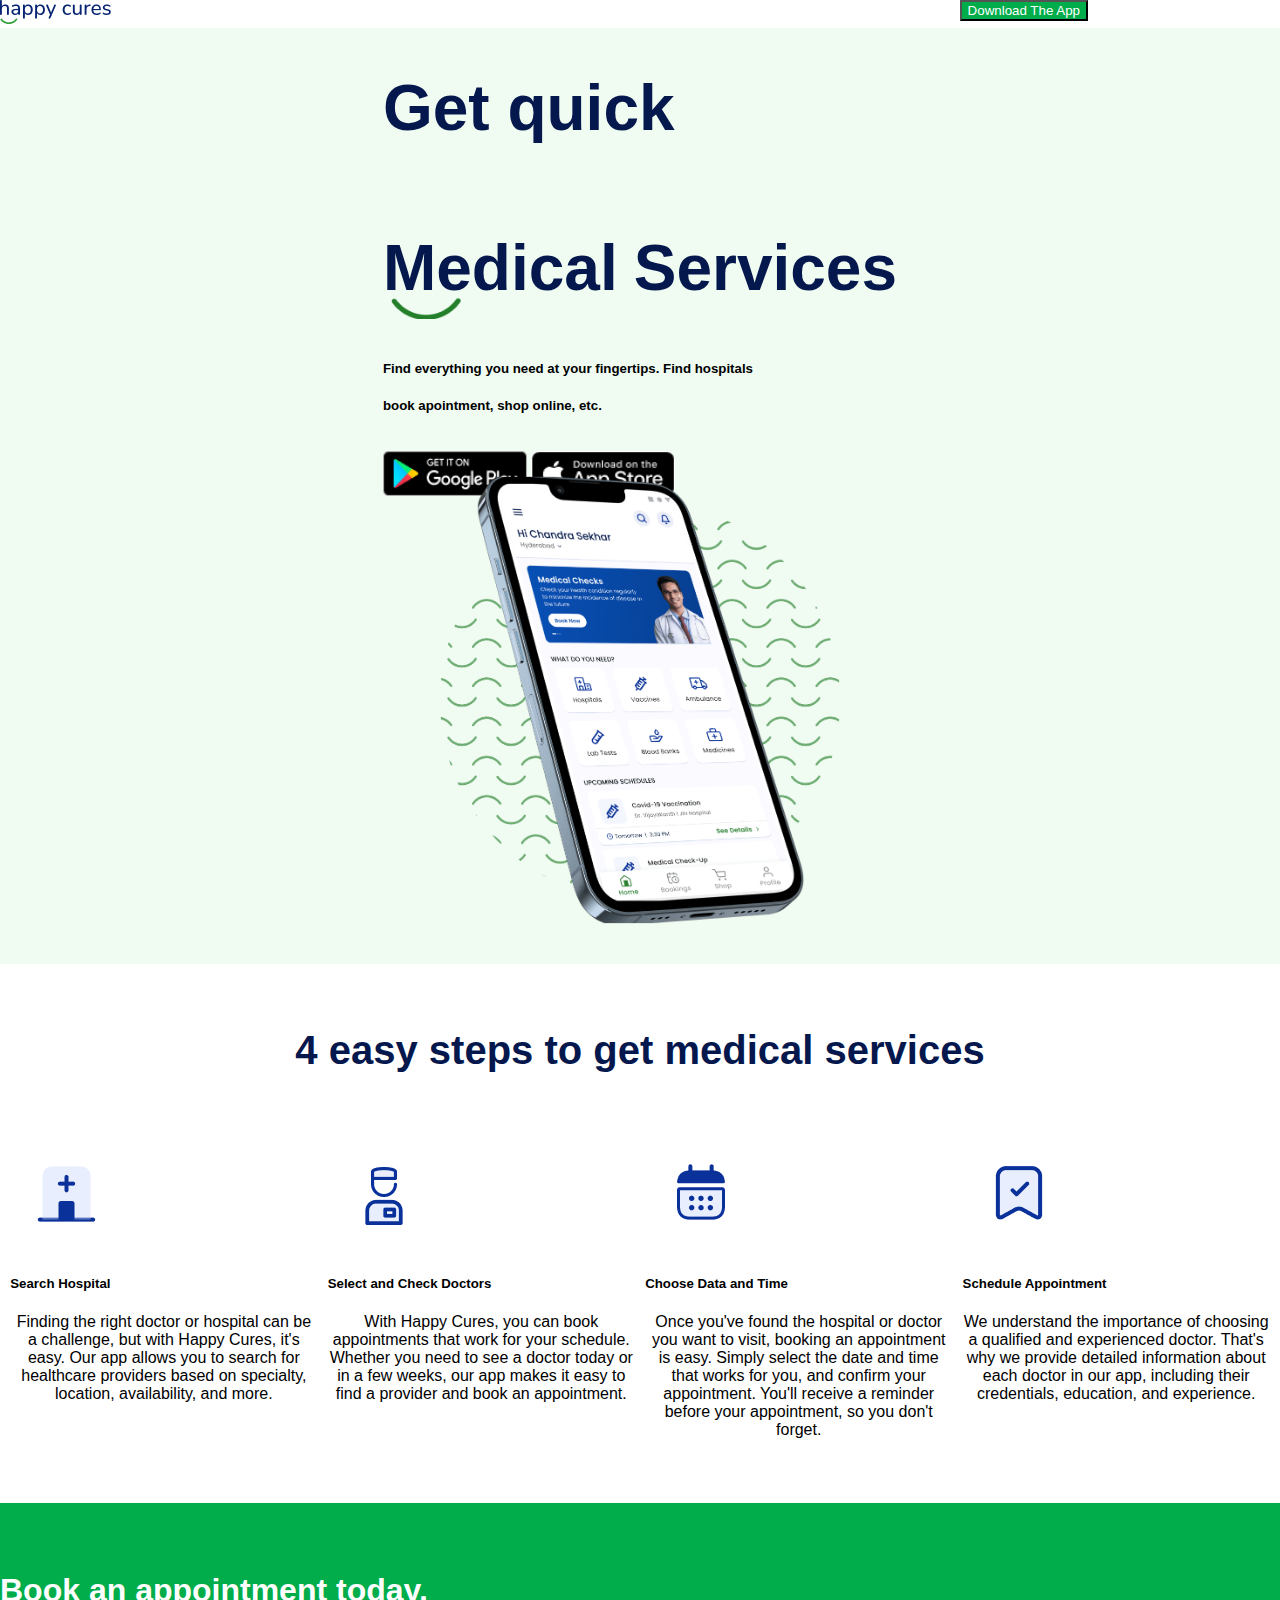
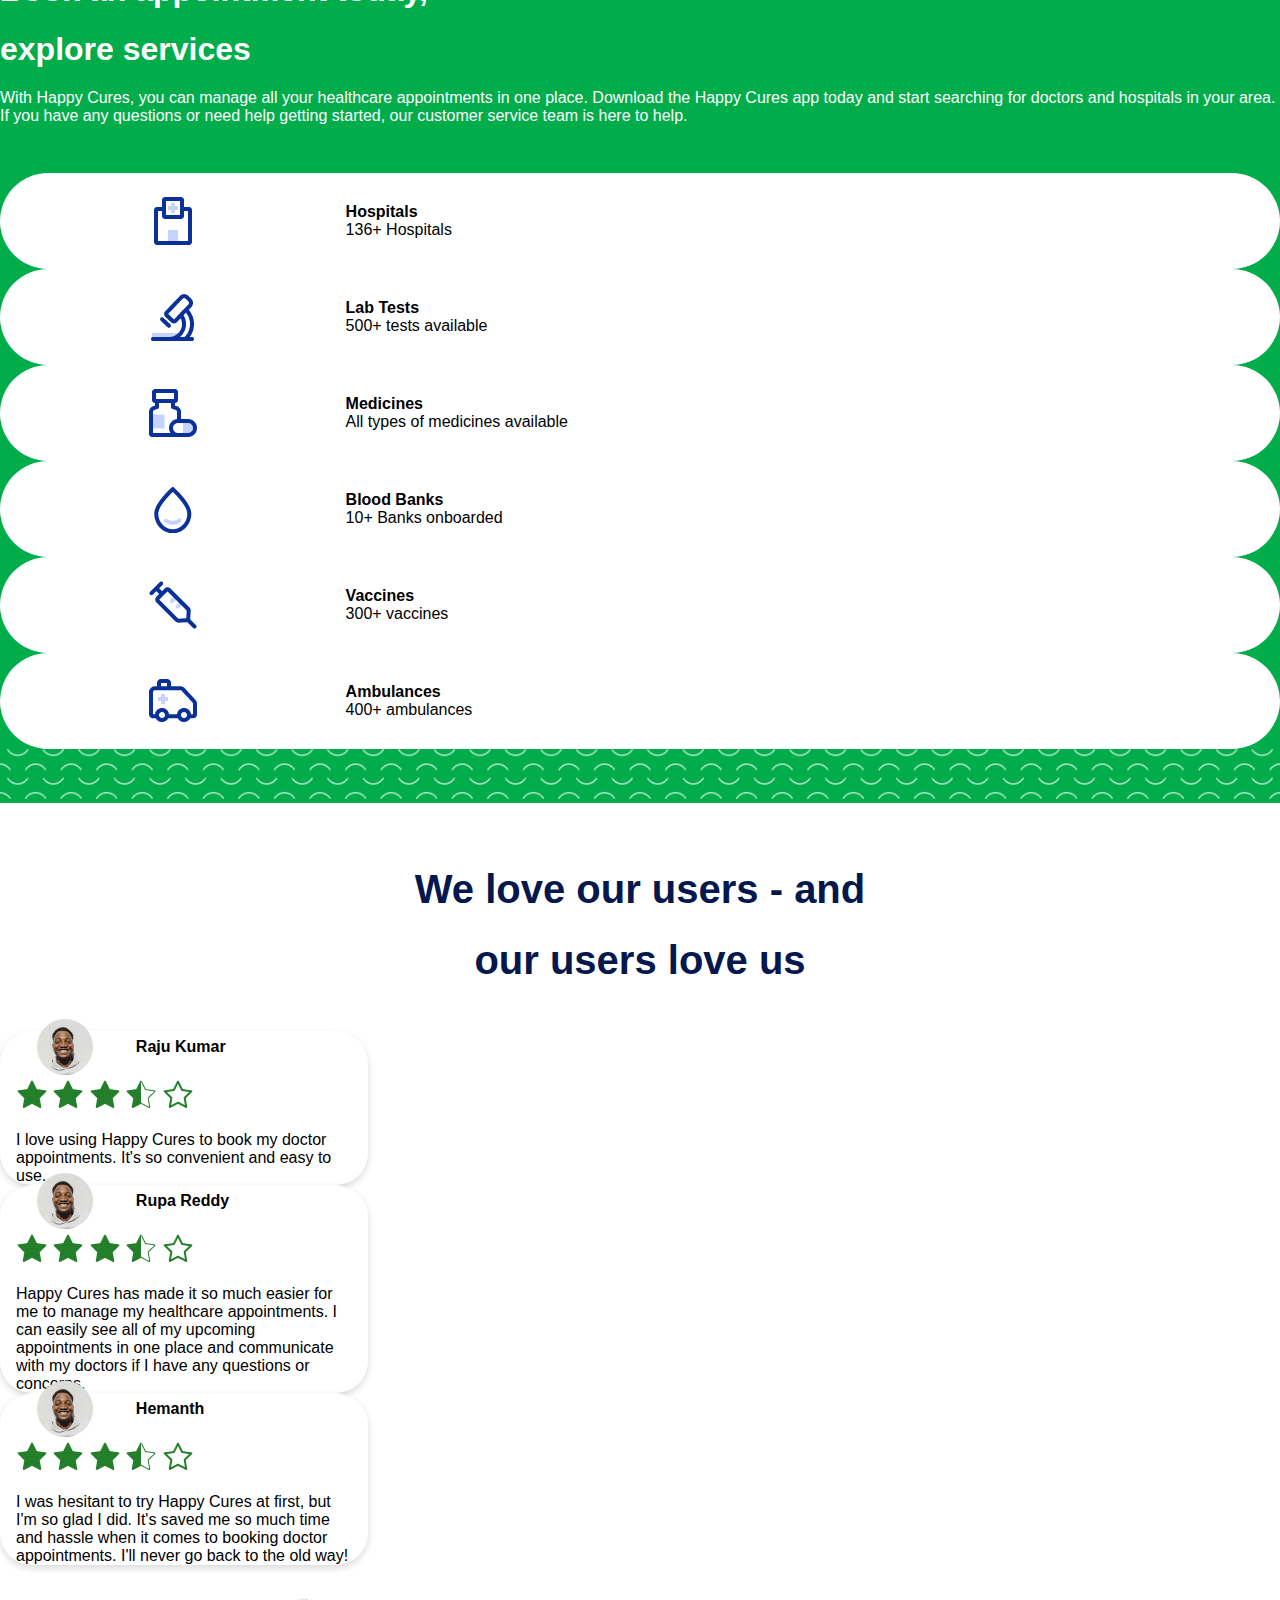
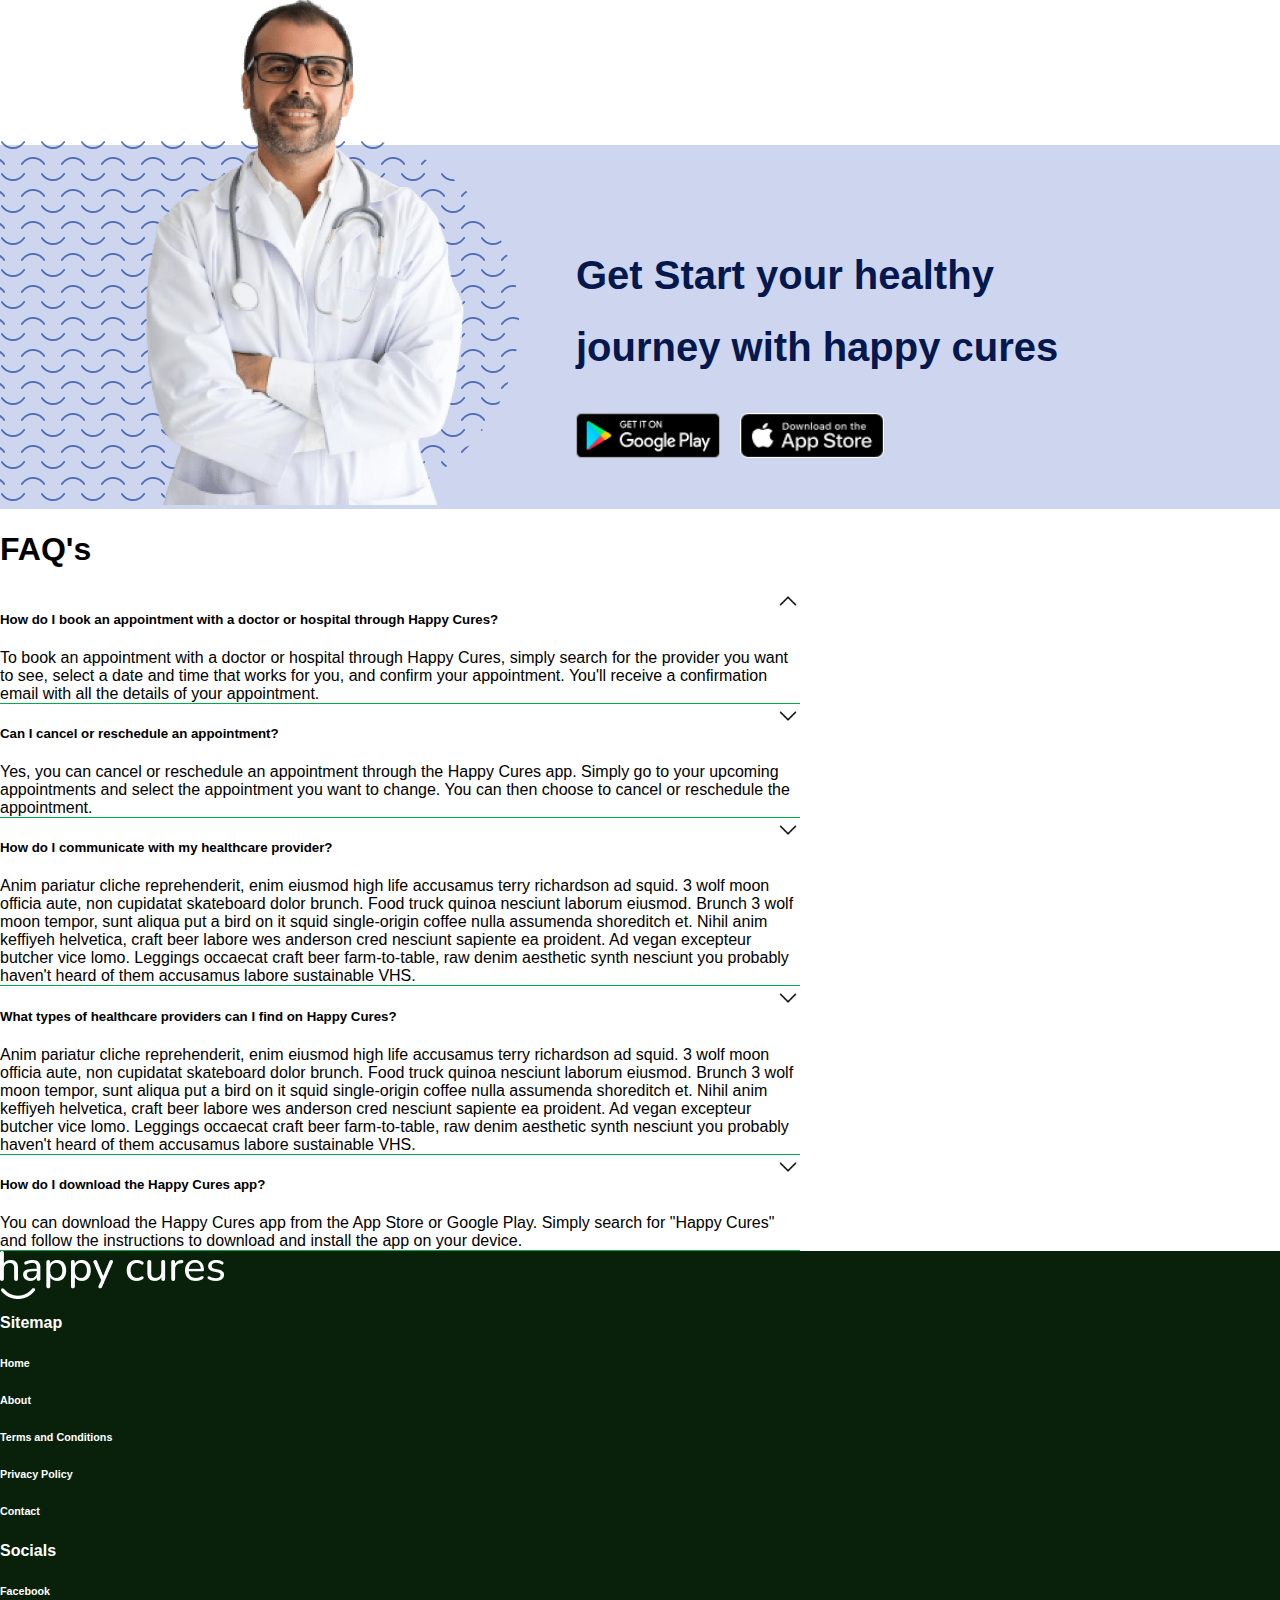
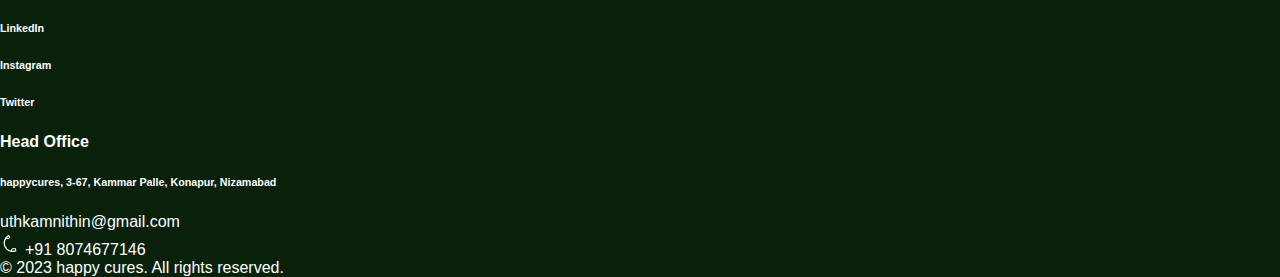
<file: User-Side/HTML/index.html>
<!DOCTYPE html>
<html lang="en">

<head>
    <meta charset="UTF-8">
    <meta http-equiv="X-UA-Compatible" content="IE=edge">
    <meta name="viewport" content="width=device-width, initial-scale=1.0">
    <title>Happy Cures</title>
    <link rel="stylesheet" href="https://cdn.jsdelivr.net/npm/bootstrap@4.6.2/dist/css/bootstrap.min.css"
        integrity="sha384-xOolHFLEh07PJGoPkLv1IbcEPTNtaed2xpHsD9ESMhqIYd0nLMwNLD69Npy4HI+N" crossorigin="anonymous">
    <script src="https://code.jquery.com/jquery-3.6.3.js"
        integrity="sha256-nQLuAZGRRcILA+6dMBOvcRh5Pe310sBpanc6+QBmyVM=" crossorigin="anonymous"></script>
    <script src="https://cdn.jsdelivr.net/npm/bootstrap@4.6.2/dist/js/bootstrap.bundle.min.js"
        integrity="sha384-Fy6S3B9q64WdZWQUiU+q4/2Lc9npb8tCaSX9FK7E8HnRr0Jz8D6OP9dO5Vg3Q9ct"
        crossorigin="anonymous"></script>
    <link rel="stylesheet" href="../CSS/styles.css">
</head>

<body>
    <div class="container-fluid main-container">
        <nav class="navbar navbar-expand-lg bg-light">
            <div class="type-container">

                <a class="navbar-brand" href="#"><img src="../Images/logo.png" alt="" srcset=""></a>

                <div id="navbarTogglerDemo03" style="align-items: center;">
                    <!-- <div class="mr-auto"></div> -->
                    <!-- <ul class="navbar-nav">
                        <li class="nav-item">
                            <button class="btn download-the-app">Download The App</button>
                        </li>
                    </ul> -->
                    <button class="btn download-the-app">Download The App</button>
                </div>

                <!-- <button class="navbar-toggler" type="button" data-toggle="collapse" data-target="#navbarTogglerDemo03"
                    aria-controls="navbarTogglerDemo03" aria-expanded="false" aria-label="Toggle navigation">
                    <img src="../Images/menu.png" style="width: 2rem;" alt="menue icon">
                </button> -->

            </div>
        </nav>

        <div class="container-fluid display-first">
            <div class="row">
                <div class="col-md-6 first-column">
                    <div class="left-content">
                        <div class="main-content">
                            <h1 class="medical-services">Get quick</h1>
                            <div class="medical-services-left">
                                <div style="margin-right: 1rem;">
                                    <h1 class="medical-services" style="margin-bottom: 0;">Medical</h1>
                                    <img src="../Images/ellipse-95@2x.png" style="margin-left: 0.5rem;
                                    width: 4.4rem;
                                    margin-top: -1rem;" alt="" srcset="">
                                </div>
                                <h1 class="medical-services" style="margin-bottom: 0;"> Services</h1>
                            </div>
                        </div>
                        <div>
                            <div class="main-heading-cures">
                                <h5>Find everything you need at your fingertips. Find hospitals</h5>
                                <h5>book apointment, shop online, etc.</h5>
                            </div>
                            <div class="playStore-appStore">
                                <img src="../Images/elements-store-badges.png">
                                <img src="../Images/elements-store-badges-apple.png">
                            </div>
                        </div>
                    </div>
                </div>
                <div class="col-md-6 second-column">
                    <img id="mobile-pattern" src="../Images/pattern@3x.png" alt="" srcset="">
                    <img id="mobile-phone" src="../Images/mobile-app@3x.png" alt="">
                </div>
            </div>
        </div>

        <!-- was container -->
        <div class="">
            <h1 id="four-easy-steps">4 easy steps to get medical services</h1>
            <div class="four-cards-section">
                <div class="card first-cards">
                    <!-- <div class="card-img"></div> -->
                    <img style="padding: 1.5rem;" src="../Images/element-icons-set-01.png" alt="">
                    <h5>Search Hospital</h5>
                    <p>Finding the right doctor or hospital can be a challenge, but with Happy Cures, it's easy. Our app allows you to search for healthcare providers based on specialty, location, availability, and more.</p>
                </div>
                <div class="card first-cards">
                    <!-- <div class="card-img"></div> -->
                    <img style="padding: 1.5rem;" src="../Images/element-icons-set-02.png" alt="">
                    <h5>Select and Check Doctors</h5>
                    <p>With Happy Cures, you can book appointments that work for your schedule. Whether you need to see a doctor today or in a few weeks, our app makes it easy to find a provider and book an appointment.</p>
                </div>
                <div class="card first-cards">
                    <!-- <div class="card-img"></div> -->
                    <img style="padding: 1.5rem;" src="../Images/element-icons-set-03.png" alt="">
                    <h5>Choose Data and Time</h5>
                    <p>Once you've found the hospital or doctor you want to visit, booking an appointment is easy. Simply select the date and time that works for you, and confirm your appointment. You'll receive a reminder before your appointment, so you don't forget.</p>
                </div>
                <div class="card first-cards">
                    <!-- <div class="card-img"></div> -->
                    <img style="padding: 1.5rem;" src="../Images/element-icons-set-04.png" alt="">
                    <h5>Schedule Appointment</h5>
                    <p>We understand the importance of choosing a qualified and experienced doctor. That's why we provide detailed information about each doctor in our app, including their credentials, education, and experience.</p>
                </div>
            </div>
        </div>

        <div class="container-fluid display-last">
            <div class="container">
                <div style="padding: 3rem 0; color: #fff;">
                    <div>
                        <h1>Book an appointment today,</h1>
                        <h1>explore services</h1>
                    </div>
                    <div class="last-patch-p">
                        <!-- <p>Lorem ipsum dolor, sit amet consectetur adipisicing elit. Inventore, sequi maxime incidunt
                            error.</p>
                        <p>sequi maxime incidunt error amet dolor Inventore.</p> -->
                        <p>With Happy Cures, you can manage all your healthcare appointments in one place. Download the Happy Cures app today and start searching for doctors and hospitals in your area. If you have any questions or need help getting started, our customer service team is here to help.</p>
                    </div>
                </div>
                <div class="row" style="min-height: 17rem;">
                    <div class="col-md-4 round-obj-p">
                        <div class="round-obj">
                            <div class="round">
                                <!-- <div class="main-round" style="background-color: #00AD4A;"></div> -->
                                <img src="../Images/element-icons-5.png" alt="" srcset="">
                            </div>
                            <div class="round-content">
                                <h4>Hospitals</h4>
                                <p>136+ Hospitals</p>
                            </div>
                        </div>
                    </div>
                    <div class="col-md-4 round-obj-p">
                        <div class="round-obj">
                            <div class="round">
                                <!-- <div class="main-round"></div> -->
                                <img src="../Images/element-icons-6.png" alt="" srcset="">
                            </div>
                            <div class="round-content">
                                <h4>Lab Tests</h4>
                                <p>500+ tests available</p>
                            </div>
                        </div>
                    </div>
                    <div class="col-md-4 round-obj-p">
                        <div class="round-obj">
                            <div class="round">
                                <!-- <div class="main-round"></div> -->
                                <img src="../Images/element-icons-7.png" alt="" srcset="">
                            </div>
                            <div class="round-content">
                                <h4>Medicines</h4>
                                <p>All types of medicines available</p>
                            </div>
                        </div>
                    </div>
                    <div class="col-md-4 round-obj-p">
                        <div class="round-obj">
                            <div class="round">
                                <!-- <div class="main-round"></div> -->
                                <img src="../Images/element-icons-8.png" alt="" srcset="">
                            </div>
                            <div class="round-content">
                                <h4>Blood Banks</h4>
                                <p>10+ Banks onboarded</p>
                            </div>
                        </div>
                    </div>
                    <div class="col-md-4 round-obj-p">
                        <div class="round-obj">
                            <div class="round">
                                <!-- <div class="main-round"></div> -->
                                <img src="../Images/element-icons-9.png" alt="" srcset="">
                            </div>
                            <div class="round-content">
                                <h4>Vaccines</h4>
                                <p>300+ vaccines</p>
                            </div>
                        </div>
                    </div>
                    <div class="col-md-4 round-obj-p">
                        <div class="round-obj">
                            <div class="round">
                                <!-- <div class="main-round"></div> -->
                                <img src="../Images/element-icons-10.png" alt="" srcset="">
                            </div>
                            <div class="round-content">
                                <h4>Ambulances</h4>
                                <p>400+ ambulances</p>
                            </div>
                        </div>
                    </div>
                </div>
            </div>
            <div style="position: absolute; width: 100%; bottom: 0;">
                <img src="../Images/shapes@2x.png" alt="" srcset="" style="width: 100%;">
            </div>
        </div>

        <!--  -->
        <!--  -->

        <div class="container">
            <h1 id="second-blue-head" style="margin-top: 4rem; text-align: center;">We love our users - and</h1>
            <h1 id="second-blue-head" style="text-align: center; margin-bottom: 3rem;">our users love us</h1>
            <div class="row" style="justify-content: space-around;">
                <div class="card person-card" style="width: 21rem;
                padding: 0 1rem;">
                    <div class="round-second-obj">
                        <!-- <div class="main-round"></div> -->
                        <img src="../Images/element-profile-picture.png" alt="">
                        <div class="round-second-content">
                            <p>Raju Kumar</p>
                        </div>
                    </div>
                    <div class="card-body">
                        <!-- <h5 class="card-title">Card title</h5> -->
                        <div style="padding: 1rem 0;">
                            <img src="../Images/element-icons.png" alt="" srcset="">
                            <img src="../Images/element-icons.png" alt="" srcset="">
                            <img src="../Images/element-icons.png" alt="" srcset="">
                            <img src="../Images/element-icons-half.png" alt="" srcset="">
                            <img src="../Images/element-icons-empty.png" alt="" srcset="">
                        </div>
                        <p class="card-text">I love using Happy Cures to book my doctor appointments. It's so convenient and easy to use.</p>
                    </div>
                </div>
                <div class="card person-card" style="width: 21rem;
                padding: 0 1rem;">
                    <div class="round-second-obj">
                        <!-- <div class="main-round"></div> -->
                        <img src="../Images/element-profile-picture.png" alt="">
                        <div class="round-second-content">
                            <p>Rupa Reddy</p>
                        </div>
                    </div>
                    <div class="card-body">
                        <div style="padding: 1rem 0;">
                            <img src="../Images/element-icons.png" alt="" srcset="">
                            <img src="../Images/element-icons.png" alt="" srcset="">
                            <img src="../Images/element-icons.png" alt="" srcset="">
                            <img src="../Images/element-icons-half.png" alt="" srcset="">
                            <img src="../Images/element-icons-empty.png" alt="" srcset="">
                        </div>
                        <p class="card-text">Happy Cures has made it so much easier for me to manage my healthcare appointments. I can easily see all of my upcoming appointments in one place and communicate with my doctors if I have any questions or concerns.</p>
                    </div>
                </div>
                <div class="card person-card" style="width: 21rem;
                padding: 0 1rem;">
                    <div class="round-second-obj">
                        <!-- <div class="main-round"></div> -->
                        <img src="../Images/element-profile-picture.png" alt="">
                        <div class="round-second-content">
                            <p>Hemanth</p>
                        </div>
                    </div>
                    <div class="card-body">
                        <div style="padding: 1rem 0;">
                            <img src="../Images/element-icons.png" alt="" srcset="">
                            <img src="../Images/element-icons.png" alt="" srcset="">
                            <img src="../Images/element-icons.png" alt="" srcset="">
                            <img src="../Images/element-icons-half.png" alt="" srcset="">
                            <img src="../Images/element-icons-empty.png" alt="" srcset="">
                        </div>
                        <p class="card-text">I was hesitant to try Happy Cures at first, but I'm so glad I did. It's saved me so much time and hassle when it comes to booking doctor appointments. I'll never go back to the old way!</p>
                    </div>
                </div>
            </div>
        </div>

        <div class="row docter-row">
            <div class="docter-banner">
                <div class="docter-img-p">
                    <img src="../Images/graphical-asset.png" alt="" srcset="">
                </div>
                <div class="docter-img-content">
                    <div>
                        <h1 id="second-blue-head" style="margin-top: 4rem;">Get Start your healthy</h1>
                        <h1 id="second-blue-head">journey with happy cures</h1>
                    </div>
                    <div class="playStore-second-appStore">
                        <img src="../Images/elements-store-badges.png" style="margin-right: 1rem;">
                        <img src="../Images/elements-store-badges-apple.png">
                    </div>
                </div>
            </div>
        </div>

        <div class="row faq">
            <h1>FAQ's</h1>
            <div id="accordion">
                <div class="card">
                    <div class="card-header" id="headingOne" onclick="openTheAccord('collapseOne')">
                        <h5 class="mb-0">
                            How do I book an appointment with a doctor or hospital through Happy Cures?  
                        </h5>
                        <img src="../Images/up-arrow.png" alt="" srcset="">
                    </div>

                    <div id="collapseOne" class="collapse show" aria-labelledby="headingOne" data-parent="#accordion">
                        <div class="card-body">
                            To  book an appointment with a doctor or hospital through Happy Cures, simply search for the provider you want to see, select a date and time that works for you, and confirm your appointment. You'll receive a confirmation email with all the details of your appointment.
                        </div>
                    </div>
                </div>
                <div class="card">
                    <div class="card-header" id="headingTwo" onclick="openTheAccord('collapseTwo')">
                        <h5 class="mb-0">
                            Can I cancel or reschedule an appointment?
                        </h5>
                        <img src="../Images/down-arrow.png" alt="" srcset="">
                    </div>
                    <div id="collapseTwo" class="collapse" aria-labelledby="headingTwo" data-parent="#accordion">
                        <div class="card-body">
                            Yes, you can cancel or reschedule an appointment through the Happy Cures app. Simply go to your upcoming appointments and select the appointment you want to change. You can then choose to cancel or reschedule the appointment.
                        </div>
                    </div>
                </div>
                <div class="card">
                    <div class="card-header" id="headingThree" onclick="openTheAccord('collapseThree')">
                        <h5 class="mb-0">
                            How do I communicate with my healthcare provider?
                        </h5>
                        <img src="../Images/down-arrow.png" alt="" srcset="">
                    </div>
                    <div id="collapseThree" class="collapse" aria-labelledby="headingThree" data-parent="#accordion">
                        <div class="card-body">
                            Anim pariatur cliche reprehenderit, enim eiusmod high life accusamus terry richardson ad
                            squid. 3 wolf moon officia aute, non cupidatat skateboard dolor brunch. Food truck quinoa
                            nesciunt laborum eiusmod. Brunch 3 wolf moon tempor, sunt aliqua put a bird on it squid
                            single-origin coffee nulla assumenda shoreditch et. Nihil anim keffiyeh helvetica, craft
                            beer labore wes anderson cred nesciunt sapiente ea proident. Ad vegan excepteur butcher vice
                            lomo. Leggings occaecat craft beer farm-to-table, raw denim aesthetic synth nesciunt you
                            probably haven't heard of them accusamus labore sustainable VHS.
                        </div>
                    </div>
                </div>
                <div class="card">
                    <div class="card-header" id="headingFour" onclick="openTheAccord('collapseFour')">
                        <h5 class="mb-0">
                            What types of healthcare providers can I find on Happy Cures?
                        </h5>
                        <img src="../Images/down-arrow.png" alt="" srcset="">
                    </div>
                    <div id="collapseFour" class="collapse" aria-labelledby="headingFour" data-parent="#accordion">
                        <div class="card-body">
                            Anim pariatur cliche reprehenderit, enim eiusmod high life accusamus terry richardson ad
                            squid. 3 wolf moon officia aute, non cupidatat skateboard dolor brunch. Food truck quinoa
                            nesciunt laborum eiusmod. Brunch 3 wolf moon tempor, sunt aliqua put a bird on it squid
                            single-origin coffee nulla assumenda shoreditch et. Nihil anim keffiyeh helvetica, craft
                            beer labore wes anderson cred nesciunt sapiente ea proident. Ad vegan excepteur butcher vice
                            lomo. Leggings occaecat craft beer farm-to-table, raw denim aesthetic synth nesciunt you
                            probably haven't heard of them accusamus labore sustainable VHS.
                        </div>
                    </div>
                </div>
                <div class="card">
                    <div class="card-header" id="headingFive" onclick="openTheAccord('collapseFive')">
                        <h5 class="mb-0">
                            How do I download the Happy Cures app?
                        </h5>
                        <img src="../Images/down-arrow.png" alt="" srcset="">
                    </div>
                    <div id="collapseFive" class="collapse" aria-labelledby="headingFive" data-parent="#accordion">
                        <div class="card-body">
                            You can download the Happy Cures app from the App Store or Google Play. Simply search for "Happy Cures" and follow the instructions to download and install the app on your device.
                        </div>
                    </div>
                </div>
            </div>

            <!-- <div style="margin-top: 2rem; color: #00AD4A; font-weight: 600;"><a style="cursor: pointer;">View All
                    FAQ's</a></div> -->
        </div>
        <div class="row footer-row">
            <div class="container">
                <div class="row temp-row"></div>
                <div class="row" style="height: 65%;">
                    <div class="col-md-3">
                        <!-- <h1>happy cures</h1> -->
                        <img src="../Images/logo-fff.png" alt="" srcset="">
                    </div>
                    <div class="col-md-3 clickable">
                        <h4 style="margin: .7rem 0 1rem;">Sitemap</h4>
                        <h6>Home</h6>
                        <h6>About</h6>
                        <!-- <h6>Growers</h6>
                        <h6>Merchants</h6> -->
                        <h6 onclick="footerNavigate(this)">Terms and Conditions</h6>
                        <h6 onclick="footerNavigate(this)">Privacy Policy</h6>
                        <h6>Contact</h6>
                    </div>
                    <div class="col-md-3 clickable">
                        <h4 style="margin: .7rem 0 1rem;">Socials</h4>
                        <h6>Facebook</h6>
                        <h6>LinkedIn</h6>
                        <h6>Instagram</h6>
                        <h6>Twitter</h6>
                    </div>
                    <div class="col-md-3">
                        <h4 style="margin: .7rem 0 1rem;">Head Office</h4>
                        <h6>happycures, 3-67, Kammar Palle, Konapur, Nizamabad</h6>
                        <!-- <h4 style="margin-top: 1.7rem;">News Letter</h4>
                        <div style="display: flex;">
                            <input style="width: 100%;
                        background: none;
                        border: none;
                        border-bottom: 1px solid #fff;
                        outline: none;
                        color: #fff;" type="text" placeholder="Enter your email address">
                            <img style="width: 2rem;
                        border-bottom: 1px solid #fff; cursor: pointer;" src="../Images/email@2x.png" alt="">
                        </div> -->
                    </div>
                </div>
                <div class="row" style="height: 25%; justify-content: space-between;">
                    <div class="col-md-3">uthkamnithin@gmail.com</div>
                    <div class="col-md-3"><img src="../Images/phone.png" alt="" srcset="">+91 8074677146</div>
                    <div class="col-md-3">© 2023 happy cures. All rights reserved.</div>
                </div>
            </div>
        </div>
    </div>

    <script>
        const selectMenu = (type) => {
            // let types = ['users', 'doctors'];
            // types.forEach(ele => {
            //     if(ele == type){
            //         $('.' + type).css({
            //             'text-decoration' : 'underline',
            //             'text-underline-position' : 'from-font'
            //         })
            //     }else{
            //         $('.' + type).css({
            //             'text-decoration' : 'none',
            //             'color' : '#000'
            //         })
            //     }
            // })
        }
    </script>
    <script>
        const openTheAccord = (which_accord) => {
            $('#' + which_accord).collapse('show')
        }
    </script>
    <script>
        function footerNavigate(self){
            // if(self.innerHTML == 'Terms and Conditions') location.href = "./termsAndConditions.html";
            // if(self.innerHTML == 'Privacy Policy') location.href = "./privacyPolicy.html";

            if(self.innerHTML == 'Terms and Conditions') window.open('./termsAndConditions.html', '_blank');
            if(self.innerHTML == 'Privacy Policy') window.open('./privacyPolicy.html', '_blank');
            
            // console.log(self);
        }
    </script>
</body>

</html>
</file>
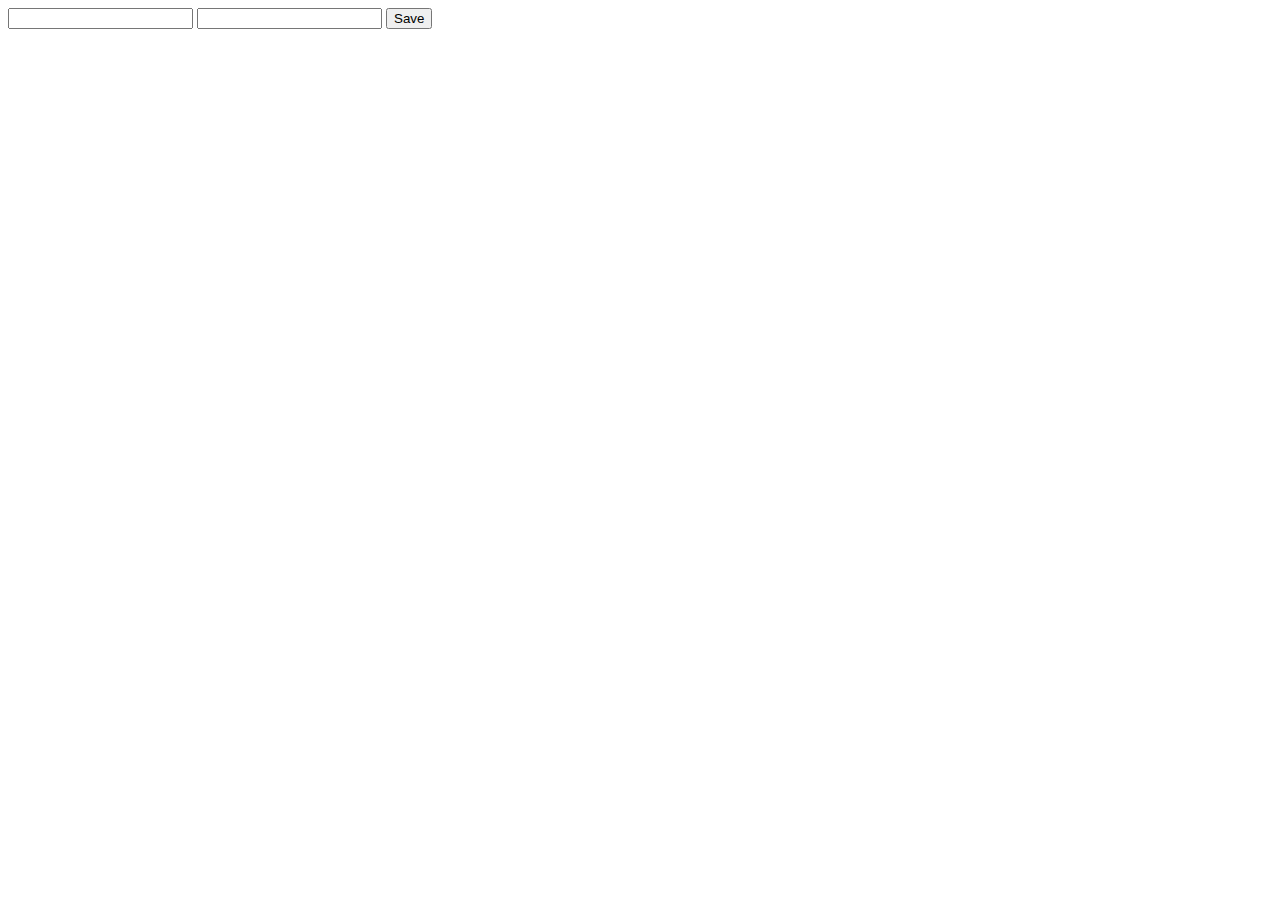
<file: HTML/array_of_array.html>
<!DOCTYPE html>
<html lang="en">
<head>
    <meta charset="UTF-8">
    <meta http-equiv="X-UA-Compatible" content="IE=edge">
    <meta name="viewport" content="width=device-width, initial-scale=1.0">
    <title>Document</title>
</head>
<body>
    <input type="text" name="" id="name">
    <input type="text" name="" id="age">
    <button onclick="onSave();">Save</button>
    <script>
        let arr = [];
        function onSave(){
            let name = document.getElementById('name').value;
            let age = document.getElementById('age').value;
            let new_arr = [
                {
                    "name" : name,
                    "age" : age
                }
            ];
            arr.push(new_arr);
            console.log(arr);
        }
    </script>
</body>
</html>
</file>
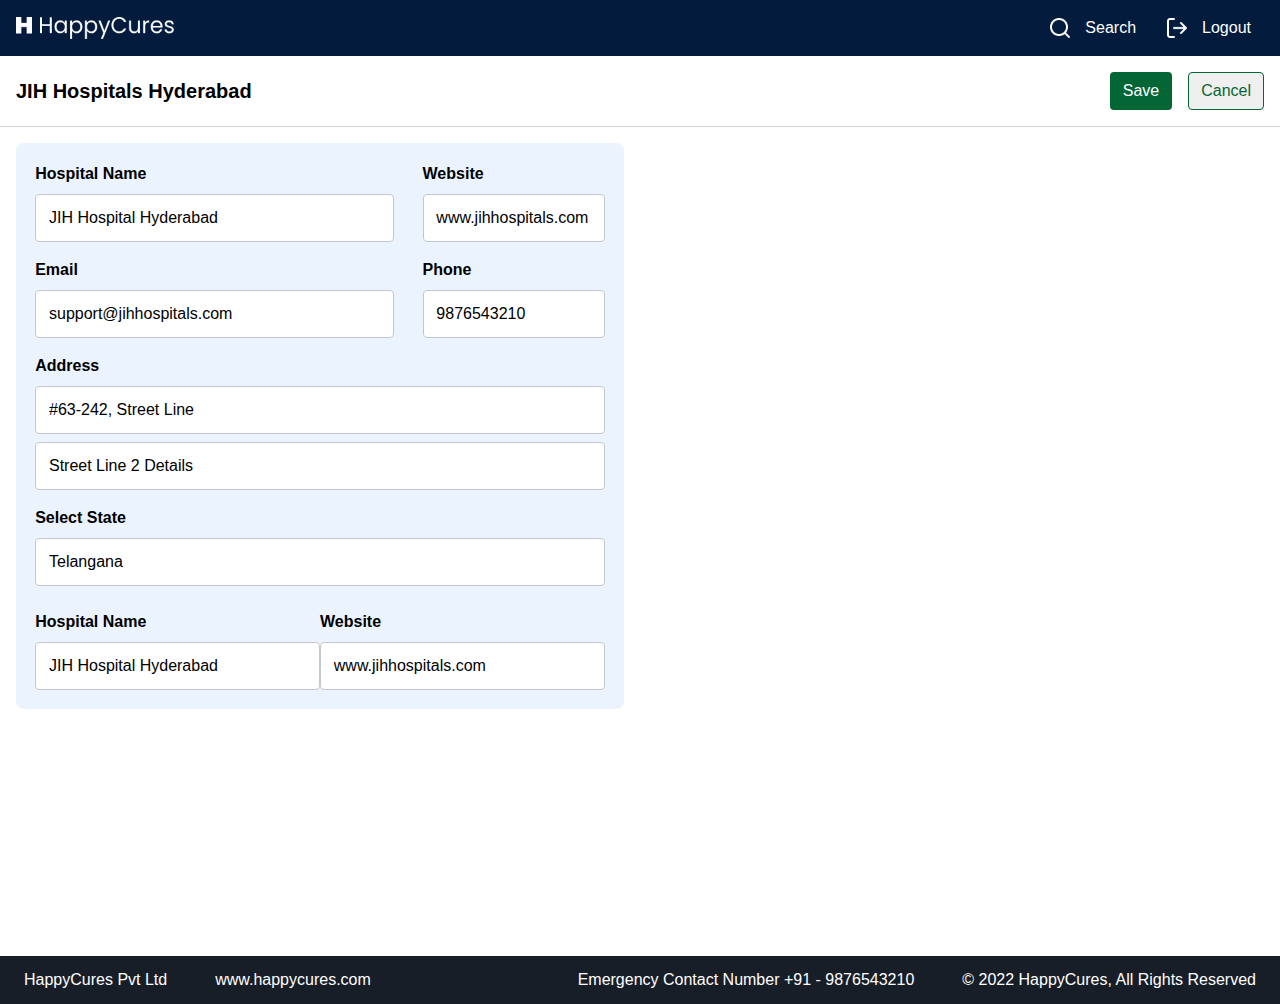
<file: HTML/home.html>
<!DOCTYPE html>
<html lang="en">

<head>
    <meta charset="UTF-8">
    <meta http-equiv="X-UA-Compatible" content="IE=edge">
    <meta name="viewport" content="width=H, initial-scale=1.0">
    <link rel="stylesheet" href="https://cdn.jsdelivr.net/npm/bootstrap@4.0.0/dist/css/bootstrap.min.css"
        integrity="sha384-Gn5384xqQ1aoWXA+058RXPxPg6fy4IWvTNh0E263XmFcJlSAwiGgFAW/dAiS6JXm" crossorigin="anonymous">
    <script src="https://code.jquery.com/jquery-3.6.3.js"
        integrity="sha256-nQLuAZGRRcILA+6dMBOvcRh5Pe310sBpanc6+QBmyVM=" crossorigin="anonymous"></script>
    <script src="https://cdn.jsdelivr.net/npm/popper.js@1.12.9/dist/umd/popper.min.js"
        integrity="sha384-ApNbgh9B+Y1QKtv3Rn7W3mgPxhU9K/ScQsAP7hUibX39j7fakFPskvXusvfa0b4Q"
        crossorigin="anonymous"></script>
    <script src="https://cdn.jsdelivr.net/npm/bootstrap@4.0.0/dist/js/bootstrap.min.js"
        integrity="sha384-JZR6Spejh4U02d8jOt6vLEHfe/JQGiRRSQQxSfFWpi1MquVdAyjUar5+76PVCmYl"
        crossorigin="anonymous"></script>
    <title>HappyCures</title>
    <style>
        /* CSS */
        * {
            font-family: sans-serif;
        }

        body {
            background-color: #ebf3ff;
            margin: 0;
            padding: 0;
            box-sizing: border-box;
            width: 100%;
            min-height: 100vh;
        }

        .container-fluid {
            padding: 0;
            height: 100vh;
            /* position: relative; */
        }

        /* Hopital Management System */
        .hospitalMS-dynamic-content,
        /* .doctorMS-dynamic-content, */
        .configurations-dynamic-content {
            display: none;
        }
    </style>
    <link rel="stylesheet" href="../CSS/header.css">
    <!-- <link rel="stylesheet" href="../CSS/overview_old.css"> -->
    <link rel="stylesheet" href="../CSS/hospitalFullDetails.css">
    <link rel="stylesheet" href="../CSS/overview.css">
    <link rel="stylesheet" href="../CSS/hospital.css">
    <link rel="stylesheet" href="../CSS/doctor.css">
    <link rel="stylesheet" href="../CSS/configuration.css">
    <link rel="stylesheet" href="../CSS/footer.css">
</head>

<body>
    <div class="container-fluid">
        <nav class="navbar navbar-expand-lg">
            <!-- <a class="navbar-brand" href="#">Navbar</a> -->
            <img class="navbar-brand" src="../IMAGES/homePage/Logo_home@3x.png" alt="" srcset="">
            <button class="navbar-toggler" type="button" data-toggle="collapse" data-target="#navbarSupportedContent"
                aria-controls="navbarSupportedContent" aria-expanded="false" aria-label="Toggle navigation">
                <img class="menu-icon" src="../IMAGES/homePage/menu.png" alt="" srcset="">
            </button>

            <div class="collapse navbar-collapse" id="navbarSupportedContent">
                <div class="form-inline my-2 my-lg-0">
                    <input class="search-field mr-sm-2" id="search-field-id" type="search" placeholder="Search"
                        aria-label="Search">
                    <img class="search-icon" id="search-icon-id" src="../IMAGES/homePage/search@3x.png"
                        alt="search icon" srcset="" onclick="enableSearch();">
                    <button class="btn btn-search mr-2">Search</button>
                    <!-- <img class="help-icon" src="../IMAGES/homePage/Help@3x.png" alt="help icon" srcset=""> -->
                    <!-- <img class="alert-icon" src="../IMAGES/homePage/Alert Icon@3x.png" alt=""
                        srcset="notifications icon"> -->
                    
                    <!-- <div class="btn-group dropleft">
                        <button type="button" class="btn btn-secondary dropdown-toggle profile-styles" data-toggle="dropdown" aria-haspopup="true" aria-expanded="false">
                            <img class="profile-icon" src="../IMAGES/homePage/User@3x.png" alt="progile image" srcset="">
                        </button>
                        <div class="dropdown-menu" style="left: -92px;">
                            <a class="dropdown-item" href="#" onclick="happyLogout();">Logout</a>
                        </div>
                    </div> -->
                    <img class="logout-icon ml-2" src="../IMAGES/homePage/logout@3x.png"
                        alt="search icon" srcset="" onclick="happyLogout();">
                    <button class="btn btn-logout" onclick="happyLogout();">Logout</button>
                </div>
            </div>
        </nav>
        <div class="row main-row" style="display: none;">

            <!-- HMS POPUP ALERT -->
            <div class="hms-pop-edit-alert">
                <div class="hms-pop-edit-alert-main">
                    <h6>Edit Page?</h6>
                    <h6 style="color: #626466; font-size: 14px;">All unsaved changes will be removed. Are you sure to
                        proceed?</h6>
                    <div style="float: right; margin-top: 2rem;">
                        <button class="btn popup-cancel" onclick="saveOrClose('popup-cancel')">Cancel</button>
                        <button class="btn popup-save-exit" onclick="saveOrClose('popup-save')">Save & Exit</button>
                    </div>
                </div>
            </div>
            <!-- HMS POPUP ALERT END -->

            <!-- DOCTER BANNER DEACTIVATE ALERT -->
            <div class="doctor-banner-alert">
                <div class="doctor-banner-alert-main">
                    <h6>Deactivate Banner?</h6>
                    <h6 style="color: #626466; font-size: 14px;">The banner image wont be displayed until activated
                        again. Are you sure to deactivate banner?</h6>
                    <div style="float: right; margin-top: 2rem;">
                        <button class="btn popup-cancel" onclick="deactivateBanner('cancel')">Cancel</button>
                        <button class="btn popup-save-exit" onclick="deactivateBanner('deactivate')">Save &
                            Exit</button>
                    </div>
                </div>
            </div>
            <!-- DOCTER BANNER DEACTIVATE END -->

            <!-- RENAME ALERT -->
            <div class="rename-alert">
                <div class="rename-alert-main">
                    <h6>Rename</h6>
                    <div class="input-group">
                        <input type="text" style="color: #626466;" class="form-control" id="basic-url"
                            aria-describedby="basic-addon3" value="CampaignBanner">
                    </div>
                    <div style="display: flex; justify-content: end; margin-top: 2rem;">
                        <button class="btn popup-cancel mr-1" onclick="renameBanner('cancel')">Cancel</button>
                        <button class="btn popup-save-exit ml-1" onclick="renameBanner('rename')">Save &
                            Exit</button>
                    </div>
                </div>
            </div>
            <!-- RENAME ALERT END -->

            <!-- SIDEBAR STARTS -->
            <div class="side-bar">
                <div class="sidebar-items" id="overview" onmouseover="sideHoverIn(this)" onmouseout="sideHoverOut(this)"
                    onclick="sidebarToggle(this);">
                    <div class="side-bar-img">
                        <img style="width: 16px;" src="../IMAGES/homePage/Frame 6@3x.png" alt="">
                    </div>
                    <div class="side-bar-heading">
                        <h6 id="overview-heading">Overview</h6>
                    </div>
                </div>
                <div class="sidebar-items" id="hospitalMS" onmouseover="sideHoverIn(this)"
                    onmouseout="sideHoverOut(this)" onclick="sidebarToggle(this);">
                    <div class="side-bar-img">
                        <img style="width: 16px;" src="../IMAGES/homePage/Frame 4@3x.png" alt="">
                    </div>
                    <div class="side-bar-heading">
                        <h6 id="hospitalMS-heading">Hospital Mangement System</h6>
                    </div>
                </div>
                <!-- <div class="sidebar-items" id="doctorMS" onmouseover="sideHoverIn(this)" onmouseout="sideHoverOut(this)"
                    onclick="sidebarToggle(this);">
                    <div class="side-bar-img">
                        <img style="width: 16px;" src="../IMAGES/homePage/Frame 2@3x.png" alt="">
                    </div>
                    <div class="side-bar-heading">
                        <h6 id="doctorMS-heading">Docter Mangement System</h6>
                    </div>
                </div> -->
                <div class="sidebar-items" id="configurations" onmouseover="sideHoverIn(this)"
                    onmouseout="sideHoverOut(this)" onclick="sidebarToggle(this);">
                    <div class="side-bar-img">
                        <img style="width: 16px;" src="../IMAGES/homePage/configurations@3x.png" alt="">
                    </div>
                    <div class="side-bar-heading">
                        <h6 id="configurations-heading">Configurations</h6>
                    </div>
                </div>
            </div>
            <!-- SIDEBAR ENDS -->

            <div class="main-content">

                <!-- Overview -->
                <div class="overview-dynamic-content">

                    <div class="main-overview">
                        <p>Overview</p>
                        <h3>Overview</h3>
                    </div>

                    <div class="row row-status">
                        <div class="status-card">
                            <div>
                                <img src="../IMAGES/homePage/hospitals@3x.png" alt="" srcset="" style="width: 40px;">
                            </div>
                            <div>
                                <h5 style="font-weight: 600;">246</h5>
                                <h6>Total Hospitals</h6>
                            </div>
                        </div>
                        <div class="status-card">
                            <div>
                                <img src="../IMAGES/homePage/endusers@3x.png" alt="" srcset="" style="width: 40px;">
                            </div>
                            <div>
                                <h5 style="font-weight: 600;">2,609</h5>
                                <h6>Total End Users</h6>
                            </div>
                        </div>
                        <div class="status-card">
                            <div>
                                <img src="../IMAGES/homePage/doctors@3x.png" alt="" srcset="" style="width: 40px;">
                            </div>
                            <div>
                                <h5 style="font-weight: 600;">20,281</h5>
                                <h6>Total Doctors</h6>
                            </div>
                        </div>
                        <div class="status-card">
                            <div>
                                <img src="../IMAGES/homePage/appointments@3x.png" alt="" srcset="" style="width: 40px;">
                            </div>
                            <div>
                                <h5 style="font-weight: 600;">12,638</h5>
                                <h6>Total Appointments</h6>
                            </div>
                        </div>
                    </div>

                    <div class="row row-content">

                        <div class="graph-p">

                            <div class="row graph-parent">
                                <div class="row first-bar">
                                    <div>
                                        <div class="dropdown">
                                            <button type="button" class="btn dropdown-toggle" data-toggle="dropdown"
                                                style="border: 1px solid #d5d5d5">
                                                Appointments Data
                                            </button>
                                            <div class="dropdown-menu">
                                                <!-- <a class="dropdown-item" href="#">Link 1</a> -->
                                            </div>
                                        </div>
                                        <div class="dropdown">
                                            <button type="button" class="btn dropdown-toggle" data-toggle="dropdown"
                                                style="border: 1px solid #d5d5d5">
                                                This Year
                                            </button>
                                            <div class="dropdown-menu">
                                                <!-- <a class="dropdown-item" href="#">2023</a> -->
                                            </div>
                                        </div>
                                    </div>
                                    <div>
                                        <div style="display: flex; align-items: center; margin-right: 1.3rem;">
                                            <div class="bookings_cancellations" id="green"></div>
                                            <h6 style="margin: 0;">Bookings</h6>
                                        </div>
                                        <div style="display: flex; align-items: center;">
                                            <div class="bookings_cancellations" id="red"></div>
                                            <h6 style="margin: 0;">Cancellations</h6>
                                        </div>
                                    </div>
                                </div>
                                <div class="row second-bar">
                                    <img id="chai-chart" src="../IMAGES/homePage/chai-chart.svg" alt="" srcset="">
                                </div>
                            </div>

                        </div>

                        <div class="empty-patches-p">
                            <div class="empty-patches"></div>
                            <div class="empty-patches"></div>
                        </div>

                    </div>
                </div>
                <!-- Overview End -->

                <!-- Hospital Management System -->
                <div class="hospitalMS-dynamic-content">

                    <!-- Hopital View -->
                    <div class="hms-popup-parent" style="display: none;">
                        <!-- HMS POPUP -->
                        <div class="hms-popup">
                            <div class="row first-row">
                                <h5>JIH Hospitals Hyderabad</h5>
                                <div style="width: 12rem;
                                display: flex;
                                align-items: center;
                                justify-content: space-between;">
                                    <button type="button" class="btn hms-edit-btn"
                                        style="padding: 0; background-color: #fff;"
                                        onclick="editHospitalDetails();"><img style="width: 1rem; margin: 0 6px 2px 0;"
                                            src="../IMAGES/homePage/edit@3x.png" alt="" srcset="">Edit</button>
                                    <button type="button" class="btn hms-more-btn"
                                        style="border: 2px solid #068f4b; color: #068f4b; background-color: #fff;">More<img
                                            style="width: 1rem" src="../IMAGES/homePage/Vector@3x.png" alt=""
                                            srcset=""></button>
                                    <img style="width: 24px; cursor: pointer;"
                                        src="../IMAGES/homePage/popup_close@3x.png" alt="" srcset=""
                                        onclick="hmsPopUp('hide');">
                                </div>
                            </div>
                            <div class="row second-row">
                                <div>
                                    <h6>Hospital Name</h6>
                                    <h6>JIH Hospitals Hyderabad</h6>
                                </div>
                                <div>
                                    <h6>Address</h6>
                                    <h6>#63-242, Street Details, Address Line 02, City Name, State Name - 500234</h6>
                                </div>
                            </div>
                            <div class="row third-row">
                                <div>
                                    <h6>Phone</h6>
                                    <h6>+91 - 9876543210</h6>
                                </div>
                                <div
                                    style="width: 1px; border-right: 1px solid #d7dbe0; height: 3.5rem; margin-top: 0.5rem;">
                                </div>
                                <div>
                                    <h6>Email</h6>
                                    <h6>support@jihhospitals.com</h6>
                                </div>
                                <div
                                    style="width: 1px; border-right: 1px solid #d7dbe0; height: 3.5rem; margin-top: 0.5rem;">
                                </div>
                                <div>
                                    <h6>Website</h6>
                                    <h6>www.jihhospitals.com</h6>
                                </div>
                            </div>
                            <div class="row fourth-row">
                                <h6>Picture</h6>
                                <img style="width: 488px;" src="../IMAGES/homePage/Rectangle 16@3x.png" alt=""
                                    srcset="">
                            </div>
                            <div class="row fifth-row">
                                <h6>About Hospital</h6>
                                <h6>Lorem ipsum dolor sit amet, consectetur adipiscing elit. Etiam et libero tincidunt,
                                    facilisis felis sed, mattis purus. Vestibulum quis euismod nunc. In varius quis
                                    nulla sed facilisis. Class aptent taciti sociosqu ad litora torquent per conubia
                                    nostra, per inceptos himenaeos. Nulla posuere consectetur rutrum.</h6>
                            </div>
                            <div class="row sixth-row">
                                <h6>Services Offered</h6>
                                <div style="padding-left: 2rem;">
                                    <div
                                        style="height: 37px; display: flex; align-items: center; border-bottom: solid 0.4px #c4c7cc;">
                                        <div class="blue-dot"></div>
                                        <h6 class="blue-dot-item">Pediatric Intensive Care Unit</h6>
                                    </div>
                                    <div
                                        style="height: 37px; display: flex; align-items: center; border-bottom: solid 0.4px #c4c7cc;">
                                        <div class="blue-dot"></div>
                                        <h6 class="blue-dot-item">Intensive Care Unit</h6>
                                    </div>
                                    <div
                                        style="height: 37px; display: flex; align-items: center; border-bottom: solid 0.4px #c4c7cc;">
                                        <div class="blue-dot"></div>
                                        <h6 class="blue-dot-item">Cardiology Department</h6>
                                    </div>
                                    <div
                                        style="height: 37px; display: flex; align-items: center; border-bottom: solid 0.4px #c4c7cc;">
                                        <div class="blue-dot"></div>
                                        <h6 class="blue-dot-item">Emergency Department</h6>
                                    </div>
                                    <div
                                        style="height: 37px; display: flex; align-items: center; border-bottom: solid 0.4px #c4c7cc;">
                                        <div class="blue-dot"></div>
                                        <h6 class="blue-dot-item">Pediatric Intensive Care Unit</h6>
                                    </div>
                                    <div
                                        style="height: 37px; display: flex; align-items: center; border-bottom: solid 0.4px #c4c7cc;">
                                        <div class="blue-dot"></div>
                                        <h6 class="blue-dot-item">Cardiovascular Intensive Care Unit</h6>
                                    </div>
                                    <div
                                        style="height: 37px; display: flex; align-items: center; border-bottom: solid 0.4px #c4c7cc;">
                                        <div class="blue-dot"></div>
                                        <h6 class="blue-dot-item">Physical Therapy</h6>
                                    </div>
                                </div>
                            </div>
                            <div class="row seventh-row">
                                <h6>Amenities</h6>
                                <div style="padding-left: 1rem; display: flex; flex-wrap: wrap;">
                                    <div class="amenities-btns">
                                        <img style="width: 16px;" src="../IMAGES/homePage/general@3x.png" alt=""
                                            srcset="">
                                        <h6>General</h6>
                                    </div>
                                    <div class="amenities-btns">
                                        <img style="width: 16px;" src="../IMAGES/homePage/emergency@3x.png" alt=""
                                            srcset="">
                                        <h6>Emergency</h6>
                                    </div>
                                    <div class="amenities-btns">
                                        <img style="width: 16px;" src="../IMAGES/homePage/pharmacy@3x.png" alt=""
                                            srcset="">
                                        <h6>Pharmacy</h6>
                                    </div>
                                    <div class="amenities-btns">
                                        <img style="width: 16px;" src="../IMAGES/homePage/ambulance@3x.png" alt=""
                                            srcset="">
                                        <h6>Ambulance</h6>
                                    </div>
                                    <div class="amenities-btns">
                                        <img style="width: 16px;" src="../IMAGES/homePage/advancedLabs@3x.png" alt=""
                                            srcset="">
                                        <h6>Advanced Labs</h6>
                                    </div>
                                    <div class="amenities-btns">
                                        <img style="width: 16px;" src="../IMAGES/homePage/bloodBankFacility@3x.png"
                                            alt="" srcset="">
                                        <h6>Blood Bank Facility</h6>
                                    </div>
                                    <div class="amenities-btns">
                                        <img style="width: 16px;"
                                            src="../IMAGES/homePage/247EmergencyAvailability@3x.png" alt="" srcset="">
                                        <h6>24 x 7 Emergency Availability</h6>
                                    </div>
                                </div>
                            </div>
                        </div>
                        <!-- HMS POPUP END -->
                        <!-- HMS POPUP EDIT -->
                        <div class="hms-popup-edit">
                            <div class="row first-row">
                                <h5>JIH Hospitals Hyderabad</h5>
                                <div style="width: 10rem;
                                display: flex;
                                align-items: center;
                                justify-content: space-between;">
                                    <button type="button" class="btn saveHospital"
                                        onclick="saveOrClose('save')">Save</button>
                                    <button type="button" class="btn cancelHospital"
                                        onclick="saveOrClose('cancel')">Cancel</button>
                                </div>
                            </div>
                            <div class="row second-row">
                                <label>Hospital Name</label>
                                <div class="input-group">
                                    <input type="text" class="form-control" id="basic-url"
                                        aria-describedby="basic-addon3" value="JIH Hospital Hyderabad">
                                </div>
                            </div>
                            <div class="row third-row">
                                <label>Address</label>
                                <div class="input-group">
                                    <input type="text" class="form-control" id="basic-url"
                                        aria-describedby="basic-addon3" value="#63-242, Street Line">
                                </div>
                                <div class="input-group mt-2">
                                    <input type="text" class="form-control" id="basic-url"
                                        aria-describedby="basic-addon3" value="Street Line 2 Details">
                                </div>
                            </div>
                            <div class="row fourth-row">
                                <div class="input-group">
                                    <div class="dropdown" style="flex: 1;">
                                        <label>Select State</label>
                                        <button class="btn dropdown-toggle" type="button" id="dropdownMenuButton"
                                            data-toggle="dropdown" aria-haspopup="true" aria-expanded="false" style="width: 100%;
                                            display: flex;
                                            justify-content: space-between;
                                            align-items: center;
                                            font-size: 14px;
                                            color: #495057;">
                                            Telangana
                                        </button>
                                        <div class="dropdown-menu" aria-labelledby="dropdownMenuButton">
                                            <a class="dropdown-item" href="#">Andhra Pradesh</a>
                                            <a class="dropdown-item active" href="#">Telangana</a>
                                            <a class="dropdown-item" href="#">Karnataka</a>
                                        </div>
                                    </div>
                                    <div style="flex: 1; margin: 0 0.2rem;">
                                        <label>Enter City</label>
                                        <input type="text" class="form-control" id="basic-url" style="font-size: 14px;"
                                            aria-describedby="basic-addon3" value="Hyderabad">
                                    </div>
                                    <div style="flex: 1;">
                                        <label>Enter Pin Code</label>
                                        <input type="text" class="form-control" id="basic-url" style="font-size: 14px;"
                                            aria-describedby="basic-addon3" value="500234">
                                    </div>
                                </div>
                            </div>
                            <div class="row fifth-row">
                                <div class="input-group">
                                    <div style="flex: 1;">
                                        <label>Phone</label>
                                        <input type="text" class="form-control" id="basic-url" style="font-size: 14px;"
                                            aria-describedby="basic-addon3" value="9876543210">
                                    </div>
                                    <div style="flex: 1; margin: 0 0.2rem;">
                                        <label>Email</label>
                                        <input type="text" class="form-control" id="basic-url" style="font-size: 14px;"
                                            aria-describedby="basic-addon3" value="support@jihhospitals.com">
                                    </div>
                                    <div style="flex: 1;">
                                        <label>Website</label>
                                        <input type="text" class="form-control" id="basic-url" style="font-size: 14px;"
                                            aria-describedby="basic-addon3" value="www.jihhospitals.com">
                                    </div>
                                </div>
                            </div>
                            <div class="row sixth-row">
                                <h5>Picture</h5>
                                <div style="position: relative; width: 488px;">
                                    <img src="../IMAGES/homePage/Image_edit@3x.png" alt="" srcset=""
                                        style="width: 40px; position: absolute; right: 8px; top: 8px; cursor: pointer;">
                                    <img src="../IMAGES/homePage/Rectangle 16@3x.png" alt="" srcset=""
                                        style="width: 488px;">
                                </div>
                            </div>
                            <div class="row seventh-row">
                                <h5>Picture</h5>
                                <div
                                    style="padding: 1rem; font-size: 14px; border: 1px solid #d7dbe0; border-radius: .3rem; color: #626466;">
                                    Lorem ipsum dolor sit amet, consectetur adipiscing elit. Etiam et libero tincidunt,
                                    facilisis felis sed, mattis purus. Vestibulum quis euismod nunc. In varius quis
                                    nulla sed facilisis. Class aptent taciti sociosqu ad litora torquent per conubia
                                    nostra, per inceptos himenaeos. Nulla posuere consectetur rutrum.
                                </div>
                            </div>
                            <div class="row eight-row">
                                <h5>Services Offered</h5>
                                <div style="padding-left: 2rem;">
                                    <div
                                        style="height: 37px; display: flex; align-items: center; border-bottom: solid 0.4px #c4c7cc;">
                                        <input class="green-checkboxes" type="checkbox" name="" id=""
                                            style="margin-right: .5rem;" checked>
                                        <h6 class="check-box-item">Pediatric Intensive Care Unit</h6>
                                    </div>
                                    <div
                                        style="height: 37px; display: flex; align-items: center; border-bottom: solid 0.4px #c4c7cc;">
                                        <input class="green-checkboxes" type="checkbox" name="" id=""
                                            style="margin-right: .5rem;" checked>
                                        <h6 class="check-box-item">Intensive Care Unit</h6>
                                    </div>
                                    <div
                                        style="height: 37px; display: flex; align-items: center; border-bottom: solid 0.4px #c4c7cc;">
                                        <input class="green-checkboxes" type="checkbox" name="" id=""
                                            style="margin-right: .5rem;" checked>
                                        <h6 class="check-box-item">Cardiology Department</h6>
                                    </div>
                                    <div
                                        style="height: 37px; display: flex; align-items: center; border-bottom: solid 0.4px #c4c7cc;">
                                        <input class="green-checkboxes" type="checkbox" name="" id=""
                                            style="margin-right: .5rem;">
                                        <h6 class="check-box-item">Emergency Department</h6>
                                    </div>
                                    <div
                                        style="height: 37px; display: flex; align-items: center; border-bottom: solid 0.4px #c4c7cc;">
                                        <input class="green-checkboxes" type="checkbox" name="" id=""
                                            style="margin-right: .5rem;" checked>
                                        <h6 class="check-box-item">Pediatric Intensive Care Unit</h6>
                                    </div>
                                    <div
                                        style="height: 37px; display: flex; align-items: center; border-bottom: solid 0.4px #c4c7cc;">
                                        <input class="green-checkboxes" type="checkbox" name="" id=""
                                            style="margin-right: .5rem;" checked>
                                        <h6 class="check-box-item">Cardiovascular Intensive Care Unit</h6>
                                    </div>
                                    <div
                                        style="height: 37px; display: flex; align-items: center; border-bottom: solid 0.4px #c4c7cc;">
                                        <input class="green-checkboxes" type="checkbox" name="" id=""
                                            style="margin-right: .5rem;">
                                        <h6 class="check-box-item">Physical Therapy</h6>
                                    </div>
                                </div>
                            </div>
                            <div class="row ninth-row">
                                <h5>Amenities</h5>
                                <div style="padding-left: 2rem;">
                                    <div
                                        style="height: 37px; display: flex; align-items: center; border-bottom: solid 0.4px #c4c7cc;">
                                        <input class="green-checkboxes" type="checkbox" name="" id=""
                                            style="margin-right: .5rem;" checked>
                                        <img style="width: 16px; margin-right: 0.2rem;"
                                            src="../IMAGES/homePage/general@3x.png" alt="" srcset="">
                                        <h6 class="check-box-item">General</h6>
                                    </div>
                                    <div
                                        style="height: 37px; display: flex; align-items: center; border-bottom: solid 0.4px #c4c7cc;">
                                        <input class="green-checkboxes" type="checkbox" name="" id=""
                                            style="margin-right: .5rem;" checked>
                                        <img style="width: 16px; margin-right: 0.2rem;"
                                            src="../IMAGES/homePage/emergency@3x.png" alt="" srcset="">
                                        <h6 class="check-box-item">Emergency</h6>
                                    </div>
                                    <div
                                        style="height: 37px; display: flex; align-items: center; border-bottom: solid 0.4px #c4c7cc;">
                                        <input class="green-checkboxes" type="checkbox" name="" id=""
                                            style="margin-right: .5rem;" checked>
                                        <img style="width: 16px; margin-right: 0.2rem;"
                                            src="../IMAGES/homePage/pharmacy@3x.png" alt="" srcset="">
                                        <h6 class="check-box-item">Pharmacy</h6>
                                    </div>
                                    <div
                                        style="height: 37px; display: flex; align-items: center; border-bottom: solid 0.4px #c4c7cc;">
                                        <input class="green-checkboxes" type="checkbox" name="" id=""
                                            style="margin-right: .5rem;" checked>
                                        <img style="width: 16px; margin-right: 0.2rem;"
                                            src="../IMAGES/homePage/ambulance@3x.png" alt="" srcset="">
                                        <h6 class="check-box-item">Ambulance</h6>
                                    </div>
                                    <div
                                        style="height: 37px; display: flex; align-items: center; border-bottom: solid 0.4px #c4c7cc;">
                                        <input class="green-checkboxes" type="checkbox" name="" id=""
                                            style="margin-right: .5rem;" checked>
                                        <img style="width: 16px; margin-right: 0.2rem;"
                                            src="../IMAGES/homePage/advancedLabs@3x.png" alt="" srcset="">
                                        <h6 class="check-box-item">Advanced Labs</h6>
                                    </div>
                                    <div
                                        style="height: 37px; display: flex; align-items: center; border-bottom: solid 0.4px #c4c7cc;">
                                        <input class="green-checkboxes" type="checkbox" name="" id=""
                                            style="margin-right: .5rem;" checked>
                                        <img style="width: 16px; margin-right: 0.2rem;"
                                            src="../IMAGES/homePage/bloodBankFacility@3x.png" alt="" srcset="">
                                        <h6 class="check-box-item">Blood Bank Facility</h6>
                                    </div>
                                    <div
                                        style="height: 37px; display: flex; align-items: center; border-bottom: solid 0.4px #c4c7cc;">
                                        <input class="green-checkboxes" type="checkbox" name="" id=""
                                            style="margin-right: .5rem;">
                                        <img style="width: 16px; margin-right: 0.2rem;"
                                            src="../IMAGES/homePage/247EmergencyAvailability@3x.png" alt="" srcset="">
                                        <h6 class="check-box-item">24 x 7 Emergency Availability</h6>
                                    </div>
                                </div>
                            </div>
                        </div>
                        <!-- HMS POPUP EDIT END -->
                    </div>

                    <div class="main-hospitalMS">
                        <div>
                            <p style="cursor: pointer;" onclick="sidebarToggle('overview')">Overview</p>
                            <span>/</span>
                            <p>Hospital Management System</p>
                        </div>
                        <h3>Hospital Management System</h3>
                    </div>
                    <div class="row hospital-row">
                        <div class="dropdown">
                            <h6 id="sort-by">Sort By : </h6>
                            <button type="button" class="btn dropdown-toggle" data-toggle="dropdown">
                                Hospital ID
                            </button>
                            <div class="dropdown-menu">
                                <a class="dropdown-item" id="hms-item-1" href="#" onmouseover="dropHoverIn(this)"
                                    onmouseout="dropHoverOut(this)">Hospital ID</a>
                                <a class="dropdown-item" id="hms-item-2" href="#" onmouseover="dropHoverIn(this)"
                                    onmouseout="dropHoverOut(this)">Hospital ID</a>
                            </div>
                        </div>
                        <div class="right-items-hms">
                            <img style="cursor: pointer; width: 24px;" src="../IMAGES/homePage/hms_search@3x.png" alt=""
                                srcset="">
                            <img style="cursor: pointer; width: 24px;" src="../IMAGES/homePage/Filters@3x.png" alt=""
                                srcset="">
                            <button type="button" class="btn btn-success" style="min-height: 2.4rem;
                            width: 11rem;
                            display: flex;
                            justify-content: center;
                            align-items: center;"><img style="width: 24px;" src="../IMAGES/homePage/add_hms@3x.png"
                                    alt="" srcset=""><span>Add New Hospital</span></button>
                        </div>
                    </div>
                    <div class="row hospital-content">
                        <div class="hms-table-content"></div>
                    </div>

                    <!-- Hospital View -->
                    <div class="hospital-full-view">
                        <div class="hospital-view">
                            <div>
                                <div>
                                    <p style="cursor: pointer;" onclick="sidebarToggle('overview')">Overview</p>
                                    <span>/</span>
                                    <p style="cursor: pointer;" onclick="sidebarToggle('hospitalMS')">Hospital
                                        Management System</p>
                                    <span>/</span>
                                    <p>JIH Hospitals Hyderabad</p>
                                </div>
                                <h3>Hospital Management System</h3>
                            </div>
                            <div>
                                <!-- <button type="button" class="btn">More</button> -->
                                <button type="button" class="btn hms-more-btn"
                                    style="border: 2px solid #068f4b; color: #068f4b; background-color: #fff; width: 6rem;">More<img
                                        style="width: 1rem; margin-left: 1rem;" src="../IMAGES/homePage/Vector@3x.png"
                                        alt="" srcset=""></button>
                            </div>
                        </div>
                        <div class="hospital-view-content">
                            <div class="row first-row">
                                <div class="first-section-first">
                                    <div class="row row-items">
                                        <div class="row-item">
                                            <div style="width: 30%; height: 100%;">
                                                <img src="../IMAGES/homePage/Total Appointments@3x.png" alt="" srcset=""
                                                    style="width: 40px;">
                                            </div>
                                            <div style="width: 70%; height: 100%;">
                                                <h5 style="font-weight: 600;">1,048</h5>
                                                <h6>Total Appointments</h6>
                                            </div>
                                        </div>
                                        <div class="row-item">
                                            <div style="width: 30%; height: 100%;">
                                                <img src="../IMAGES/homePage/Completed Icon@3x.png" alt="" srcset=""
                                                    style="width: 40px;">
                                            </div>
                                            <div style="width: 70%; height: 100%;">
                                                <h5 style="font-weight: 600;">848</h5>
                                                <h6>Completed</h6>
                                            </div>
                                        </div>
                                        <div class="row-item">
                                            <div style="width: 30%; height: 100%;">
                                                <img src="../IMAGES/homePage/Cancel Icon@3x.png" alt="" srcset=""
                                                    style="width: 40px;">
                                            </div>
                                            <div style="width: 70%; height: 100%;">
                                                <h5 style="font-weight: 600;">212</h5>
                                                <h6>Cancelled</h6>
                                            </div>
                                        </div>
                                    </div>
                                    <div class="row row-items">
                                        <div class="row-item">
                                            <div style="width: 30%; height: 100%;">
                                                <img src="../IMAGES/homePage/Treatement Icon@3x.png" alt="" srcset=""
                                                    style="width: 40px;">
                                            </div>
                                            <div style="width: 70%; height: 100%;">
                                                <h5 style="font-weight: 600;">640</h5>
                                                <h6>Gerneral Treatements</h6>
                                            </div>
                                        </div>
                                        <div class="row-item">
                                            <div style="width: 30%; height: 100%;">
                                                <img src="../IMAGES/homePage/Operation Icon@3x.png" alt="" srcset=""
                                                    style="width: 40px;">
                                            </div>
                                            <div style="width: 70%; height: 100%;">
                                                <h5 style="font-weight: 600;">208</h5>
                                                <h6>Operations</h6>
                                            </div>
                                        </div>
                                        <div class="row-item">
                                            <div style="width: 30%; height: 100%;">
                                                <img src="../IMAGES/homePage/Patients@3x.png" alt="" srcset=""
                                                    style="width: 40px;">
                                            </div>
                                            <div style="width: 70%; height: 100%;">
                                                <h5 style="font-weight: 600;">504</h5>
                                                <h6>New Patients</h6>
                                            </div>
                                        </div>
                                    </div>
                                </div>
                                <div class="first-section-second">
                                    <div class="row-item" style="background-color: #08b760;">
                                        <div>
                                            <div class="btn-group">
                                                <button type="button" class="btn dropdown-toggle" data-toggle="dropdown"
                                                    aria-haspopup="true" aria-expanded="false" style="width: 128px;
                                                    background-color: #d6ffeb;
                                                    color: #05753d;
                                                    font-size: 1.1rem;
                                                    display: flex;
                                                    justify-content: space-between;
                                                    align-items: center;">
                                                    2022
                                                </button>
                                                <div class="dropdown-menu">
                                                    <a class="dropdown-item" href="#">2022</a>
                                                </div>
                                            </div>
                                        </div>
                                        <div>
                                            <img src="../IMAGES/homePage/indian_paise@3x.png" alt="" srcset=""
                                                style="width: 26px;">
                                        </div>
                                        <div>
                                            <h5 style="font-weight: 600; color: #ebfff5;">5.60 L</h5>
                                            <h6 style="font-size: 14px; color: #ebfff5;">Total Earnings</h6>
                                        </div>
                                    </div>
                                </div>
                            </div>
                            <div class="row second-row">
                                <div class="second-section-first">
                                    <div class="row-item">
                                        <div class="row one-row">
                                            <div>
                                                <h6 style="font-weight: 600;">Hospital Details</h6>
                                            </div>
                                            <div>
                                                <img src=" ../IMAGES/homePage/edit_black@3x.png" alt=""
                                                    style="cursor: pointer; width: 18.2px;">
                                                <img src="../IMAGES/homePage/left_menu@3x.png" alt="" style="cursor: pointer; width: 18.2px; margin-left: 1.2rem;
                                                    ">
                                            </div>
                                        </div>
                                        <div class="row two-row">
                                            <div class="two-row-left">
                                                <div>
                                                    <h6 style="font-size: 14px; font-weight: 600;">Hospital Name</h6>
                                                    <h6 style="font-size: 14px; color: #626466;">JIH Hospitals Hyderabad
                                                    </h6>
                                                </div>
                                                <div>
                                                    <h6 style="font-size: 14px; font-weight: 600;">Address</h6>
                                                    <h6 style="font-size: 14px; color: #626466;">#63-242, Street
                                                        Details, Address Line
                                                        02, City Name, State Name
                                                        - 500234</h6>
                                                </div>
                                            </div>
                                            <div style="display: flex;
                                            align-items: center;">
                                                <img src="../IMAGES/homePage/Rectangle 16@3x.png" alt="" srcset=""
                                                    style="width: 100%;
                                                    padding: 1rem;
                                                    height: 100%;;
                                                    object-fit: cover;">
                                            </div>
                                        </div>
                                        <div class="row three-row">
                                            <div>
                                                <h6 style="font-size: 14px; font-weight: 600;">Phone</h6>
                                                <h6 style="font-size: 14px; color:#05753d; text-decoration: underline;">
                                                    +91 - 9876543210</h6>
                                            </div>
                                            <div>
                                                <h6 style="font-size: 14px; font-weight: 600;">Email</h6>
                                                <h6 style="font-size: 14px; color:#05753d; text-decoration: underline;">
                                                    JIH Hospitals Hyderabad</h6>
                                            </div>
                                            <div>
                                                <h6 style="font-size: 14px; font-weight: 600;">Website</h6>
                                                <h6 style="font-size: 14px; color:#05753d; text-decoration: underline;">
                                                    www.jihhospitals.com</h6>
                                            </div>
                                        </div>
                                        <div class="row four-row">
                                            <h6 style="font-size: 14px; font-weight: 600;">About Hospital</h6>
                                            <h6 style="font-size: 14px; color: #626466;">Lorem ipsum dolor sit amet,
                                                consectetur
                                                adipiscing elit. Etiam et libero tincidunt, facilisis felis sed, mattis
                                                purus. Vestibulum quis euismod nunc. In varius quis nulla sed facilisis.
                                            </h6>
                                        </div>
                                        <div class="row five-row">
                                            <div class="services-offered">
                                                <h6 style="font-size: 14px; font-weight: 600;">Services Offered</h6>
                                                <div>
                                                    <div class="blue-dot"></div>
                                                    <h6 style="font-size: 14px; color: #626466;">Pediatric Intensive
                                                        Care Unit</h6>
                                                </div>
                                                <div>
                                                    <div class="blue-dot"></div>
                                                    <h6 style="font-size: 14px; color: #626466;">Intensive Care Unit
                                                    </h6>
                                                </div>
                                                <div>
                                                    <div class="blue-dot"></div>
                                                    <h6 style="font-size: 14px; color: #626466;">Cardiology Department
                                                    </h6>
                                                </div>
                                                <div>
                                                    <div class="blue-dot"></div>
                                                    <h6 style="font-size: 14px; color: #626466;">Emergency Department
                                                    </h6>
                                                </div>
                                                <div>
                                                    <div class="blue-dot"></div>
                                                    <h6 style="font-size: 14px; color: #626466;">Pediatric Intensive
                                                        Care Unit</h6>
                                                </div>
                                                <div>
                                                    <div class="blue-dot"></div>
                                                    <h6 style="font-size: 14px; color: #626466;">Cardiovascular
                                                        Intensive Care Unit</h6>
                                                </div>
                                                <div>
                                                    <div class="blue-dot"></div>
                                                    <h6 style="font-size: 14px; color: #626466;">Physical Therapy</h6>
                                                </div>
                                            </div>
                                            <div>
                                                <h6 style="font-size: 14px; font-weight: 600;">Amenties</h6>
                                                <div style="display: flex; flex-wrap: wrap;">
                                                    <div class="amenities-btns">
                                                        <img style="width: 16px;"
                                                            src="../IMAGES/homePage/general@3x.png" alt="" srcset="">
                                                        <h6>General</h6>
                                                    </div>
                                                    <div class="amenities-btns">
                                                        <img style="width: 16px;"
                                                            src="../IMAGES/homePage/emergency@3x.png" alt="" srcset="">
                                                        <h6>Emergency</h6>
                                                    </div>
                                                    <div class="amenities-btns">
                                                        <img style="width: 16px;"
                                                            src="../IMAGES/homePage/pharmacy@3x.png" alt="" srcset="">
                                                        <h6>Pharmacy</h6>
                                                    </div>
                                                    <div class="amenities-btns">
                                                        <img style="width: 16px;"
                                                            src="../IMAGES/homePage/ambulance@3x.png" alt="" srcset="">
                                                        <h6>Ambulance</h6>
                                                    </div>
                                                    <div class="amenities-btns">
                                                        <img style="width: 16px;"
                                                            src="../IMAGES/homePage/advancedLabs@3x.png" alt=""
                                                            srcset="">
                                                        <h6>Advanced Labs</h6>
                                                    </div>
                                                    <div class="amenities-btns">
                                                        <img style="width: 16px;"
                                                            src="../IMAGES/homePage/bloodBankFacility@3x.png" alt=""
                                                            srcset="">
                                                        <h6>Blood Bank Facility</h6>
                                                    </div>
                                                    <div class="amenities-btns">
                                                        <img style="width: 16px;"
                                                            src="../IMAGES/homePage/247EmergencyAvailability@3x.png"
                                                            alt="" srcset="">
                                                        <h6>24 x 7 Emergency Availability</h6>
                                                    </div>
                                                </div>
                                            </div>
                                        </div>
                                    </div>
                                </div>
                                <div class="second-section-second">
                                    <div class="row-item">
                                        <div class="head-division">
                                            <h6>Doctors</h6>
                                            <div>
                                                <h6
                                                    style="cursor: pointer; color: #068f4b; text-decoration: underline;margin: 0;">
                                                    See
                                                    All
                                                </h6>
                                                <img src="../IMAGES/homePage/see_all@3x.png" alt=""
                                                    style="width: 16px;">
                                            </div>
                                        </div>
                                        <div class="list-of-docters">
                                            <div class="list-of-docters-main">
                                                <div>
                                                    <div></div>
                                                </div>
                                                <div>
                                                    <h6 style="margin: 0; font-weight: 600;">Dr. Vijayakanth Kumar</h6>
                                                    <h6 style="margin: 0; color: 
                                                    #7f8184;">Cardiologists | JIH Hospital</h6>
                                                </div>
                                            </div>
                                            <div class="list-of-docters-main">
                                                <div>
                                                    <div></div>
                                                </div>
                                                <div>
                                                    <h6 style="margin: 0; font-weight: 600;">Dr. Vijayakanth Kumar</h6>
                                                    <h6 style="margin: 0; color: 
                                                    #7f8184;">Cardiologists | JIH Hospital</h6>
                                                </div>
                                            </div>
                                            <div class="list-of-docters-main">
                                                <div>
                                                    <div></div>
                                                </div>
                                                <div>
                                                    <h6 style="margin: 0; font-weight: 600;">Dr. Vijayakanth Kumar</h6>
                                                    <h6 style="margin: 0; color: 
                                                    #7f8184;">Cardiologists | JIH Hospital</h6>
                                                </div>
                                            </div>
                                            <div class="list-of-docters-main">
                                                <div>
                                                    <div></div>
                                                </div>
                                                <div>
                                                    <h6 style="margin: 0; font-weight: 600;">Dr. Vijayakanth Kumar</h6>
                                                    <h6 style="margin: 0; color: 
                                                    #7f8184;">Cardiologists | JIH Hospital</h6>
                                                </div>
                                            </div>
                                            <div class="list-of-docters-main">
                                                <div>
                                                    <div></div>
                                                </div>
                                                <div>
                                                    <h6 style="margin: 0; font-weight: 600;">Dr. Vijayakanth Kumar</h6>
                                                    <h6 style="margin: 0; color: 
                                                    #7f8184;">Cardiologists | JIH Hospital</h6>
                                                </div>
                                            </div>
                                        </div>
                                    </div>
                                </div>
                            </div>
                        </div>
                    </div>
                    <!-- Hospital View -->
                </div>
                <!-- Hospital Management System End -->

                <!-- DOCTER MANAGEMENT -->
                <!-- <div class="doctorMS-dynamic-content">
                    <div class="main-docter-main">
                        <div>
                            <p style="cursor: pointer;" onclick="sidebarToggle('overview')">Overview</p>
                            <span>/</span>
                            <p>Docter Mangement System</p>
                        </div>
                        <h3>Docter Mangement System</h3>
                    </div>
                </div> -->
                <!-- DOCTER MANAGEMENT END-->

                <!-- Configurations -->
                <div class="configurations-dynamic-content">

                    <!-- POPUP -->
                    <div class="configuration-popup">
                        <div class="row first-row">
                            <h6>Details</h6>
                            <div>
                                <img src="../IMAGES/homePage/edit_banner@3x.png" alt="" srcset=""
                                    style="width: 24px; cursor: pointer;" onclick="editBanner('show')">
                                <img src="../IMAGES/homePage/delete_banner@3x.png" alt="" srcset=""
                                    style="width: 24px; cursor: pointer; margin: 0 1rem;">
                                <img src="../IMAGES/homePage/banner_edit_close@3x.png" alt="" srcset=""
                                    style="width: 24px; cursor: pointer;" onclick="editBanner('destroy')">
                            </div>
                        </div>
                        <div class="row second-row">
                            <h6>CampaignBanner.png</h6>
                            <img src="../IMAGES/homePage/banner@3x.png" alt="" srcset="" style="width: 240px;">
                        </div>
                        <div class="row third-row">
                            <h6>Uploaded On</h6>
                            <h6>Dec 12, 2022</h6>
                        </div>
                        <div class="row fourth-row">
                            <div style="flex: 1;">
                                <h6>Type</h6>
                                <h6>JPG</h6>
                            </div>
                            <div style="flex: 1;">
                                <h6>Size</h6>
                                <h6>2.2 MB</h6>
                            </div>
                        </div>
                        <div class="row fifth-row">
                            <h6>Details</h6>
                            <h6>This banner is created for new year offers and will be live untill 30th Jan 2023.</h6>
                        </div>
                    </div>
                    <!-- POPUP ENDS -->

                    <div class="configuration-popup-edit" style="display: none;">
                        <div class="row first-row">
                            <h6>Details</h6>
                            <img src="../IMAGES/homePage/banner_edit_close@3x.png" alt="" srcset=""
                                style="width: 24px; cursor: pointer;" onclick="editBanner('close')">
                        </div>
                        <div class="row second-row">
                            <h6>CampaignBanner.png</h6>
                            <img src="../IMAGES/homePage/banner@3x.png" alt="" srcset="" style="width: 240px;">
                            <button type="button" class="btn"
                                style="margin-top: 0.5rem; color: #046635; border: 2px solid #046635;">
                                <img src="../IMAGES/homePage/change_image@3x.png" alt="" style="width: 1rem;">
                                Change Image
                            </button>
                        </div>
                        <div class="row third-row">
                            <h6>
                                <span
                                    style="color: rgb(186 54 23); font-size: 21px; margin-right: 5px; position: relative; top: 5.2px;">*</span>
                                Details
                            </h6>
                            <textarea name="" id="" cols="30" rows="10"
                                style="width: 100%; height: 100px; resize: none; padding: 0.5rem; color: #848485;">This banner is created for new year offers and will be live untill 30th Jan 2023.</textarea>
                        </div>
                        <div class="row last-row">
                            <button type="button" class="btn"
                                style="flex: 1; margin-right: 5px; background-color: #fff; border: 1px solid #068f4b; color: #068f4b;"
                                onclick="editBanner('close')">Cancel</button>
                            <button type="button" class="btn"
                                style="flex: 1; margin-left: 5px; background-color: #068f4b; color: #fff;"
                                onclick="editBanner('save')">Save</button>
                        </div>
                    </div>
                    <div class="main-doctorMS">
                        <div>
                            <div>
                                <p style="cursor: pointer;" onclick="sidebarToggle('overview')">Overview</p>
                                <span>/</span>
                                <p>Banner Management System</p>
                            </div>
                            <h3>Banner Management System</h3>
                        </div>
                        <div>
                            <button type="button" class="btn uploadBanner"
                                style="color: #046635; border: 1px solid #046635">
                                <img style="width: 16px;" src="../IMAGES/homePage/upload_banner@3x.png" alt=""
                                    srcset="">
                                Upload Banner
                            </button>
                        </div>
                    </div>
                    <div class="row docter-container">
                        <div class="row doctor-row">
                            <div class="doctor-header">
                                <div style="width: 50%; padding-left: .7rem;">Name</div>
                                <div style="width: 15%; padding-left: .7rem;">Uploaded On</div>
                                <div style="width: 15%; padding-left: .7rem;">File Size</div>
                                <div style="width: 15%; padding-left: .7rem;">Status</div>
                                <div style="width: 5%; padding-left: .7rem;"></div>
                            </div>
                        </div>
                    </div>
                </div>
                <!-- Configurations End -->
            </div>
        </div>

        <div class="hospital-full-details">
            <div class="header">
                <div class="header-left">
                    <h5>JIH Hospitals Hyderabad</h5>
                </div>
                <div class="header-right">
                    <button type="button" class="btn" id="save-full-view">Save</button>
                    <button type="button" class="btn" id="cancel-full-view" style="margin-left: 1rem;">Cancel</button>
                </div>
            </div>
            <div class="view-banner">
                <div class="left-container">
                    <div class="left-container-main">
                        <!-- <div class="left-container-content"> -->
                            <div style="margin-bottom: 1rem;">
                                <div style="width: 100%; display: flex; justify-content: space-between;">
                                    <label for="hospitalName" style="width: 63%; color: #000000; font-weight: 600;">Hospital Name</label>
                                    <label for="website" style="width: 32%; color: #000000; font-weight: 600;">Website</label>
                                </div>
                                <div style="width: 100%; display: flex; justify-content: space-between;">
                                    <input type="text" name="" id="" style="width: 63%; height: 48px; border: 1px solid #c4c7cc; outline: none; padding: 0.8rem; border-radius: 4px;" value="JIH Hospital Hyderabad">
                                    <input type="text" name="" id="" style="width: 32%; height: 48px; border: 1px solid #c4c7cc; outline: none; padding: 0.8rem; border-radius: 4px;" value="www.jihhospitals.com">
                                </div>
                            </div>
                            <div style="margin-bottom: 1rem;">
                                <div style="width: 100%; display: flex; justify-content: space-between;">
                                    <label for="email" style="width: 63%; color: #000000; font-weight: 600;">Email</label>
                                    <label for="9876543210" style="width: 32%; color: #000000; font-weight: 600;">Phone</label>
                                </div>
                                <div style="width: 100%; display: flex; justify-content: space-between;">
                                    <input type="text" name="" id="" style="width: 63%; height: 48px; border: 1px solid #c4c7cc; outline: none; padding: 0.8rem; border-radius: 4px;" value="support@jihhospitals.com">
                                    <input type="text" name="" id="" style="width: 32%; height: 48px; border: 1px solid #c4c7cc; outline: none; padding: 0.8rem; border-radius: 4px;" value="9876543210">
                                </div>
                            </div>
                            <div style="margin-bottom: 1rem;">
                                <div style="width: 100%;">
                                    <label for="address" style="color: #000000; font-weight: 600;">Address</label>
                                </div>
                                <div style="width: 100%; display: flex; flex-direction: column;">
                                    <input type="text" name="" id="" style="height: 48px; border: 1px solid #c4c7cc; outline: none; padding: 0.8rem; border-radius: 4px; margin-bottom: .5rem;" value="#63-242, Street Line">
                                    <input type="text" name="" id="" style="height: 48px; border: 1px solid #c4c7cc; outline: none; padding: 0.8rem; border-radius: 4px;" value="Street Line 2 Details">
                                </div>
                            </div>
                            <div style="margin-bottom: 1rem;">
                                <div style="width: 100%;">
                                    <label for="state" style="color: #000000; font-weight: 600;">Select State</label>
                                </div>
                                <div style="width: 100%; display: flex; flex-direction: column;">
                                    <input type="text" name="" id="" style="height: 48px; border: 1px solid #c4c7cc; outline: none; padding: 0.8rem; border-radius: 4px; margin-bottom: .5rem;" value="Telangana">
                                </div>
                            </div>
                            <div>
                                <div style="width: 100%; display: flex; justify-content: space-between;">
                                    <label for="hospitalName" style="width: 50%; color: #000000; font-weight: 600;">Hospital Name</label>
                                    <label for="website" style="width: 50%; color: #000000; font-weight: 600;">Website</label>
                                </div>
                                <div style="width: 100%; display: flex; justify-content: space-between;">
                                    <input type="text" name="" id="" style="width: 50%; height: 48px; border: 1px solid #c4c7cc; outline: none; padding: 0.8rem; border-radius: 4px;" value="JIH Hospital Hyderabad">
                                    <input type="text" name="" id="" style="width: 50%; height: 48px; border: 1px solid #c4c7cc; outline: none; padding: 0.8rem; border-radius: 4px;" value="www.jihhospitals.com">
                                </div>
                            </div>
                        <!-- </div> -->
                    </div>
                </div>
                <div class="right-container"></div>
            </div>
        </div>

        <div class="row happy-footer">
            <div class="footer-left">
                <h6>HappyCures Pvt Ltd</h6>
                <h6>www.happycures.com</h6>
            </div>
            <div class="footer-right">
                <h6>Emergency Contact Number +91 - 9876543210</h6>
                <h6>© 2022 HappyCures, All Rights Reserved</h6>
            </div>
        </div>
    </div>

    <script>
        // When doucment and styles loads the below IIFE will trigger automatically
        let pagination_list = [];
        (function () {
            // $('.dropdown-toggle .profile-styles').dropdown();
            document.getElementById('overview').style.cssText = `
            background-color: #ebfff5;
            border-left: 4px solid #3eab75;
            `;
            document.getElementById('overview-heading').style.color = '#3eab75';

            document.querySelector('.navbar').addEventListener('click', (event) => {
                console.log(event.target.id);
                if (event.target.id != 'search-icon-id' && event.target.id != 'search-field-id') {
                    document.querySelector('.search-field').style.display = "none";
                    document.querySelector('.search-icon').style.display = "block";
                }
            })

            /* HMS Table Content */
            fetch('../JSON/hospitalDetails.json')
            .then(data => data.json())
            .then(response => {
                // console.log(response);
                let hospitalData = "";
                for(index = 0; index <= 10; index++){
                // response.forEach(item => {
                    hospitalData += `
                        <div class="hms-table-row" style="padding: 1rem 0;">
                            <h6 style="width: 12%; color: #068f4b; text-decoration: underline; cursor: pointer;" onclick="hmsPopUp('show', '${response[index].hospitalName}');">${response[index].hospitalId}</h6>
                            <h6 style="width: 24%; cursor: pointer;" onclick="viewHospitalFull('show_view');">${response[index].hospitalName}</h6>
                            <h6>${response[index].DateRegistered}</h6>
                            <h6>${response[index].phone}</h6>
                            <h6>${response[index].email}</h6>`;
                            if(response[index].status == "Active") hospitalData += `<h6 style="width: 12%; display: flex; align-items: center;"><span class="activeSpan"></span>${response[index].status}</h6>`;
                            if(response[index].status == "In Active") hospitalData += `<h6 style="width: 12%; display: flex; align-items: center;"><span class="inActiveSpan"></span>${response[index].status}</h6>`;
                            if(response[index].status == "On Hold") hospitalData += `<h6 style="width: 12%; display: flex; align-items: center;"><span class="holdSpan"></span>${response[index].status}</h6>`;
                    hospitalData += `</div>`;
                // })
                }
                
                document.querySelector('.hms-table-content').innerHTML = `
                    <div class="hms-table-header">
                        <h6 style="width: 12%;">Hospital ID</h6>
                        <h6 style="width: 24%;">Hospital Name</h6>
                        <h6>Date Registered</h6>
                        <h6>Phone</h6>
                        <h6>Email</h6>
                        <h6 style="width: 12%;">Status</h6>
                    </div>
                `;
                document.querySelector('.hms-table-content').innerHTML += hospitalData;

                // let pagination_list = [];
                let count = 10;
                let pagination_clone = [];

                response.forEach((ele, ind) => {
                    pagination_clone.push(ele)
                    if((ind + 1) == count){
                        count = count + 10;
                        pagination_list.push(pagination_clone);
                        pagination_clone = [];
                    }
                })

                count = 0;
                pagination_list.push(pagination_clone);
                pagination_clone = [];
                
                // document.querySelector('.hms-table-content').innerHTML += `
                // <ul class="pagination pagination-sm align-items-center" style="margin: 20px 0 20px 20px;">
                //     <li class="page-item"><a class="page-link" href="#"><img style="width: 18px;" src="../IMAGES/homePage/Pagination Arrow Left@3x.png"></a></li>
                //     <li class="page-item"><a class="page-link" href="#" style="background-color: #068f4b; color: #fff;">1</a></li>
                //     <li class="page-item"><a class="page-link" href="#" style="color: #068f4b;">2</a></li>
                //     <li class="page-item"><a class="page-link" href="#" style="color: #068f4b;">3</a></li>
                //     <li class="page-item"><a class="page-link" href="#"><img style="width: 18px;" src="../IMAGES/homePage/Pagination Arrow Right@3x.png"></a></li>
                // </ul>`;

                // <div onclick="changeThePage('more', this);">...</div>

                paginate_the_hos();
            })
            .catch(error => console.log(error.message))

            /* Configurations */
            fetch('../JSON/configurations.json')
            .then(data => data.json())
            .then(response => {
                let configurationData = "";
                response.forEach(element => {
                    configurationData += `
                    <div style="display: flex; height: 4.6rem; width: 100%; align-items: center;">
                        <div style="width: 50%; padding-left: .7rem; display: flex; align-items: center;" onclick="editBanner('open')">
                            <img src="../IMAGES/homePage/placeholder@3x.png" alt="" srcset=""
                                style="cursor: pointer; width: 120px; height: 48px; margin-right: 0.5rem;">
                            <h6 style="cursor: pointer; margin: 0; color: #068f4b; text-docoration: underline;">${element.name}</h6>
                        </div>
                        <div style="width: 15%; padding-left: .7rem;">${element.uploadedOn}</div>
                        <div style="width: 15%; padding-left: .7rem;">${element.fileSize}</div>
                        <div style="width: 15%; padding-left: .7rem; display: flex; align-items: center;">`;
                    if(element.status == "Active") configurationData += `<div style="width: 0.4rem; height: 0.4rem; border-radius: 0.4rem; background-color: #08b760; margin-right: .4rem;"></div>`;
                    if(element.status == "Deactivated") configurationData += `<div style="width: 0.4rem; height: 0.4rem; border-radius: 0.4rem; background-color: #b0b3b8; margin-right: .4rem;"></div>`;
                    configurationData += `${element.status}
                        </div>
                        <div style="width: 5%; padding-left: .7rem;">
                            <div class="btn-group">
                                <div class="btn-group dropleft" role="group">
                                    <button type="button" class="btn dropdown-toggle dropdown-toggle-split"
                                        data-toggle="dropdown" aria-haspopup="true" aria-expanded="false">
                                        <img src="../IMAGES/homePage/left_menu@3x.png" alt="" srcset=""
                                            style="width: 1.1rem; cursor: pointer;">
                                    </button>
                                    <div class="dropdown-menu">
                                        <a class="dropdown-item" href="#" style="display: flex; align-items: center; padding: 0 1rem; height: 2.4rem;
                                            border-bottom: 1px solid #d7dbe0;" onclick="deactivateBanner('deactivate-step1')">
                                            <img src="../IMAGES/homePage/deactivate_icon@3x.png" alt="" srcset=""
                                                style="width: 1rem; margin: 0 .6rem;">
                                            Deactivate
                                        </a>
                                        <a class="dropdown-item" href="#" style="display: flex; align-items: center; padding: 0 1rem; height: 2.4rem;
                                            border-bottom: 1px solid #d7dbe0;">
                                            <img src="../IMAGES/homePage/view_details@3x.png" alt="" srcset=""
                                                style="width: 1rem; margin: 0 .6rem;">
                                            View Details
                                        </a>
                                        <a class="dropdown-item" href="#" style="display: flex; align-items: center; padding: 0 1rem; height: 2.4rem;
                                            border-bottom: 1px solid #d7dbe0;" onclick="renameBanner('rename-step1')">
                                            <img src="../IMAGES/homePage/rename_icon@3x.png" alt="" srcset=""
                                                style="width: 1rem; margin: 0 .6rem;">
                                            Rename
                                        </a>
                                        <a class="dropdown-item" href="#" style="display: flex; align-items: center; padding: 0 1rem; height: 2.4rem;
                                            border-bottom: 1px solid #d7dbe0;">
                                            <img src="../IMAGES/homePage/download_icon@3x.png" alt="" srcset=""
                                                style="width: 1rem; margin: 0 .6rem;">
                                            Download
                                        </a>
                                        <a class="dropdown-item" href="#"
                                            style="display: flex; align-items: center; padding: 0 1rem; height: 2.4rem;">
                                            <img src="../IMAGES/homePage/delete_icon@3x.png" alt="" srcset=""
                                                style="width: 1rem; margin: 0 .6rem;">
                                            Delete
                                        </a>
                                    </div>
                                </div>
                            </div>
                        </div>
                    </div>
                    `;
                })
                document.querySelector('.doctor-row').innerHTML = configurationData;
            })
            .catch(error => console.log(error.message))

        })();

        // Header Search Logic
        const enableSearch = () => {
            document.querySelector('.search-icon').style.display = "none";
            document.querySelector('.search-field').style.display = "block";
        }
        // Sidebar toggling logic
        const sidebarToggle = (self) => {
            let id_to_use = (self.id == undefined) ? self : self.id
            let id_list = ['overview', 'hospitalMS', 'configurations']; // 'doctorMS' removed
            id_list.forEach(item => {
                if (item == id_to_use) {
                    if (item == 'hospitalMS') viewHospitalFull('hide_view')
                    document.getElementById(item).style.cssText = `
                    background-color: #ebfff5;
                    border-left: 4px solid #3eab75;
                    `;
                    document.getElementById(item + '-heading').style.color = '#3eab75';
                    document.querySelector('.' + item + '-dynamic-content').style.display = 'block';
                } else {
                    document.getElementById(item).style.cssText = `
                    background-color: #fff;
                    border: none;
                    `;
                    document.getElementById(item + '-heading').style.color = '#000';
                    document.querySelector('.' + item + '-dynamic-content').style.display = 'none';
                }
            })
        }
        // Sidebar Hovering Effect
        const sideHoverIn = (self) => {
            document.getElementById(self.id).style.backgroundColor = '#ebfff5';
        }
        const sideHoverOut = (self) => {
            document.getElementById(self.id).style.backgroundColor = '#fff';
        }
        const dropHoverIn = (self) => {
            document.getElementById(self.id).style.backgroundColor = '#ebf3ff';
        }
        const dropHoverOut = (self) => {
            document.getElementById(self.id).style.backgroundColor = '#fff';
        }

        const hmsPopUp = (type) => {
            if (type == 'show') {
                document.querySelector('.hms-popup-parent').style.display = 'block';
                document.querySelector('.hospital-content').style.height = '56.6rem';
            }
            else {
                document.querySelector('.hms-popup-parent').style.display = 'none';
                document.querySelector('.hospital-content').style.height = '84%';
            }
        }
        const editHospitalDetails = () => {
            document.querySelector('.hospital-content').style.height = '90rem';

            document.querySelector('.hms-popup').style.display = 'none';
            document.querySelector('.hms-popup-edit').style.display = 'block';
        }
        const saveOrClose = (type) => {
            if (type == 'save') {
                // call the API to save
                document.querySelector('.hms-popup').style.display = 'block';
                document.querySelector('.hms-popup-edit').style.display = 'none';
            }
            if (type == 'cancel') {
                document.querySelector('.hms-popup').style.display = 'block';
                document.querySelector('.hms-popup-edit').style.display = 'none';
                document.querySelector('.hms-pop-edit-alert').style.display = 'flex';
            }
            if (type == 'popup-save') {
                // call the API to save
                document.querySelector('.hms-pop-edit-alert').style.display = 'none';
            }
            if (type == 'popup-cancel') {
                // call the API to save
                document.querySelector('.hms-pop-edit-alert').style.display = 'none';
            }
            document.querySelector('.hospital-content').style.height = '56.6rem';
        }
        const deactivateBanner = (type) => {
            if (type == 'deactivate-step1') document.querySelector('.doctor-banner-alert').style.display = 'flex';
            if (type == 'deactivate') document.querySelector('.doctor-banner-alert').style.display = 'none';
            if (type == 'cancel') document.querySelector('.doctor-banner-alert').style.display = 'none';
        }
        const renameBanner = (type) => {
            if (type == 'rename-step1') document.querySelector('.rename-alert').style.display = 'flex';
            if (type == 'rename') {
                // api call
                document.querySelector('.rename-alert').style.display = 'none';
            }
            if (type == 'cancel') document.querySelector('.rename-alert').style.display = 'none';
        }
        const editBanner = (type) => {
            if (type == 'show') {
                document.querySelector('.configuration-popup-edit').style.display = 'block';
                document.querySelector('.configuration-popup').style.display = 'none';
            } else if (type == 'save') {
                // save api
                document.querySelector('.configuration-popup-edit').style.display = 'none';
                document.querySelector('.configuration-popup').style.display = 'block';
            } else if (type == 'open') { // open
                document.querySelector('.configuration-popup-edit').style.display = 'none';
                document.querySelector('.configuration-popup').style.display = 'block';
            } else { // destroy
                document.querySelector('.configuration-popup-edit').style.display = 'none';
                document.querySelector('.configuration-popup').style.display = 'none';
            }
        }
        const viewHospitalFull = (type) => {
            let list_hospital = [
                'hospital-content',
                'hospital-row',
                'main-hospitalMS'
            ];

            if (type == 'show_view') {
                list_hospital.forEach(ele => {
                    document.querySelector('.' + ele).style.display = 'none';
                })
                document.querySelector('.hospital-full-view').style.display = 'block';
            } else {
                list_hospital.forEach(ele => {
                    document.querySelector('.' + ele).style.display = 'flex';
                })
                document.querySelector('.hospital-full-view').style.display = 'none';
            }
        }
        const happyLogout = () => {
            window.location.href = "./login.html";
        }
        const changeThePage = (pageno, self) => {
            let index = 0;
            let hospitalData = "";
            let response = pagination_list[pageno];
            let len_page = pagination_list[pageno].length;
            for(index; index < len_page; index++){
                hospitalData += `
                    <div class="hms-table-row" style="padding: 1rem 0;">
                        <h6 style="width: 12%; color: #068f4b; text-decoration: underline; cursor: pointer;" onclick="hmsPopUp('show', '${response[index].hospitalName}');">${response[index].hospitalId}</h6>
                        <h6 style="width: 24%; cursor: pointer;" onclick="viewHospitalFull('show_view');">${response[index].hospitalName}</h6>
                        <h6>${response[index].DateRegistered}</h6>
                        <h6>${response[index].phone}</h6>
                        <h6>${response[index].email}</h6>`;
                        if(response[index].status == "Active") hospitalData += `<h6 style="width: 12%; display: flex; align-items: center;"><span class="activeSpan"></span>${response[index].status}</h6>`;
                        if(response[index].status == "In Active") hospitalData += `<h6 style="width: 12%; display: flex; align-items: center;"><span class="inActiveSpan"></span>${response[index].status}</h6>`;
                        if(response[index].status == "On Hold") hospitalData += `<h6 style="width: 12%; display: flex; align-items: center;"><span class="holdSpan"></span>${response[index].status}</h6>`;
                hospitalData += `</div>`;
            }
            document.querySelector('.hms-table-content').innerHTML = `
                <div class="hms-table-header">
                    <h6 style="width: 12%;">Hospital ID</h6>
                    <h6 style="width: 24%;">Hospital Name</h6>
                    <h6>Date Registered</h6>
                    <h6>Phone</h6>
                    <h6>Email</h6>
                    <h6 style="width: 12%;">Status</h6>
                </div>
            `;
            document.querySelector('.hms-table-content').innerHTML += hospitalData;
            paginate_the_hos(pageno + 1);
        }

        let hidden_pages = [];
        const paginate_the_hos = (selected_page = 1) => {

            // let moreThanFive = false;

            let paginate = `
            <div class="chai-pagination">
                <div id="prev0" onclick="changeThePage('prev', this);">
                    <img src="../IMAGES/homePage/Pagination Arrow Left@3x.png" alt="">
                </div>`;
        
            for(let i = 1; i <= pagination_list.length; i++){
                if(i > 5){
                    if(pagination_list.length == i){
                        paginate += `<div id="more0" onclick="blockThePages('more0', 'pageno${pagination_list.length - 1}');">...</div>`;
                        paginate += `<div id="pageno${pagination_list.length - 1}" onclick="changeThePage(${pagination_list.length - 1}, this);">${pagination_list.length - 1}</div>`;
                    }
                    // moreThanFive = true;
                    paginate += `<div id="pageno${i - 1}" style="display: none;" onclick="changeThePage(${i - 1}, this);">${i}</div>`;
                    hidden_pages.push(`pageno${i - 1}`);
                }else{
                    if(i == selected_page) paginate += `<div id="pageno${i - 1}" style="background-color: #046635; color: #fff;" onclick="changeThePage(${i - 1}, this);">${i}</div>`;
                    else paginate += `<div id="pageno${i - 1}" onclick="changeThePage(${i - 1}, this);">${i}</div>`;
                }
            }

            paginate += `<div id="next1" onclick="changeThePage('next', this);">
                    <img src="../IMAGES/homePage/Pagination Arrow Right@3x.png" alt="">
                </div>
            </div>`;

            document.querySelector('.hms-table-content').innerHTML += paginate;
        }
        const blockThePages = (more, last) => {
            hidden_pages.forEach(ele => {
                document.getElementById(ele).style.display = "flex";
            })
            document.getElementById(more).style.display = "none";
            document.getElementById(last).style.display = "none";
        }
    </script>
</body>

</html>
</file>
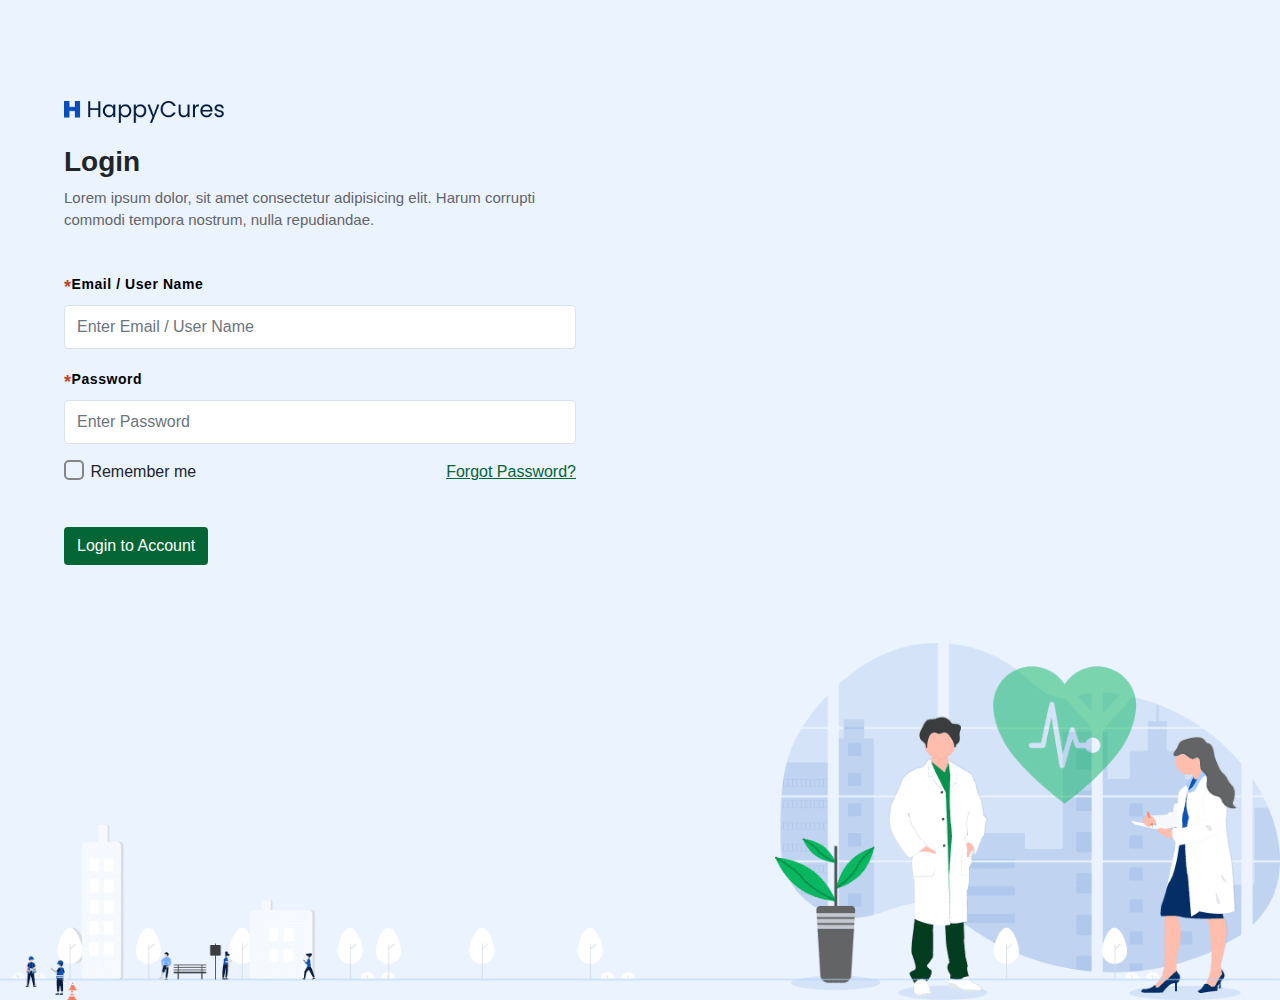
<file: HTML/login.html>
<!DOCTYPE html>
<html lang="en">
<head>
    <meta charset="UTF-8">
    <meta http-equiv="X-UA-Compatible" content="IE=edge">
    <meta name="viewport" content="width=device-width, initial-scale=1.0">
    <link rel="stylesheet" href="https://cdn.jsdelivr.net/npm/bootstrap@4.0.0/dist/css/bootstrap.min.css" integrity="sha384-Gn5384xqQ1aoWXA+058RXPxPg6fy4IWvTNh0E263XmFcJlSAwiGgFAW/dAiS6JXm" crossorigin="anonymous">
    <script src="https://code.jquery.com/jquery-3.6.3.js" integrity="sha256-nQLuAZGRRcILA+6dMBOvcRh5Pe310sBpanc6+QBmyVM=" crossorigin="anonymous"></script>
    <script src="https://cdn.jsdelivr.net/npm/popper.js@1.12.9/dist/umd/popper.min.js" integrity="sha384-ApNbgh9B+Y1QKtv3Rn7W3mgPxhU9K/ScQsAP7hUibX39j7fakFPskvXusvfa0b4Q" crossorigin="anonymous"></script>
    <script src="https://cdn.jsdelivr.net/npm/bootstrap@4.0.0/dist/js/bootstrap.min.js" integrity="sha384-JZR6Spejh4U02d8jOt6vLEHfe/JQGiRRSQQxSfFWpi1MquVdAyjUar5+76PVCmYl" crossorigin="anonymous"></script>
    <link rel="stylesheet" href="../CSS/login_checkbox.css">
    <link rel="stylesheet" href="../CSS/login.css">
    <title>HappyCures</title>
</head>
<body>

    <div class="container-fluid">

        <div class="row first-row">

            <div class="col-md-6 first-column">

                <div class="main">

                    <img class="HappyCures" src="../IMAGES/LoginPage/Logo@3x.png" alt="" srcset="">

                    <div class="happy-heading">
                        <h3>Login</h3>
                        <p>Lorem ipsum dolor, sit amet consectetur adipisicing elit. Harum corrupti commodi tempora nostrum, nulla repudiandae.</p>
                    </div>

                    <div class="form">
                        <div class="form-group">
                          <label id="email-username" for="emailUsername"><span class="mandate-field">*</span>Email / User Name</label>
                          <input type="email" class="form-control" id="exampleInputEmail1" aria-describedby="emailHelp" placeholder="Enter Email / User Name">
                        </div>
                        <div class="form-group">
                          <label id="password" for="loginPassword"><span class="mandate-field">*</span>Password</label>
                          <input type="password" class="form-control" id="login-password" placeholder="Enter Password">
                        </div>
                        <div class="form-check remember-parent">
                          <div>
                            <!-- <input type="checkbox" class="form-check-input" id="remember-me"> -->
                            <div class="checkbox-wrapper-19">
                                <input type="checkbox" id="cbtest-19" />
                                <label for="cbtest-19" class="check-box">
                            </div>
                            <label class="form-check-label" for="RememberMe">Remember me</label>
                          </div>

                          <a id="forgot-password" href="#">Forgot Password?</a>
                        </div>
                        <button type="button" class="btn btn-login" onclick="happycures();">Login to Account</button>
                    </div>

                </div>

            </div>

            <div class="col-md-6"></div>

        </div>

        <div class="row second-row">
            <img class="footer-img" src="../IMAGES/LoginPage/Graphic Image.png" alt="" srcset="">
        </div>

    </div>

    <script>
        const happycures = () => {
            window.location.href = "./home.html";
        }
    </script>

</body>
</html>
</file>
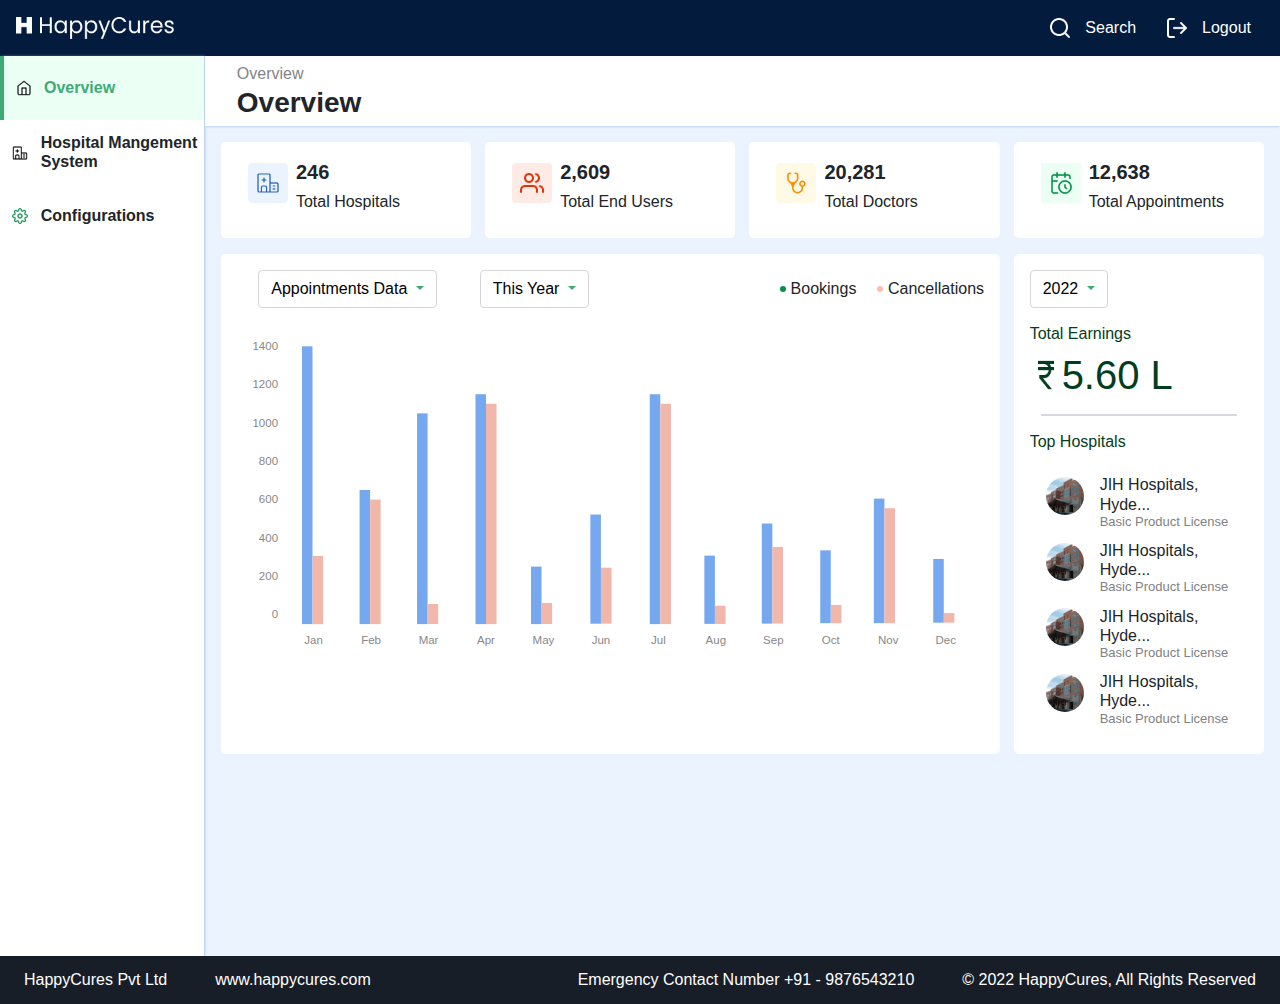
<file: Admin-Side/HTML/home.html>
<!DOCTYPE html>
<html lang="en">

<head>
    <meta charset="UTF-8">
    <meta http-equiv="X-UA-Compatible" content="IE=edge">
    <meta name="viewport" content="width=H, initial-scale=1.0">
    <link rel="stylesheet" href="https://cdn.jsdelivr.net/npm/bootstrap@4.0.0/dist/css/bootstrap.min.css"
        integrity="sha384-Gn5384xqQ1aoWXA+058RXPxPg6fy4IWvTNh0E263XmFcJlSAwiGgFAW/dAiS6JXm" crossorigin="anonymous">
    <script src="https://code.jquery.com/jquery-3.6.3.js"
        integrity="sha256-nQLuAZGRRcILA+6dMBOvcRh5Pe310sBpanc6+QBmyVM=" crossorigin="anonymous"></script>
    <script src="https://cdn.jsdelivr.net/npm/popper.js@1.12.9/dist/umd/popper.min.js"
        integrity="sha384-ApNbgh9B+Y1QKtv3Rn7W3mgPxhU9K/ScQsAP7hUibX39j7fakFPskvXusvfa0b4Q"
        crossorigin="anonymous"></script>
    <script src="https://cdn.jsdelivr.net/npm/bootstrap@4.0.0/dist/js/bootstrap.min.js"
        integrity="sha384-JZR6Spejh4U02d8jOt6vLEHfe/JQGiRRSQQxSfFWpi1MquVdAyjUar5+76PVCmYl"
        crossorigin="anonymous"></script>
    <title>HappyCures</title>
    <style>
        /* CSS */
        * {
            font-family: sans-serif;
        }

        body {
            background-color: #ebf3ff;
            margin: 0;
            padding: 0;
            box-sizing: border-box;
            width: 100%;
            min-height: 100vh;
        }

        .container-fluid {
            padding: 0;
            height: 100vh;
            /* position: relative; */
        }

        /* Hopital Management System */
        .hospitalMS-dynamic-content,
        /* .doctorMS-dynamic-content, */
        .configurations-dynamic-content {
            display: none;
        }
    </style>
    <link rel="stylesheet" href="../CSS/header.css">
    <!-- <link rel="stylesheet" href="../CSS/overview_old.css"> -->
    <link rel="stylesheet" href="../CSS/hospitalFullDetails.css">
    <link rel="stylesheet" href="../CSS/overview.css">
    <link rel="stylesheet" href="../CSS/hospital.css">
    <link rel="stylesheet" href="../CSS/doctor.css">
    <link rel="stylesheet" href="../CSS/configuration.css">
    <link rel="stylesheet" href="../CSS/footer.css">
</head>

<body>
    <div class="container-fluid">
        <nav class="navbar navbar-expand-lg">
            <!-- <a class="navbar-brand" href="#">Navbar</a> -->
            <img class="navbar-brand" src="../IMAGES/homePage/Logo_home@3x.png" alt="" srcset="">
            <button class="navbar-toggler" type="button" data-toggle="collapse" data-target="#navbarSupportedContent"
                aria-controls="navbarSupportedContent" aria-expanded="false" aria-label="Toggle navigation">
                <img class="menu-icon" src="../IMAGES/homePage/menu.png" alt="" srcset="">
            </button>

            <div class="collapse navbar-collapse" id="navbarSupportedContent">
                <div class="form-inline my-2 my-lg-0">
                    <input class="search-field mr-sm-2" id="search-field-id" type="search" placeholder="Search"
                        aria-label="Search">
                    <img class="search-icon" id="search-icon-id" src="../IMAGES/homePage/search@3x.png"
                        alt="search icon" srcset="" onclick="enableSearch();">
                    <button class="btn btn-search mr-2">Search</button>
                    <!-- <img class="help-icon" src="../IMAGES/homePage/Help@3x.png" alt="help icon" srcset=""> -->
                    <!-- <img class="alert-icon" src="../IMAGES/homePage/Alert Icon@3x.png" alt=""
                        srcset="notifications icon"> -->
                    
                    <!-- <div class="btn-group dropleft">
                        <button type="button" class="btn btn-secondary dropdown-toggle profile-styles" data-toggle="dropdown" aria-haspopup="true" aria-expanded="false">
                            <img class="profile-icon" src="../IMAGES/homePage/User@3x.png" alt="progile image" srcset="">
                        </button>
                        <div class="dropdown-menu" style="left: -92px;">
                            <a class="dropdown-item" href="#" onclick="happyLogout();">Logout</a>
                        </div>
                    </div> -->
                    <img class="logout-icon ml-2" src="../IMAGES/homePage/logout@3x.png"
                        alt="search icon" srcset="" onclick="happyLogout();">
                    <button class="btn btn-logout" onclick="happyLogout();">Logout</button>
                </div>
            </div>
        </nav>
        <div class="row main-row">

            <!-- HMS POPUP ALERT -->
            <div class="hms-pop-edit-alert">
                <div class="hms-pop-edit-alert-main">
                    <h6>Edit Page?</h6>
                    <h6 style="color: #626466; font-size: 14px;">All unsaved changes will be removed. Are you sure to
                        proceed?</h6>
                    <div style="float: right; margin-top: 2rem;">
                        <button class="btn popup-cancel" onclick="saveOrClose('popup-cancel')">Cancel</button>
                        <button class="btn popup-save-exit" onclick="saveOrClose('popup-save')">Save & Exit</button>
                    </div>
                </div>
            </div>
            <!-- HMS POPUP ALERT END -->

            <!-- DOCTER BANNER DEACTIVATE ALERT -->
            <div class="doctor-banner-alert">
                <div class="doctor-banner-alert-main">
                    <h6>Deactivate Banner?</h6>
                    <h6 style="color: #626466; font-size: 14px;">The banner image wont be displayed until activated
                        again. Are you sure to deactivate banner?</h6>
                    <div style="float: right; margin-top: 2rem;">
                        <button class="btn popup-cancel" onclick="deactivateBanner('cancel')">Cancel</button>
                        <button class="btn popup-save-exit" onclick="deactivateBanner('deactivate')">Save &
                            Exit</button>
                    </div>
                </div>
            </div>
            <!-- DOCTER BANNER DEACTIVATE END -->

            <!-- RENAME ALERT -->
            <div class="rename-alert">
                <div class="rename-alert-main">
                    <h6>Rename</h6>
                    <div class="input-group">
                        <input type="text" style="color: #626466;" class="form-control" id="basic-url"
                            aria-describedby="basic-addon3" value="CampaignBanner">
                    </div>
                    <div style="display: flex; justify-content: end; margin-top: 2rem;">
                        <button class="btn popup-cancel mr-1" onclick="renameBanner('cancel')">Cancel</button>
                        <button class="btn popup-save-exit ml-1" onclick="renameBanner('rename')">Save &
                            Exit</button>
                    </div>
                </div>
            </div>
            <!-- RENAME ALERT END -->

            <!-- SIDEBAR STARTS -->
            <div class="side-bar">
                <div class="sidebar-items" id="overview" onmouseover="sideHoverIn(this)" onmouseout="sideHoverOut(this)"
                    onclick="sidebarToggle(this);">
                    <div class="side-bar-img">
                        <img style="width: 16px;" src="../IMAGES/homePage/Frame 6@3x.png" alt="">
                    </div>
                    <div class="side-bar-heading">
                        <h6 id="overview-heading">Overview</h6>
                    </div>
                </div>
                <div class="sidebar-items" id="hospitalMS" onmouseover="sideHoverIn(this)"
                    onmouseout="sideHoverOut(this)" onclick="sidebarToggle(this);">
                    <div class="side-bar-img">
                        <img style="width: 16px;" src="../IMAGES/homePage/Frame 4@3x.png" alt="">
                    </div>
                    <div class="side-bar-heading">
                        <h6 id="hospitalMS-heading">Hospital Mangement System</h6>
                    </div>
                </div>
                <!-- <div class="sidebar-items" id="doctorMS" onmouseover="sideHoverIn(this)" onmouseout="sideHoverOut(this)"
                    onclick="sidebarToggle(this);">
                    <div class="side-bar-img">
                        <img style="width: 16px;" src="../IMAGES/homePage/Frame 2@3x.png" alt="">
                    </div>
                    <div class="side-bar-heading">
                        <h6 id="doctorMS-heading">Docter Mangement System</h6>
                    </div>
                </div> -->
                <div class="sidebar-items" id="configurations" onmouseover="sideHoverIn(this)"
                    onmouseout="sideHoverOut(this)" onclick="sidebarToggle(this);">
                    <div class="side-bar-img">
                        <img style="width: 16px;" src="../IMAGES/homePage/configurations@3x.png" alt="">
                    </div>
                    <div class="side-bar-heading">
                        <h6 id="configurations-heading">Configurations</h6>
                    </div>
                </div>
            </div>
            <!-- SIDEBAR ENDS -->

            <div class="main-content">

                <!-- Overview -->
                <div class="overview-dynamic-content" style="display: none;">

                    <div class="main-overview">
                        <p>Overview</p>
                        <h3>Overview</h3>
                    </div>

                    <div class="row row-status">
                        <div class="status-card">
                            <div>
                                <img src="../IMAGES/homePage/hospitals@3x.png" alt="" srcset="" style="width: 40px;">
                            </div>
                            <div>
                                <h5 style="font-weight: 600;">246</h5>
                                <h6>Total Hospitals</h6>
                            </div>
                        </div>
                        <div class="status-card">
                            <div>
                                <img src="../IMAGES/homePage/endusers@3x.png" alt="" srcset="" style="width: 40px;">
                            </div>
                            <div>
                                <h5 style="font-weight: 600;">2,609</h5>
                                <h6>Total End Users</h6>
                            </div>
                        </div>
                        <div class="status-card">
                            <div>
                                <img src="../IMAGES/homePage/doctors@3x.png" alt="" srcset="" style="width: 40px;">
                            </div>
                            <div>
                                <h5 style="font-weight: 600;">20,281</h5>
                                <h6>Total Doctors</h6>
                            </div>
                        </div>
                        <div class="status-card">
                            <div>
                                <img src="../IMAGES/homePage/appointments@3x.png" alt="" srcset="" style="width: 40px;">
                            </div>
                            <div>
                                <h5 style="font-weight: 600;">12,638</h5>
                                <h6>Total Appointments</h6>
                            </div>
                        </div>
                    </div>

                    <div class="row row-content">

                        <div class="graph-p">

                            <div class="row graph-parent">
                                <div class="row first-bar">
                                    <div>
                                        <div class="dropdown">
                                            <button type="button" class="btn dropdown-toggle" data-toggle="dropdown"
                                                style="border: 1px solid #d5d5d5">
                                                Appointments Data
                                            </button>
                                            <div class="dropdown-menu">
                                                <!-- <a class="dropdown-item" href="#">Link 1</a> -->
                                            </div>
                                        </div>
                                        <div class="dropdown">
                                            <button type="button" class="btn dropdown-toggle" data-toggle="dropdown"
                                                style="border: 1px solid #d5d5d5">
                                                This Year
                                            </button>
                                            <div class="dropdown-menu">
                                                <!-- <a class="dropdown-item" href="#">2023</a> -->
                                            </div>
                                        </div>
                                    </div>
                                    <div>
                                        <div style="display: flex; align-items: center; margin-right: 1.3rem;">
                                            <div class="bookings_cancellations" id="green"></div>
                                            <h6 style="margin: 0;">Bookings</h6>
                                        </div>
                                        <div style="display: flex; align-items: center;">
                                            <div class="bookings_cancellations" id="red"></div>
                                            <h6 style="margin: 0;">Cancellations</h6>
                                        </div>
                                    </div>
                                </div>
                                <div class="row second-bar">
                                    <img id="chai-chart" src="../IMAGES/homePage/chai-chart.svg" alt="" srcset="">
                                </div>
                            </div>

                        </div>

                        <div class="empty-patches-p">

                            <div class="empty-patches" style="height: 100%; padding: 1rem;">
                                <div class="dropdown">
                                    <button type="button" class="btn dropdown-toggle" data-toggle="dropdown"
                                        style="border: 1px solid #d5d5d5">
                                        2022
                                    </button>
                                    <div class="dropdown-menu"></div>
                                </div>
                                <div style="padding: 1rem 0;">
                                    <h6 style="color: #033d20;">Total Earnings</h6>
                                    <div style="display: flex; align-items: center;">
                                        <img style="height: 38px;
                                        width: 32px;" src="../IMAGES/homePage/indian_paise_black@3x.png" alt="">
                                        <h1 style="height: 47px;
                                        margin: 0; color: #033d20;">5.60 L</h1>
                                    </div>
                                </div>
                                <div style="width: 100%; display: flex; justify-content: center; padding-bottom: 1rem;">
                                    <div style="width: 90%; border: 1px solid #d7dbe0;"></div>
                                </div>
                                <div>
                                    <h6 style="color: #033d20; margin-bottom: 1.5rem;">Top Hospitals</h6>

                                    <div style="height: 2.6rem; display: flex; align-items: center; margin-bottom: 1.5rem;">
                                        <img style="height: 38px; width: 38px; border-radius: 2rem; margin-left: 1rem;" src="../IMAGES/homePage/Hospital@3x.png" alt="">
                                        <div style="height: 100%; margin-left: 1rem; display: flex; flex-direction: column; justify-content: space-between;">
                                            <h6 style="margin: 0;">JIH Hospitals, Hyde...</h6>
                                            <h6 style="margin: 0; font-size: 13px; color: #7f8184;">Basic Product License</h6>
                                        </div>
                                    </div>
                                    <div style="height: 2.6rem; display: flex; align-items: center; margin-bottom: 1.5rem;">
                                        <img style="height: 38px; width: 38px; border-radius: 2rem; margin-left: 1rem;" src="../IMAGES/homePage/Hospital@3x.png" alt="">
                                        <div style="height: 100%; margin-left: 1rem; display: flex; flex-direction: column; justify-content: space-between;">
                                            <h6 style="margin: 0;">JIH Hospitals, Hyde...</h6>
                                            <h6 style="margin: 0; font-size: 13px; color: #7f8184;">Basic Product License</h6>
                                        </div>
                                    </div>
                                    <div style="height: 2.6rem; display: flex; align-items: center; margin-bottom: 1.5rem;">
                                        <img style="height: 38px; width: 38px; border-radius: 2rem; margin-left: 1rem;" src="../IMAGES/homePage/Hospital@3x.png" alt="">
                                        <div style="height: 100%; margin-left: 1rem; display: flex; flex-direction: column; justify-content: space-between;">
                                            <h6 style="margin: 0;">JIH Hospitals, Hyde...</h6>
                                            <h6 style="margin: 0; font-size: 13px; color: #7f8184;">Basic Product License</h6>
                                        </div>
                                    </div>
                                    <div style="height: 2.6rem; display: flex; align-items: center; margin-bottom: 1.5rem;">
                                        <img style="height: 38px; width: 38px; border-radius: 2rem; margin-left: 1rem;" src="../IMAGES/homePage/Hospital@3x.png" alt="">
                                        <div style="height: 100%; margin-left: 1rem; display: flex; flex-direction: column; justify-content: space-between;">
                                            <h6 style="margin: 0;">JIH Hospitals, Hyde...</h6>
                                            <h6 style="margin: 0; font-size: 13px; color: #7f8184;">Basic Product License</h6>
                                        </div>
                                    </div>
                                    
                                </div>
                            </div>

                            <div class="empty-patches" style="display: none;"></div>
                        </div>

                    </div>
                </div>
                <!-- Overview End -->

                <!-- Hospital Management System -->
                <div class="hospitalMS-dynamic-content">

                    <!-- Hopital View -->
                    <div class="hms-popup-parent" style="display: none;">
                        <!-- HMS POPUP -->
                        <div class="hms-popup">
                            <div class="row first-row">
                                <h5>JIH Hospitals Hyderabad</h5>
                                <div style="width: 12rem;
                                display: flex;
                                align-items: center;
                                justify-content: space-between;">
                                    <button type="button" class="btn hms-edit-btn"
                                        style="padding: 0; background-color: #fff;"
                                        onclick="editHospitalDetails();"><img style="width: 1rem; margin: 0 6px 2px 0;"
                                            src="../IMAGES/homePage/edit@3x.png" alt="" srcset="">Edit</button>
                                    <button type="button" class="btn hms-more-btn"
                                        style="border: 2px solid #068f4b; color: #068f4b; background-color: #fff;">More<img
                                            style="width: 1rem" src="../IMAGES/homePage/Vector@3x.png" alt=""
                                            srcset=""></button>
                                    <img style="width: 24px; cursor: pointer;"
                                        src="../IMAGES/homePage/popup_close@3x.png" alt="" srcset=""
                                        onclick="hmsPopUp('hide');">
                                </div>
                            </div>
                            <div class="row second-row">
                                <div>
                                    <h6>Hospital Name</h6>
                                    <h6>JIH Hospitals Hyderabad</h6>
                                </div>
                                <div>
                                    <h6>Address</h6>
                                    <h6>#63-242, Street Details, Address Line 02, City Name, State Name - 500234</h6>
                                </div>
                            </div>
                            <div class="row third-row">
                                <div>
                                    <h6>Phone</h6>
                                    <h6>+91 - 9876543210</h6>
                                </div>
                                <div
                                    style="width: 1px; border-right: 1px solid #d7dbe0; height: 3.5rem; margin-top: 0.5rem;">
                                </div>
                                <div>
                                    <h6>Email</h6>
                                    <h6>support@jihhospitals.com</h6>
                                </div>
                                <div
                                    style="width: 1px; border-right: 1px solid #d7dbe0; height: 3.5rem; margin-top: 0.5rem;">
                                </div>
                                <div>
                                    <h6>Website</h6>
                                    <h6>www.jihhospitals.com</h6>
                                </div>
                            </div>
                            <div class="row fourth-row">
                                <h6>Picture</h6>
                                <img style="width: 488px;" src="../IMAGES/homePage/Rectangle 16@3x.png" alt=""
                                    srcset="">
                            </div>
                            <div class="row fifth-row">
                                <h6>About Hospital</h6>
                                <h6>Lorem ipsum dolor sit amet, consectetur adipiscing elit. Etiam et libero tincidunt,
                                    facilisis felis sed, mattis purus. Vestibulum quis euismod nunc. In varius quis
                                    nulla sed facilisis. Class aptent taciti sociosqu ad litora torquent per conubia
                                    nostra, per inceptos himenaeos. Nulla posuere consectetur rutrum.</h6>
                            </div>
                            <div class="row sixth-row">
                                <h6>Services Offered</h6>
                                <div style="padding-left: 2rem;">
                                    <div
                                        style="height: 37px; display: flex; align-items: center; border-bottom: solid 0.4px #c4c7cc;">
                                        <div class="blue-dot"></div>
                                        <h6 class="blue-dot-item">Pediatric Intensive Care Unit</h6>
                                    </div>
                                    <div
                                        style="height: 37px; display: flex; align-items: center; border-bottom: solid 0.4px #c4c7cc;">
                                        <div class="blue-dot"></div>
                                        <h6 class="blue-dot-item">Intensive Care Unit</h6>
                                    </div>
                                    <div
                                        style="height: 37px; display: flex; align-items: center; border-bottom: solid 0.4px #c4c7cc;">
                                        <div class="blue-dot"></div>
                                        <h6 class="blue-dot-item">Cardiology Department</h6>
                                    </div>
                                    <div
                                        style="height: 37px; display: flex; align-items: center; border-bottom: solid 0.4px #c4c7cc;">
                                        <div class="blue-dot"></div>
                                        <h6 class="blue-dot-item">Emergency Department</h6>
                                    </div>
                                    <div
                                        style="height: 37px; display: flex; align-items: center; border-bottom: solid 0.4px #c4c7cc;">
                                        <div class="blue-dot"></div>
                                        <h6 class="blue-dot-item">Pediatric Intensive Care Unit</h6>
                                    </div>
                                    <div
                                        style="height: 37px; display: flex; align-items: center; border-bottom: solid 0.4px #c4c7cc;">
                                        <div class="blue-dot"></div>
                                        <h6 class="blue-dot-item">Cardiovascular Intensive Care Unit</h6>
                                    </div>
                                    <div
                                        style="height: 37px; display: flex; align-items: center; border-bottom: solid 0.4px #c4c7cc;">
                                        <div class="blue-dot"></div>
                                        <h6 class="blue-dot-item">Physical Therapy</h6>
                                    </div>
                                </div>
                            </div>
                            <div class="row seventh-row">
                                <h6>Amenities</h6>
                                <div style="padding-left: 1rem; display: flex; flex-wrap: wrap;">
                                    <div class="amenities-btns">
                                        <img style="width: 16px;" src="../IMAGES/homePage/general@3x.png" alt=""
                                            srcset="">
                                        <h6>General</h6>
                                    </div>
                                    <div class="amenities-btns">
                                        <img style="width: 16px;" src="../IMAGES/homePage/emergency@3x.png" alt=""
                                            srcset="">
                                        <h6>Emergency</h6>
                                    </div>
                                    <div class="amenities-btns">
                                        <img style="width: 16px;" src="../IMAGES/homePage/pharmacy@3x.png" alt=""
                                            srcset="">
                                        <h6>Pharmacy</h6>
                                    </div>
                                    <div class="amenities-btns">
                                        <img style="width: 16px;" src="../IMAGES/homePage/ambulance@3x.png" alt=""
                                            srcset="">
                                        <h6>Ambulance</h6>
                                    </div>
                                    <div class="amenities-btns">
                                        <img style="width: 16px;" src="../IMAGES/homePage/advancedLabs@3x.png" alt=""
                                            srcset="">
                                        <h6>Advanced Labs</h6>
                                    </div>
                                    <div class="amenities-btns">
                                        <img style="width: 16px;" src="../IMAGES/homePage/bloodBankFacility@3x.png"
                                            alt="" srcset="">
                                        <h6>Blood Bank Facility</h6>
                                    </div>
                                    <div class="amenities-btns">
                                        <img style="width: 16px;"
                                            src="../IMAGES/homePage/247EmergencyAvailability@3x.png" alt="" srcset="">
                                        <h6>24 x 7 Emergency Availability</h6>
                                    </div>
                                </div>
                            </div>
                        </div>
                        <!-- HMS POPUP END -->
                        <!-- HMS POPUP EDIT -->
                        <div class="hms-popup-edit">
                            <div class="row first-row">
                                <h5>JIH Hospitals Hyderabad</h5>
                                <div style="width: 10rem;
                                display: flex;
                                align-items: center;
                                justify-content: space-between;">
                                    <button type="button" class="btn saveHospital"
                                        onclick="saveOrClose('save')">Save</button>
                                    <button type="button" class="btn cancelHospital"
                                        onclick="saveOrClose('cancel')">Cancel</button>
                                </div>
                            </div>
                            <div class="row second-row">
                                <label>Hospital Name</label>
                                <div class="input-group">
                                    <input type="text" class="form-control" id="basic-url"
                                        aria-describedby="basic-addon3" value="JIH Hospital Hyderabad">
                                </div>
                            </div>
                            <div class="row third-row">
                                <label>Address</label>
                                <div class="input-group">
                                    <input type="text" class="form-control" id="basic-url"
                                        aria-describedby="basic-addon3" value="#63-242, Street Line">
                                </div>
                                <div class="input-group mt-2">
                                    <input type="text" class="form-control" id="basic-url"
                                        aria-describedby="basic-addon3" value="Street Line 2 Details">
                                </div>
                            </div>
                            <div class="row fourth-row">
                                <div class="input-group">
                                    <div class="dropdown" style="flex: 1;">
                                        <label>Select State</label>
                                        <button class="btn dropdown-toggle" type="button" id="dropdownMenuButton"
                                            data-toggle="dropdown" aria-haspopup="true" aria-expanded="false" style="width: 100%;
                                            display: flex;
                                            justify-content: space-between;
                                            align-items: center;
                                            font-size: 14px;
                                            color: #495057;
                                            border: 1px solid #ced4da;">
                                            Telangana
                                        </button>
                                        <div class="dropdown-menu" aria-labelledby="dropdownMenuButton">
                                            <a class="dropdown-item" href="#">Andhra Pradesh</a>
                                            <a class="dropdown-item active" href="#">Telangana</a>
                                            <a class="dropdown-item" href="#">Karnataka</a>
                                        </div>
                                    </div>
                                    <div style="flex: 1; margin: 0 0.2rem;">
                                        <label>Enter City</label>
                                        <input type="text" class="form-control" id="basic-url" style="font-size: 14px;"
                                            aria-describedby="basic-addon3" value="Hyderabad">
                                    </div>
                                    <div style="flex: 1;">
                                        <label>Enter Pin Code</label>
                                        <input type="text" class="form-control" id="basic-url" style="font-size: 14px;"
                                            aria-describedby="basic-addon3" value="500234">
                                    </div>
                                </div>
                            </div>
                            <div class="row fifth-row">
                                <div class="input-group">
                                    <div style="flex: 1;">
                                        <label>Phone</label>
                                        <input type="text" class="form-control" id="basic-url" style="font-size: 14px;"
                                            aria-describedby="basic-addon3" value="9876543210">
                                    </div>
                                    <div style="flex: 1; margin: 0 0.2rem;">
                                        <label>Email</label>
                                        <input type="text" class="form-control" id="basic-url" style="font-size: 14px;"
                                            aria-describedby="basic-addon3" value="support@jihhospitals.com">
                                    </div>
                                    <div style="flex: 1;">
                                        <label>Website</label>
                                        <input type="text" class="form-control" id="basic-url" style="font-size: 14px;"
                                            aria-describedby="basic-addon3" value="www.jihhospitals.com">
                                    </div>
                                </div>
                            </div>
                            <div class="row sixth-row">
                                <h5>Picture</h5>
                                <div style="position: relative; width: 488px;">
                                    <img src="../IMAGES/homePage/Image_edit@3x.png" alt="" srcset=""
                                        style="width: 40px; position: absolute; right: 8px; top: 8px; cursor: pointer;">
                                    <img src="../IMAGES/homePage/Rectangle 16@3x.png" alt="" srcset=""
                                        style="width: 488px;">
                                </div>
                            </div>
                            <div class="row seventh-row">
                                <h5>Picture</h5>
                                <div
                                    style="padding: 1rem; font-size: 14px; border: 1px solid #d7dbe0; border-radius: .3rem; color: #626466;">
                                    Lorem ipsum dolor sit amet, consectetur adipiscing elit. Etiam et libero tincidunt,
                                    facilisis felis sed, mattis purus. Vestibulum quis euismod nunc. In varius quis
                                    nulla sed facilisis. Class aptent taciti sociosqu ad litora torquent per conubia
                                    nostra, per inceptos himenaeos. Nulla posuere consectetur rutrum.
                                </div>
                            </div>
                            <div class="row eight-row">
                                <h5>Services Offered</h5>
                                <div style="padding-left: 2rem;">
                                    <div
                                        style="height: 37px; display: flex; align-items: center; border-bottom: solid 0.4px #c4c7cc;">
                                        <input class="green-checkboxes" type="checkbox" name="" id=""
                                            style="margin-right: .5rem;" checked>
                                        <h6 class="check-box-item">Pediatric Intensive Care Unit</h6>
                                    </div>
                                    <div
                                        style="height: 37px; display: flex; align-items: center; border-bottom: solid 0.4px #c4c7cc;">
                                        <input class="green-checkboxes" type="checkbox" name="" id=""
                                            style="margin-right: .5rem;" checked>
                                        <h6 class="check-box-item">Intensive Care Unit</h6>
                                    </div>
                                    <div
                                        style="height: 37px; display: flex; align-items: center; border-bottom: solid 0.4px #c4c7cc;">
                                        <input class="green-checkboxes" type="checkbox" name="" id=""
                                            style="margin-right: .5rem;" checked>
                                        <h6 class="check-box-item">Cardiology Department</h6>
                                    </div>
                                    <div
                                        style="height: 37px; display: flex; align-items: center; border-bottom: solid 0.4px #c4c7cc;">
                                        <input class="green-checkboxes" type="checkbox" name="" id=""
                                            style="margin-right: .5rem;">
                                        <h6 class="check-box-item">Emergency Department</h6>
                                    </div>
                                    <div
                                        style="height: 37px; display: flex; align-items: center; border-bottom: solid 0.4px #c4c7cc;">
                                        <input class="green-checkboxes" type="checkbox" name="" id=""
                                            style="margin-right: .5rem;" checked>
                                        <h6 class="check-box-item">Pediatric Intensive Care Unit</h6>
                                    </div>
                                    <div
                                        style="height: 37px; display: flex; align-items: center; border-bottom: solid 0.4px #c4c7cc;">
                                        <input class="green-checkboxes" type="checkbox" name="" id=""
                                            style="margin-right: .5rem;" checked>
                                        <h6 class="check-box-item">Cardiovascular Intensive Care Unit</h6>
                                    </div>
                                    <div
                                        style="height: 37px; display: flex; align-items: center; border-bottom: solid 0.4px #c4c7cc;">
                                        <input class="green-checkboxes" type="checkbox" name="" id=""
                                            style="margin-right: .5rem;">
                                        <h6 class="check-box-item">Physical Therapy</h6>
                                    </div>
                                </div>
                            </div>
                            <div class="row ninth-row">
                                <h5>Amenities</h5>
                                <div style="padding-left: 2rem;">
                                    <div
                                        style="height: 37px; display: flex; align-items: center; border-bottom: solid 0.4px #c4c7cc;">
                                        <input class="green-checkboxes" type="checkbox" name="" id=""
                                            style="margin-right: .5rem;" checked>
                                        <img style="width: 16px; margin-right: 0.2rem;"
                                            src="../IMAGES/homePage/general@3x.png" alt="" srcset="">
                                        <h6 class="check-box-item">General</h6>
                                    </div>
                                    <div
                                        style="height: 37px; display: flex; align-items: center; border-bottom: solid 0.4px #c4c7cc;">
                                        <input class="green-checkboxes" type="checkbox" name="" id=""
                                            style="margin-right: .5rem;" checked>
                                        <img style="width: 16px; margin-right: 0.2rem;"
                                            src="../IMAGES/homePage/emergency@3x.png" alt="" srcset="">
                                        <h6 class="check-box-item">Emergency</h6>
                                    </div>
                                    <div
                                        style="height: 37px; display: flex; align-items: center; border-bottom: solid 0.4px #c4c7cc;">
                                        <input class="green-checkboxes" type="checkbox" name="" id=""
                                            style="margin-right: .5rem;" checked>
                                        <img style="width: 16px; margin-right: 0.2rem;"
                                            src="../IMAGES/homePage/pharmacy@3x.png" alt="" srcset="">
                                        <h6 class="check-box-item">Pharmacy</h6>
                                    </div>
                                    <div
                                        style="height: 37px; display: flex; align-items: center; border-bottom: solid 0.4px #c4c7cc;">
                                        <input class="green-checkboxes" type="checkbox" name="" id=""
                                            style="margin-right: .5rem;" checked>
                                        <img style="width: 16px; margin-right: 0.2rem;"
                                            src="../IMAGES/homePage/ambulance@3x.png" alt="" srcset="">
                                        <h6 class="check-box-item">Ambulance</h6>
                                    </div>
                                    <div
                                        style="height: 37px; display: flex; align-items: center; border-bottom: solid 0.4px #c4c7cc;">
                                        <input class="green-checkboxes" type="checkbox" name="" id=""
                                            style="margin-right: .5rem;" checked>
                                        <img style="width: 16px; margin-right: 0.2rem;"
                                            src="../IMAGES/homePage/advancedLabs@3x.png" alt="" srcset="">
                                        <h6 class="check-box-item">Advanced Labs</h6>
                                    </div>
                                    <div
                                        style="height: 37px; display: flex; align-items: center; border-bottom: solid 0.4px #c4c7cc;">
                                        <input class="green-checkboxes" type="checkbox" name="" id=""
                                            style="margin-right: .5rem;" checked>
                                        <img style="width: 16px; margin-right: 0.2rem;"
                                            src="../IMAGES/homePage/bloodBankFacility@3x.png" alt="" srcset="">
                                        <h6 class="check-box-item">Blood Bank Facility</h6>
                                    </div>
                                    <div
                                        style="height: 37px; display: flex; align-items: center; border-bottom: solid 0.4px #c4c7cc;">
                                        <input class="green-checkboxes" type="checkbox" name="" id=""
                                            style="margin-right: .5rem;">
                                        <img style="width: 16px; margin-right: 0.2rem;"
                                            src="../IMAGES/homePage/247EmergencyAvailability@3x.png" alt="" srcset="">
                                        <h6 class="check-box-item">24 x 7 Emergency Availability</h6>
                                    </div>
                                </div>
                            </div>
                        </div>
                        <!-- HMS POPUP EDIT END -->
                    </div>

                    <div class="main-hospitalMS">
                        <div>
                            <p style="cursor: pointer;" onclick="sidebarToggle('overview')">Overview</p>
                            <span>/</span>
                            <p>Hospital Management System</p>
                        </div>
                        <h3>Hospital Management System</h3>
                    </div>
                    <div class="row hospital-row">
                        <div class="dropdown">
                            <h6 id="sort-by">Sort By : </h6>
                            <button type="button" class="btn dropdown-toggle" data-toggle="dropdown">
                                Hospital ID
                            </button>
                            <div class="dropdown-menu">
                                <a class="dropdown-item" id="hms-item-1" href="#" onmouseover="dropHoverIn(this)"
                                    onmouseout="dropHoverOut(this)">Hospital ID</a>
                                <a class="dropdown-item" id="hms-item-2" href="#" onmouseover="dropHoverIn(this)"
                                    onmouseout="dropHoverOut(this)">Hospital ID</a>
                            </div>
                        </div>
                        <div class="right-items-hms">
                            <img style="cursor: pointer; width: 24px;" src="../IMAGES/homePage/hms_search@3x.png" alt=""
                                srcset="">
                            <img style="cursor: pointer; width: 24px;" src="../IMAGES/homePage/Filters@3x.png" alt=""
                                srcset="">
                            <button type="button" class="btn btn-success" style="min-height: 2.4rem;
                            width: 11rem;
                            display: flex;
                            justify-content: center;
                            align-items: center;" onclick="addNewHospital();"><img style="width: 24px;" src="../IMAGES/homePage/add_hms@3x.png"
                                    alt="" srcset=""><span>Add New Hospital</span></button>
                        </div>
                    </div>
                    <div class="row hospital-content">
                        <div class="hms-table-content"></div>
                    </div>

                    <!-- Hospital View -->
                    <div class="hospital-full-view">
                        <div class="hospital-view">
                            <div>
                                <div>
                                    <p style="cursor: pointer;" onclick="sidebarToggle('overview')">Overview</p>
                                    <span>/</span>
                                    <p style="cursor: pointer;" onclick="sidebarToggle('hospitalMS')">Hospital
                                        Management System</p>
                                    <span>/</span>
                                    <p>JIH Hospitals Hyderabad</p>
                                </div>
                                <h3>Hospital Management System</h3>
                            </div>
                            <div>
                                <!-- <button type="button" class="btn">More</button> -->
                                <!-- <button type="button" class="btn hms-more-btn"
                                    style="border: 2px solid #068f4b; color: #068f4b; background-color: #fff; width: 6rem;">More<img
                                        style="width: 1rem; margin-left: 1rem;" src="../IMAGES/homePage/Vector@3x.png"
                                        alt="" srcset=""></button> -->

                                <div class="dropdown dropleft">
                                    <button class="btn dropdown-toggle" type="button" id="hms-more-btn"
                                        data-toggle="dropdown" aria-haspopup="true" aria-expanded="false" style="width: 100%;
                                        display: flex;
                                        justify-content: space-between;
                                        align-items: center;
                                        font-size: 14px;
                                        color: #495057;
                                        border: 2px solid #068f4b;
                                        color: #068f4b;
                                        background-color: #fff;
                                        width: 6rem;">
                                        
                                        MORE

                                        <img style="width: 1rem; margin-left: 1rem;" src="../IMAGES/homePage/Vector@3x.png" alt="" srcset="">

                                    </button>
                                    <div class="dropdown-menu" aria-labelledby="dropdownMenuButton" style="border: 1px solid #c4c7cc;">
                                        <a class="dropdown-item active" id="keepOnHold" onclick="moreButtonHeader(this);" href="#"> <img src="../IMAGES/homePage/keeponhold@3x.png" alt="" style="width: 1.4rem; margin: 0 0.4rem 0.3rem;"> Keep On Hold</a>
                                        <a class="dropdown-item" id="renewLicence" onclick="moreButtonHeader(this);" href="#"> <img src="../IMAGES/homePage/renewlicence@3x.png" alt="" style="width: 1.4rem; margin: 0 0.4rem 0.3rem;"> Renew License</a>
                                        <a class="dropdown-item" id="deleteAccount" onclick="moreButtonHeader(this);" href="#"> <img src="../IMAGES/homePage/deleteaccount@3x.png" alt="" style="width: 1.4rem; margin: 0 0.4rem 0.3rem;"> Delete Account</a>
                                    </div>
                                </div>

                            </div>
                        </div>
                        <div class="hospital-view-content">
                            <div class="row first-row">
                                <div class="first-section-first">
                                    <div class="row row-items">
                                        <div class="row-item">
                                            <div style="width: 30%; height: 100%;">
                                                <img src="../IMAGES/homePage/Total Appointments@3x.png" alt="" srcset=""
                                                    style="width: 40px;">
                                            </div>
                                            <div style="width: 70%; height: 100%;">
                                                <h5 style="font-weight: 600;">1,048</h5>
                                                <h6>Total Appointments</h6>
                                            </div>
                                        </div>
                                        <div class="row-item">
                                            <div style="width: 30%; height: 100%;">
                                                <img src="../IMAGES/homePage/Completed Icon@3x.png" alt="" srcset=""
                                                    style="width: 40px;">
                                            </div>
                                            <div style="width: 70%; height: 100%;">
                                                <h5 style="font-weight: 600;">848</h5>
                                                <h6>Completed</h6>
                                            </div>
                                        </div>
                                        <div class="row-item">
                                            <div style="width: 30%; height: 100%;">
                                                <img src="../IMAGES/homePage/Cancel Icon@3x.png" alt="" srcset=""
                                                    style="width: 40px;">
                                            </div>
                                            <div style="width: 70%; height: 100%;">
                                                <h5 style="font-weight: 600;">212</h5>
                                                <h6>Cancelled</h6>
                                            </div>
                                        </div>
                                    </div>
                                    <div class="row row-items">
                                        <div class="row-item">
                                            <div style="width: 30%; height: 100%;">
                                                <img src="../IMAGES/homePage/Treatement Icon@3x.png" alt="" srcset=""
                                                    style="width: 40px;">
                                            </div>
                                            <div style="width: 70%; height: 100%;">
                                                <h5 style="font-weight: 600;">640</h5>
                                                <h6>Gerneral Treatements</h6>
                                            </div>
                                        </div>
                                        <div class="row-item">
                                            <div style="width: 30%; height: 100%;">
                                                <img src="../IMAGES/homePage/Operation Icon@3x.png" alt="" srcset=""
                                                    style="width: 40px;">
                                            </div>
                                            <div style="width: 70%; height: 100%;">
                                                <h5 style="font-weight: 600;">208</h5>
                                                <h6>Operations</h6>
                                            </div>
                                        </div>
                                        <div class="row-item">
                                            <div style="width: 30%; height: 100%;">
                                                <img src="../IMAGES/homePage/Patients@3x.png" alt="" srcset=""
                                                    style="width: 40px;">
                                            </div>
                                            <div style="width: 70%; height: 100%;">
                                                <h5 style="font-weight: 600;">504</h5>
                                                <h6>New Patients</h6>
                                            </div>
                                        </div>
                                    </div>
                                </div>
                                <div class="first-section-second">
                                    <div class="row-item" style="background-color: #08b760;">
                                        <div>
                                            <div class="btn-group">
                                                <button type="button" class="btn dropdown-toggle" data-toggle="dropdown"
                                                    aria-haspopup="true" aria-expanded="false" style="width: 128px;
                                                    background-color: #d6ffeb;
                                                    color: #05753d;
                                                    font-size: 1.1rem;
                                                    display: flex;
                                                    justify-content: space-between;
                                                    align-items: center;">
                                                    2022
                                                </button>
                                                <div class="dropdown-menu">
                                                    <a class="dropdown-item" href="#">2022</a>
                                                </div>
                                            </div>
                                        </div>
                                        <div>
                                            <img src="../IMAGES/homePage/indian_paise@3x.png" alt="" srcset=""
                                                style="width: 26px;">
                                        </div>
                                        <div>
                                            <h5 style="font-weight: 600; color: #ebfff5;">5.60 L</h5>
                                            <h6 style="font-size: 14px; color: #ebfff5;">Total Earnings</h6>
                                        </div>
                                    </div>
                                </div>
                            </div>
                            <div class="row second-row">
                                <div class="second-section-first">
                                    <div class="row-item">
                                        <div class="row one-row">
                                            <div>
                                                <h6 style="font-weight: 600;">Hospital Details</h6>
                                            </div>
                                            <div>
                                                <img src=" ../IMAGES/homePage/edit_black@3x.png" alt=""
                                                    style="cursor: pointer; width: 18.2px;">
                                                <!-- <img src="../IMAGES/homePage/left_menu@3x.png" alt="" style="cursor: pointer; width: 18.2px; margin-left: 1.2rem;
                                                    "> -->
                                            </div>
                                        </div>
                                        <div class="row two-row">
                                            <div class="two-row-left">
                                                <div>
                                                    <h6 style="font-size: 14px; font-weight: 600;">Hospital Name</h6>
                                                    <h6 style="font-size: 14px; color: #626466;" id="hms-hospital-name">JIH Hospitals Hyderabad
                                                    </h6>
                                                </div>
                                                <div>
                                                    <h6 style="font-size: 14px; font-weight: 600;">Address</h6>
                                                    <h6 style="font-size: 14px; color: #626466;" id="hms-hospital-address">#63-242, Street
                                                        Details, Address Line
                                                        02, City Name, State Name
                                                        - 500234</h6>
                                                </div>
                                            </div>
                                            <div style="display: flex;
                                            align-items: center;">
                                                <img src="../IMAGES/homePage/Rectangle 16@3x.png" alt="" srcset="" id="hms-hospital-image"
                                                    style="width: 100%;
                                                    padding: 1rem;
                                                    height: 100%;;
                                                    object-fit: cover;">
                                            </div>
                                        </div>
                                        <div class="row three-row">
                                            <div>
                                                <h6 style="font-size: 14px; font-weight: 600;">Phone</h6>
                                                <h6 style="font-size: 14px; color:#05753d; text-decoration: underline;" id="hms-hospital-phone">
                                                    +91 - 9876543210</h6>
                                            </div>
                                            <div>
                                                <h6 style="font-size: 14px; font-weight: 600;">Email</h6>
                                                <h6 style="font-size: 14px; color:#05753d; text-decoration: underline;" id="hms-hospital-email">
                                                    JIH Hospitals Hyderabad</h6>
                                            </div>
                                            <div>
                                                <h6 style="font-size: 14px; font-weight: 600;">Website</h6>
                                                <h6 style="font-size: 14px; color:#05753d; text-decoration: underline;" id="hms-hospital-website">
                                                    www.jihhospitals.com</h6>
                                            </div>
                                        </div>
                                        <div class="row four-row">
                                            <h6 style="font-size: 14px; font-weight: 600;">About Hospital</h6>
                                            <h6 style="font-size: 14px; color: #626466;" id="hms-hospital-about">Lorem ipsum dolor sit amet,
                                                consectetur
                                                adipiscing elit. Etiam et libero tincidunt, facilisis felis sed, mattis
                                                purus. Vestibulum quis euismod nunc. In varius quis nulla sed facilisis.
                                            </h6>
                                        </div>
                                        <div class="row five-row">
                                            <div class="services-offered" id="hms-hospital-services-offered">
                                                <!-- <h6 style="font-size: 14px; font-weight: 600;">Services Offered</h6>
                                                <div>
                                                    <div class="blue-dot"></div>
                                                    <h6 style="font-size: 14px; color: #626466;">Pediatric Intensive
                                                        Care Unit</h6>
                                                </div>
                                                <div>
                                                    <div class="blue-dot"></div>
                                                    <h6 style="font-size: 14px; color: #626466;">Intensive Care Unit
                                                    </h6>
                                                </div>
                                                <div>
                                                    <div class="blue-dot"></div>
                                                    <h6 style="font-size: 14px; color: #626466;">Cardiology Department
                                                    </h6>
                                                </div>
                                                <div>
                                                    <div class="blue-dot"></div>
                                                    <h6 style="font-size: 14px; color: #626466;">Emergency Department
                                                    </h6>
                                                </div>
                                                <div>
                                                    <div class="blue-dot"></div>
                                                    <h6 style="font-size: 14px; color: #626466;">Pediatric Intensive
                                                        Care Unit</h6>
                                                </div>
                                                <div>
                                                    <div class="blue-dot"></div>
                                                    <h6 style="font-size: 14px; color: #626466;">Cardiovascular
                                                        Intensive Care Unit</h6>
                                                </div>
                                                <div>
                                                    <div class="blue-dot"></div>
                                                    <h6 style="font-size: 14px; color: #626466;">Physical Therapy</h6>
                                                </div> -->
                                            </div>
                                            <div>
                                                <h6 style="font-size: 14px; font-weight: 600;">Amenties</h6>
                                                <div style="display: flex; flex-wrap: wrap;" id="hms-hospital-amenities">
                                                    <!-- <div class="amenities-btns">
                                                        <img style="width: 16px;"
                                                            src="../IMAGES/homePage/general@3x.png" alt="" srcset="">
                                                        <h6>General</h6>
                                                    </div>
                                                    <div class="amenities-btns">
                                                        <img style="width: 16px;"
                                                            src="../IMAGES/homePage/emergency@3x.png" alt="" srcset="">
                                                        <h6>Emergency</h6>
                                                    </div>
                                                    <div class="amenities-btns">
                                                        <img style="width: 16px;"
                                                            src="../IMAGES/homePage/pharmacy@3x.png" alt="" srcset="">
                                                        <h6>Pharmacy</h6>
                                                    </div>
                                                    <div class="amenities-btns">
                                                        <img style="width: 16px;"
                                                            src="../IMAGES/homePage/ambulance@3x.png" alt="" srcset="">
                                                        <h6>Ambulance</h6>
                                                    </div>
                                                    <div class="amenities-btns">
                                                        <img style="width: 16px;"
                                                            src="../IMAGES/homePage/advancedLabs@3x.png" alt=""
                                                            srcset="">
                                                        <h6>Advanced Labs</h6>
                                                    </div>
                                                    <div class="amenities-btns">
                                                        <img style="width: 16px;"
                                                            src="../IMAGES/homePage/bloodBankFacility@3x.png" alt=""
                                                            srcset="">
                                                        <h6>Blood Bank Facility</h6>
                                                    </div>
                                                    <div class="amenities-btns">
                                                        <img style="width: 16px;"
                                                            src="../IMAGES/homePage/247EmergencyAvailability@3x.png"
                                                            alt="" srcset="">
                                                        <h6>24 x 7 Emergency Availability</h6>
                                                    </div> -->
                                                </div>
                                            </div>
                                        </div>
                                    </div>
                                </div>
                                <div class="second-section-second">

                                    <div class="row-item" style="height: 16%; margin-bottom: 1rem;">
                                    <div class="head-division">
                                        <h6>Account</h6>
                                    </div>
                                    <div style="padding: 1rem;">
                                        <h6>License Type: Basic Product</h6>
                                        <h6 style="display: flex; align-items: center;" id="hms-hospital-status"></h6>
                                    </div>
                                </div>

                                    <div class="row-item" style="height: 82%;">
                                        <div class="head-division">
                                            <h6>Doctors</h6>
                                            <div>
                                                <h6
                                                    style="cursor: pointer; color: #068f4b; text-decoration: underline;margin: 0;">
                                                    See
                                                    All
                                                </h6>
                                                <img src="../IMAGES/homePage/see_all@3x.png" alt=""
                                                    style="width: 16px;">
                                            </div>
                                        </div>
                                        <div class="list-of-docters">
                                            <div class="list-of-docters-main">
                                                <div>
                                                    <div></div>
                                                </div>
                                                <div>
                                                    <h6 style="margin: 0; font-weight: 600;">Dr. Vijayakanth Kumar</h6>
                                                    <h6 style="margin: 0; color: 
                                                    #7f8184;">Cardiologists | JIH Hospital</h6>
                                                </div>
                                            </div>
                                            <div class="list-of-docters-main">
                                                <div>
                                                    <div></div>
                                                </div>
                                                <div>
                                                    <h6 style="margin: 0; font-weight: 600;">Dr. Vijayakanth Kumar</h6>
                                                    <h6 style="margin: 0; color: 
                                                    #7f8184;">Cardiologists | JIH Hospital</h6>
                                                </div>
                                            </div>
                                            <div class="list-of-docters-main">
                                                <div>
                                                    <div></div>
                                                </div>
                                                <div>
                                                    <h6 style="margin: 0; font-weight: 600;">Dr. Vijayakanth Kumar</h6>
                                                    <h6 style="margin: 0; color: 
                                                    #7f8184;">Cardiologists | JIH Hospital</h6>
                                                </div>
                                            </div>
                                            <div class="list-of-docters-main">
                                                <div>
                                                    <div></div>
                                                </div>
                                                <div>
                                                    <h6 style="margin: 0; font-weight: 600;">Dr. Vijayakanth Kumar</h6>
                                                    <h6 style="margin: 0; color: 
                                                    #7f8184;">Cardiologists | JIH Hospital</h6>
                                                </div>
                                            </div>
                                            <div class="list-of-docters-main">
                                                <div>
                                                    <div></div>
                                                </div>
                                                <div>
                                                    <h6 style="margin: 0; font-weight: 600;">Dr. Vijayakanth Kumar</h6>
                                                    <h6 style="margin: 0; color: 
                                                    #7f8184;">Cardiologists | JIH Hospital</h6>
                                                </div>
                                            </div>
                                        </div>
                                    </div>
                                </div>
                            </div>
                        </div>
                    </div>
                    <!-- Hospital View -->
                </div>
                <!-- Hospital Management System End -->

                <!-- DOCTER MANAGEMENT -->
                <!-- <div class="doctorMS-dynamic-content">
                    <div class="main-docter-main">
                        <div>
                            <p style="cursor: pointer;" onclick="sidebarToggle('overview')">Overview</p>
                            <span>/</span>
                            <p>Docter Mangement System</p>
                        </div>
                        <h3>Docter Mangement System</h3>
                    </div>
                </div> -->
                <!-- DOCTER MANAGEMENT END-->

                <!-- Configurations -->
                <div class="configurations-dynamic-content">

                    <!-- POPUP -->
                    <div class="configuration-popup">
                        <div class="row first-row">
                            <h6>Details</h6>
                            <div>
                                <img src="../IMAGES/homePage/edit_banner@3x.png" alt="" srcset=""
                                    style="width: 24px; cursor: pointer;" onclick="editBanner('show')">
                                <img src="../IMAGES/homePage/delete_banner@3x.png" alt="" srcset=""
                                    style="width: 24px; cursor: pointer; margin: 0 1rem;">
                                <img src="../IMAGES/homePage/banner_edit_close@3x.png" alt="" srcset=""
                                    style="width: 24px; cursor: pointer;" onclick="editBanner('destroy')">
                            </div>
                        </div>
                        <div class="row second-row">
                            <h6>CampaignBanner.png</h6>
                            <img src="../IMAGES/homePage/banner@3x.png" alt="" srcset="" style="width: 240px;">
                        </div>
                        <div class="row third-row">
                            <h6>Uploaded On</h6>
                            <h6>Dec 12, 2022</h6>
                        </div>
                        <div class="row fourth-row">
                            <div style="flex: 1;">
                                <h6>Type</h6>
                                <h6>JPG</h6>
                            </div>
                            <div style="flex: 1;">
                                <h6>Size</h6>
                                <h6>2.2 MB</h6>
                            </div>
                        </div>
                        <div class="row fifth-row">
                            <h6>Details</h6>
                            <h6>This banner is created for new year offers and will be live untill 30th Jan 2023.</h6>
                        </div>
                    </div>
                    <!-- POPUP ENDS -->

                    <div class="configuration-popup-edit" style="display: none;">
                        <div class="row first-row">
                            <!-- <h6>Details</h6> -->
                            <h6>CampaignBanner.png</h6>
                            <img src="../IMAGES/homePage/banner_edit_close@3x.png" alt="" srcset=""
                                style="width: 24px; cursor: pointer;" onclick="editBanner('close')">
                        </div>
                        <div class="row second-row">
                            <!-- <h6>CampaignBanner.png</h6> -->
                            <img src="../IMAGES/homePage/banner@3x.png" id="change_banner_ground" alt="" srcset="" style="width: 240px; height: 96px;">
                            
                            <button type="button" class="btn" onclick="change_banner_image('click');"
                            style="margin-top: 0.5rem; color: #046635; border: 2px solid #046635;">
                                <img src="../IMAGES/homePage/change_image@3x.png" alt="" style="width: 1rem;">
                                Change Image
                            </button>
                        
                            <input type="file" id="change_banner_image" onchange="change_banner_image('upload', this);" style="display: none;" accept="image/*">

                            <div style="display: none;" id="change_banner-base64"></div>
                        </div>

                        <div class="row third-row">
                            <h6>
                                <span
                                    style="color: rgb(186 54 23); font-size: 21px; margin-right: 5px; position: relative; top: 5.2px;">*</span>
                                    Image Name
                            </h6>
                            <input id="" style="width: 100%; padding: 0.5rem; color: #000;" value="CampaignBanner">
                        </div>
                        <div class="row" style="flex-direction: column;
                        padding: 1rem 2rem;
                        width: 100%;
                        margin: 0;">
                            <h6 style="font-weight: 600;">Uploaded On</h6>
                            <h6>Dec 12, 2022</h6>
                        </div>
                        <div class="row" style="width: 100%;
                        margin: 0;
                        padding: 1rem 2rem;">
                            <div style="flex: 1;">
                                <h6 style="font-weight: 600;">Type</h6>
                                <h6>JPG</h6>
                            </div>
                            <div style="flex: 1;">
                                <h6 style="font-weight: 600;">Size</h6>
                                <h6>2.2 MB</h6>
                            </div>
                        </div>

                        <div class="row third-row">
                            <h6>
                                <span
                                    style="color: rgb(186 54 23); font-size: 21px; margin-right: 5px; position: relative; top: 5.2px;">*</span>
                                Details
                            </h6>
                            <textarea name="" id="" cols="30" rows="10"
                                style="width: 100%; height: 100px; resize: none; padding: 0.5rem; color: #000;">This banner is created for new year offers and will be live untill 30th Jan 2023.</textarea>
                        </div>
                        <div class="row last-row">
                            <button type="button" class="btn"
                                style="flex: 1; margin-right: 5px; background-color: #fff; border: 1px solid #068f4b; color: #068f4b;"
                                onclick="editBanner('close')">Cancel</button>
                            <button type="button" class="btn"
                                style="flex: 1; margin-left: 5px; background-color: #068f4b; color: #fff;"
                                onclick="editBanner('save')">Save</button>
                        </div>
                    </div>
                    <div class="main-doctorMS">
                        <div>
                            <div>
                                <p style="cursor: pointer;" onclick="sidebarToggle('overview')">Overview</p>
                                <span>/</span>
                                <p>Banner Management System</p>
                            </div>
                            <h3>Banner Management System</h3>
                        </div>
                        <div>
                            <button type="button" class="btn uploadBanner"
                                style="color: #046635; border: 1px solid #046635" onclick="upload_bannner('click');">
                                <img style="width: 16px;" src="../IMAGES/homePage/upload_banner@3x.png" alt=""
                                    srcset="">
                                Upload Banner
                            </button>

                            <input type="file" id="upload_bannner" onchange="upload_bannner('upload', this);" style="display: none;" accept="image/*">
                            
                            <div style="display: none;" id="uploadBanner-base64"></div>
                        </div>
                    </div>
                    <div class="row docter-container">
                        <div class="row doctor-row">
                            <div class="doctor-header">
                                <div style="width: 50%; padding-left: .7rem;">Name</div>
                                <div style="width: 15%; padding-left: .7rem;">Uploaded On</div>
                                <div style="width: 15%; padding-left: .7rem;">File Size</div>
                                <div style="width: 15%; padding-left: .7rem;">Status</div>
                                <div style="width: 5%; padding-left: .7rem;"></div>
                            </div>
                        </div>
                    </div>
                </div>
                <!-- Configurations End -->
            </div>
        </div>

        <!-- Hospital full view -->
        <div class="hospital-full-details" style="display: none;">
            <div class="header">
                <div class="header-left">
                    <h5>JIH Hospitals Hyderabad</h5>
                </div>
                <div class="header-right">
                    <button type="button" class="btn" id="save-full-view" onclick="saveTheHospital();">Save</button>
                    <button type="button" class="btn" id="cancel-full-view" onclick="hmsPopUp('hide')" style="margin-left: 1rem;">Cancel</button>
                </div>
            </div>
            <div class="view-banner">
                <div class="left-container">
                    <div class="left-container-main">
                        <!-- <div class="left-container-content"> -->
                            <div style="margin-bottom: 1rem;">
                                <div style="width: 100%; display: flex; justify-content: space-between;">
                                    <label for="hospitalName" style="width: 63%; color: #000000; font-weight: 600;">Hospital Name</label>
                                    <label for="website" style="width: 32%; color: #000000; font-weight: 600;">Website</label>
                                </div>
                                <div style="width: 100%; display: flex; justify-content: space-between;">
                                    <input type="text" name="" id="full-details-hospital-name" style="width: 63%; height: 48px; border: 1px solid #c4c7cc; outline: none; padding: 0.8rem; border-radius: 4px;" value="">
                                    <input type="text" name="" id="full-details-hospital-website" style="width: 32%; height: 48px; border: 1px solid #c4c7cc; outline: none; padding: 0.8rem; border-radius: 4px;" value="">
                                </div>
                            </div>
                            <div style="margin-bottom: 1rem;">
                                <div style="width: 100%; display: flex; justify-content: space-between;">
                                    <label for="email" style="width: 63%; color: #000000; font-weight: 600;">Email</label>
                                    <label for="9876543210" style="width: 32%; color: #000000; font-weight: 600;">Phone</label>
                                </div>
                                <div style="width: 100%; display: flex; justify-content: space-between;">
                                    <input type="text" name="" id="full-details-hospital-email" style="width: 63%; height: 48px; border: 1px solid #c4c7cc; outline: none; padding: 0.8rem; border-radius: 4px;" value="">
                                    <input type="text" name="" id="full-details-hospital-phone" style="width: 32%; height: 48px; border: 1px solid #c4c7cc; outline: none; padding: 0.8rem; border-radius: 4px;" value="">
                                </div>
                            </div>
                            <div style="margin-bottom: 1rem;">
                                <div style="width: 100%;">
                                    <label for="address" style="color: #000000; font-weight: 600;">Address</label>
                                </div>
                                <div style="width: 100%; display: flex; flex-direction: column;">
                                    <input type="text" name="" id="full-details-hospital-address-1" style="height: 48px; border: 1px solid #c4c7cc; outline: none; padding: 0.8rem; border-radius: 4px; margin-bottom: .5rem;" value="">
                                    <input type="text" name="" id="full-details-hospital-address-2" style="height: 48px; border: 1px solid #c4c7cc; outline: none; padding: 0.8rem; border-radius: 4px;" value="">
                                </div>
                            </div>
                            <div style="margin-bottom: 1rem;">
                                <div style="width: 100%;">
                                    <label for="state" style="color: #000000; font-weight: 600;">Select State</label>
                                </div>
                                <div style="width: 100%; display: flex; flex-direction: column;">
                                    <!-- <input type="text" name="" id="" style="height: 48px; border: 1px solid #c4c7cc; outline: none; padding: 0.8rem; border-radius: 4px; margin-bottom: .5rem;" value="Telangana"> -->
                                    <select class="form-control" id="sel1" style="height: 48px; border: 1px solid #c4c7cc; outline: none; padding: 0.8rem; border-radius: 4px; margin-bottom: .5rem;">
                                        <!-- <option>Telangana</option> -->
                                    </select>
                                </div>
                            </div>
                            <div>
                                <div style="width: 100%; display: flex; justify-content: space-between;">
                                    <label for="city name" style="width: 48%; color: #000000; font-weight: 600;">Enter City</label>
                                    <label for="pin code" style="width: 48%; color: #000000; font-weight: 600;">Enter Pin Code</label>
                                </div>
                                <div style="width: 100%; display: flex; justify-content: space-between;">
                                    <input type="text" name="" id="full-details-hospital-city" style="width: 48%; height: 48px; border: 1px solid #c4c7cc; outline: none; padding: 0.8rem; border-radius: 4px;" value="">
                                    <input type="text" name="" id="full-details-hospital-pincode" style="width: 48%; height: 48px; border: 1px solid #c4c7cc; outline: none; padding: 0.8rem; border-radius: 4px;" value="">
                                </div>
                            </div>
                        <!-- </div> -->
                    </div>
                </div>

                <div class="right-container">
                    <div style="width: 100%; height: 40%; position: relative;">
                        <label for="" style="width: 63%;
                        color: #000000;
                        font-weight: 600;">Picture</label>
                        
                        <img style="position: absolute; top: 3rem; right: 1rem; width: 3rem; cursor: pointer;" onclick="upload_hos_image('click');" src="../IMAGES/homePage/editwhite@3x.png" alt="">
                        
                        <input type="file" id="upload_hospital_image" onchange="upload_hos_image('upload', this);" style="display: none;" accept="image/*">
                        
                        <!-- was: id="upload-ground", height: 86%; -->
                        <img src="../IMAGES/homePage/banner@3x.png" id="full-details-hospital-image" alt="" style="width: 100%; height: 200px; object-fit: cover; border: 1px solid #dad8d8;">
                        <div style="display: none;" id="full-details-hospital-base64"></div>
                    </div>
                    <div style="width: 100%; height: 35%;">
                        <label for="" style="width: 63%;
                        color: #000000;
                        font-weight: 600; margin: 0.5rem 0 0;">About Hospital</label>
                        <p contenteditable="true" style="color: #626466; padding: 1rem;
                        border: 1px solid #c4c7cc; border-radius: .3rem; margin: 0; height: 9.6rem; overflow-y: scroll;" id="full-details-hospital-about"></p>
                        <!-- <textarea style="color: #626466; padding: 1rem;
                        border: 1px solid #c4c7cc; border-radius: .3rem;" id="full-details-hospital-about"></textarea> -->
                    </div>
                    <div style="width: 100%; height: 25%; display: flex;
                    align-items: center;
                    justify-content: space-evenly; background-color: #ffebe6;">
                        <div style="width: 47%;">
                            <label>Status of Hospital Account</label>
                            <select class="form-control" id="full-details-hospital-status">
                                <option value="true">Active</option>
                                <option value="false">In-Active</option>
                            </select>
                        </div>
                        <div style="width: 47%;">
                            <label>License Type</label>
                            <select class="form-control" id="sel1">
                                <!-- <option>Basic Product</option> -->
                            </select>
                        </div>
                    </div>
                </div>
            </div>
            <div class="view-banner-second" style="display: flex;">
                <div class="view-banner-second-left" style="flex: 1;
                padding: 1rem;">

                        <h5>Amenities</h5>
                        <div style="padding-left: 2rem;" id="full-details-hospital-amenities">
                            <div
                                style="height: 37px; display: flex; align-items: center; border-bottom: solid 0.4px #c4c7cc;">
                                <input class="green-checkboxes" type="checkbox" name="" id="General" onclick="amenitiesArray(this);"
                                    style="margin-right: .5rem;">
                                <img style="width: 16px; margin-right: 0.2rem;"
                                    src="../IMAGES/homePage/general@3x.png" alt="" srcset="">
                                <h6 class="check-box-item">General</h6>
                            </div>
                            <div
                                style="height: 37px; display: flex; align-items: center; border-bottom: solid 0.4px #c4c7cc;">
                                <input class="green-checkboxes" type="checkbox" name="" id="Emergency" onclick="amenitiesArray(this);"
                                    style="margin-right: .5rem;">
                                <img style="width: 16px; margin-right: 0.2rem;"
                                    src="../IMAGES/homePage/emergency@3x.png" alt="" srcset="">
                                <h6 class="check-box-item">Emergency</h6>
                            </div>
                            <div
                                style="height: 37px; display: flex; align-items: center; border-bottom: solid 0.4px #c4c7cc;">
                                <input class="green-checkboxes" type="checkbox" name="" id="Pharmacy" onclick="amenitiesArray(this);"
                                    style="margin-right: .5rem;">
                                <img style="width: 16px; margin-right: 0.2rem;"
                                    src="../IMAGES/homePage/pharmacy@3x.png" alt="" srcset="">
                                <h6 class="check-box-item">Pharmacy</h6>
                            </div>
                            <div
                                style="height: 37px; display: flex; align-items: center; border-bottom: solid 0.4px #c4c7cc;">
                                <input class="green-checkboxes" type="checkbox" name="" id="Ambulance" onclick="amenitiesArray(this);"
                                    style="margin-right: .5rem;">
                                <img style="width: 16px; margin-right: 0.2rem;"
                                    src="../IMAGES/homePage/ambulance@3x.png" alt="" srcset="">
                                <h6 class="check-box-item">Ambulance</h6>
                            </div>
                            <div
                                style="height: 37px; display: flex; align-items: center; border-bottom: solid 0.4px #c4c7cc;">
                                <input class="green-checkboxes" type="checkbox" name="" id="Advanced-Labs" onclick="amenitiesArray(this);"
                                    style="margin-right: .5rem;">
                                <img style="width: 16px; margin-right: 0.2rem;"
                                    src="../IMAGES/homePage/advancedLabs@3x.png" alt="" srcset="">
                                <h6 class="check-box-item">Advanced Labs</h6>
                            </div>
                            <div
                                style="height: 37px; display: flex; align-items: center; border-bottom: solid 0.4px #c4c7cc;">
                                <input class="green-checkboxes" type="checkbox" name="" id="Blood-Bank-Facility" onclick="amenitiesArray(this);"
                                    style="margin-right: .5rem;">
                                <img style="width: 16px; margin-right: 0.2rem;"
                                    src="../IMAGES/homePage/bloodBankFacility@3x.png" alt="" srcset="">
                                <h6 class="check-box-item">Blood Bank Facility</h6>
                            </div>
                            <div
                                style="height: 37px; display: flex; align-items: center; border-bottom: solid 0.4px #c4c7cc;">
                                <input class="green-checkboxes" type="checkbox" name="" id="24-x-7-Emergency-Availability" onclick="amenitiesArray(this);"
                                    style="margin-right: .5rem;">
                                <img style="width: 16px; margin-right: 0.2rem;"
                                    src="../IMAGES/homePage/247EmergencyAvailability@3x.png" alt="" srcset="">
                                <h6 class="check-box-item">24 x 7 Emergency Availability</h6>
                            </div>
                        </div>

                </div>

                <div class="view-banner-second-right" style="flex: 1;
                padding: 1rem;">
                    
                    <h5>Services Offered</h5>
                        <div style="padding-left: 2rem;" id="full-details-hospital-services-offered">
                            <div
                                style="height: 37px; display: flex; align-items: center; border-bottom: solid 0.4px #c4c7cc;">
                                <input class="green-checkboxes" type="checkbox" name="" id="Pediatric-Intensive-Care-Unit" onclick="servicesOfferedArray(this);"
                                    style="margin-right: .5rem;">
                                <h6 class="check-box-item">Pediatric Intensive Care Unit</h6>
                            </div>
                            <div
                                style="height: 37px; display: flex; align-items: center; border-bottom: solid 0.4px #c4c7cc;">
                                <input class="green-checkboxes" type="checkbox" name="" id="Intensive-Care-unit" onclick="servicesOfferedArray(this);"
                                    style="margin-right: .5rem;">
                                <h6 class="check-box-item">Intensive Care Unit</h6>
                            </div>
                            <div
                                style="height: 37px; display: flex; align-items: center; border-bottom: solid 0.4px #c4c7cc;">
                                <input class="green-checkboxes" type="checkbox" name="" id="Cardiology-Department" onclick="servicesOfferedArray(this);"
                                    style="margin-right: .5rem;">
                                <h6 class="check-box-item">Cardiology Department</h6>
                            </div>
                            <div
                                style="height: 37px; display: flex; align-items: center; border-bottom: solid 0.4px #c4c7cc;">
                                <input class="green-checkboxes" type="checkbox" name="" id="Emergency-Department" onclick="servicesOfferedArray(this);"
                                    style="margin-right: .5rem;">
                                <h6 class="check-box-item">Emergency Department</h6>
                            </div>
                            <div
                                style="height: 37px; display: flex; align-items: center; border-bottom: solid 0.4px #c4c7cc;">
                                <input class="green-checkboxes" type="checkbox" name="" id="Pediatric-Intensive-Care-Unit" onclick="servicesOfferedArray(this);"
                                    style="margin-right: .5rem;">
                                <h6 class="check-box-item">Pediatric Intensive Care Unit</h6>
                            </div>
                            <div
                                style="height: 37px; display: flex; align-items: center; border-bottom: solid 0.4px #c4c7cc;">
                                <input class="green-checkboxes" type="checkbox" name="" id="Cardiovascular-Intensive-Care-Unit" onclick="servicesOfferedArray(this);"
                                    style="margin-right: .5rem;">
                                <h6 class="check-box-item">Cardiovascular Intensive Care Unit</h6>
                            </div>
                            <div
                                style="height: 37px; display: flex; align-items: center; border-bottom: solid 0.4px #c4c7cc;">
                                <input class="green-checkboxes" type="checkbox" name="" id="Physical-Therapy" onclick="servicesOfferedArray(this);"
                                    style="margin-right: .5rem;">
                                <h6 class="check-box-item">Physical Therapy</h6>
                            </div>
                        </div>

                </div>
            </div>
        </div>

        <div class="row happy-footer">
            <div class="footer-left">
                <h6>HappyCures Pvt Ltd</h6>
                <h6>www.happycures.com</h6>
            </div>
            <div class="footer-right">
                <h6>Emergency Contact Number +91 - 9876543210</h6>
                <h6>© 2022 HappyCures, All Rights Reserved</h6>
            </div>
        </div>
    </div>

    <script>
        // When doucment and styles loads the below IIFE will trigger automatically
        let pagination_list = [];
        let hospital_list = [];
        let amenities = [];
        let servicesOffered = [];

        // Sidebar toggling logic
        const sidebarToggle = (self) => {
            let id_to_use = (self.id == undefined) ? self : self.id
            let id_list = ['overview', 'hospitalMS', 'configurations']; // 'doctorMS' removed
            id_list.forEach(item => {
                if (item == id_to_use) {
                    if (item == 'hospitalMS') viewHospitalFull('hide_view')
                    document.getElementById(item).style.cssText = `
                    background-color: #ebfff5;
                    border-left: 4px solid #3eab75;
                    `;
                    document.getElementById(item + '-heading').style.color = '#3eab75';
                    document.querySelector('.' + item + '-dynamic-content').style.display = 'block';
                    sessionStorage.setItem("whichSideSelection", item);
                } else {
                    document.getElementById(item).style.cssText = `
                    background-color: #fff;
                    border: none;
                    `;
                    document.getElementById(item + '-heading').style.color = '#000';
                    document.querySelector('.' + item + '-dynamic-content').style.display = 'none';
                }
            })
        }
        // Sidebar Hovering Effect
        const sideHoverIn = (self) => {
            document.getElementById(self.id).style.backgroundColor = '#ebfff5';
        }
        const sideHoverOut = (self) => {
            document.getElementById(self.id).style.backgroundColor = '#fff';
        }
        const dropHoverIn = (self) => {
            document.getElementById(self.id).style.backgroundColor = '#ebf3ff';
        }
        const dropHoverOut = (self) => {
            document.getElementById(self.id).style.backgroundColor = '#fff';
        }

        const viewHospitalFull = (type, id) => {

            let list_hospital = [
                'hospital-content',
                'hospital-row',
                'main-hospitalMS'
            ];

            if (type == 'show_view') {
            list_hospital.forEach(ele => {
                document.querySelector('.' + ele).style.display = 'none';
            })
            document.querySelector('.hospital-full-view').style.display = 'block';

            // id = id - 1;

            document.getElementById("hms-hospital-name").innerHTML = hospital_list[id].name;
            document.getElementById("hms-hospital-address").innerHTML = hospital_list[id].address;
            document.getElementById("hms-hospital-phone").innerHTML = hospital_list[id].contact;
            document.getElementById("hms-hospital-email").innerHTML = "";
            document.getElementById("hms-hospital-website").innerHTML = "";
            document.getElementById("hms-hospital-image").src = hospital_list[id].image;
            document.getElementById("hms-hospital-about").innerHTML = hospital_list[id].description;

            document.getElementById("hms-hospital-services-offered").innerHTML = '<h6 style="font-size: 14px; font-weight: 600;">Services Offered</h6>';
            hospital_list[id].services.forEach(ele => {
                document.getElementById("hms-hospital-services-offered").innerHTML += `<div>
                                                                                            <div class="blue-dot"></div>
                                                                                            <h6 style="font-size: 14px; color: #626466;">${ele}</h6>
                                                                                        </div>`;
            })

            document.getElementById("hms-hospital-amenities").innerHTML = "";
            hospital_list[id].amenities.forEach(ele => {
                document.getElementById("hms-hospital-amenities").innerHTML += `<div class="amenities-btns">
                                                                                    <img style="width: 16px;"
                                                                                        src="../IMAGES/homePage/general@3x.png" alt="" srcset="">
                                                                                    <h6>${ele}</h6>
                                                                                </div>`;
            })

            if(hospital_list[id].is_active){
                document.getElementById("hms-hospital-status").innerHTML = `
                Status: <span style="background-color: #08b760; width: 7px; height: 7px; border-radius: 6px; margin: 0 4px 0 9px;"></span> Active
                `;
            }else{
                document.getElementById("hms-hospital-status").innerHTML = `
                Status: <span style="background-color: #08b760; width: 7px; height: 7px; border-radius: 6px; margin: 0 4px 0 9px;"></span> In-Active
                `;
            }
            // pagination_list.forEach(ele => {})

            } else {
            list_hospital.forEach(ele => {
                document.querySelector('.' + ele).style.display = 'flex';
            })
            document.querySelector('.hospital-full-view').style.display = 'none';
            }
        }

        (function () {
            // $('.dropdown-toggle .profile-styles').dropdown();

            let whichSide = sessionStorage.getItem('whichSideSelection');
            if(whichSide == null){
                document.getElementById('overview').style.cssText = `
                    background-color: #ebfff5;
                    border-left: 4px solid #3eab75;
                `;
                document.getElementById('overview-heading').style.color = '#3eab75';
                document.querySelector('.overview-dynamic-content').style.display = "block";
            }else{
                sidebarToggle(whichSide);
            }

            document.querySelector('.navbar').addEventListener('click', (event) => {
                console.log(event.target.id);
                if (event.target.id != 'search-icon-id' && event.target.id != 'search-field-id') {
                    document.querySelector('.search-field').style.display = "none";
                    document.querySelector('.search-icon').style.display = "block";
                }
            })

            /* HMS Table Content */
            // fetch('../JSON/hospitalDetails.json')
            fetch('https://happycuresapi.nandeeshwaraseeds.com/app/hospitals',
            {
                method : "GET",
                headers : {
                    "Accept" : "application/json",
                    "Content-type" : "application/json"
                }
            })
            .then(data => data.json())
            .then(response => {
                // console.log(response);
                let index = 0;
                let infoLength = response['info'].length;
                let responseData = response['info'];
                hospital_list = response['info'];
                // hospital_list.sort();
                let hospitalData = "";

                for(index; index < infoLength; index++){
                // response.forEach(item => {
                    let dateRegistered = responseData[index].creation_date;
                    dateRegistered = dateRegistered.split("T");

                    hospitalData += `
                        <div class="hms-table-row" style="padding: 1rem 0;">
                            <h6 style="width: 12%; color: #068f4b; text-decoration: underline; cursor: pointer;" onclick="hmsPopUp('show', ${index});">${responseData[index].id}</h6>
                            <h6 style="width: 24%; cursor: pointer;" onclick="viewHospitalFull('show_view', ${index});">${responseData[index].name}</h6>
                            <h6>${dateRegistered[0]}</h6>
                            <h6>${responseData[index].contact}</h6>
                            <h6>-</h6>`;
                            if(responseData[index].is_active == true) hospitalData += `<h6 style="width: 12%; display: flex; align-items: center;"><span class="activeSpan"></span>ACTIVE</h6>`;
                            // if(responseData.is_active == "In Active") hospitalData += `<h6 style="width: 12%; display: flex; align-items: center;"><span class="inActiveSpan"></span>${responseData.status}</h6>`;
                            // if(responseData.is_active == "On Hold") hospitalData += `<h6 style="width: 12%; display: flex; align-items: center;"><span class="holdSpan"></span>${responseData.status}</h6>`;
                    hospitalData += `</div>`;
                // })
                }
                
                document.querySelector('.hms-table-content').innerHTML = `
                    <div class="hms-table-header">
                        <h6 style="width: 12%;">Hospital ID</h6>
                        <h6 style="width: 24%;">Hospital Name</h6>
                        <h6>Date Registered</h6>
                        <h6>Phone</h6>
                        <h6>Email</h6>
                        <h6 style="width: 12%;">Status</h6>
                    </div>
                `;
                document.querySelector('.hms-table-content').innerHTML += hospitalData;

                // let pagination_list = [];
                let count = 10;
                let pagination_clone = [];

                responseData.forEach((ele, ind) => {
                    pagination_clone.push(ele)
                    if((ind + 1) == count){
                        count = count + 10;
                        pagination_list.push(pagination_clone);
                        pagination_clone = [];
                    }
                })

                count = 0;
                pagination_list.push(pagination_clone);
                pagination_clone = [];
                
                // document.querySelector('.hms-table-content').innerHTML += `
                // <ul class="pagination pagination-sm align-items-center" style="margin: 20px 0 20px 20px;">
                //     <li class="page-item"><a class="page-link" href="#"><img style="width: 18px;" src="../IMAGES/homePage/Pagination Arrow Left@3x.png"></a></li>
                //     <li class="page-item"><a class="page-link" href="#" style="background-color: #068f4b; color: #fff;">1</a></li>
                //     <li class="page-item"><a class="page-link" href="#" style="color: #068f4b;">2</a></li>
                //     <li class="page-item"><a class="page-link" href="#" style="color: #068f4b;">3</a></li>
                //     <li class="page-item"><a class="page-link" href="#"><img style="width: 18px;" src="../IMAGES/homePage/Pagination Arrow Right@3x.png"></a></li>
                // </ul>`;

                // <div onclick="changeThePage('more', this);">...</div>

                paginate_the_hos();
            })
            .catch(error => console.log(error.message))

            /* Configurations */
            fetch('../JSON/configurations.json')
            .then(data => data.json())
            .then(response => {
                let configurationData = "";
                response.forEach(element => {
                    configurationData += `
                    <div style="display: flex; height: 4.6rem; width: 100%; align-items: center;">
                        <div style="width: 50%; padding-left: .7rem; display: flex; align-items: center;" onclick="editBanner('open')">
                            <img src="../IMAGES/homePage/placeholder@3x.png" alt="" srcset=""
                                style="cursor: pointer; width: 120px; height: 48px; margin-right: 0.5rem;">
                            <h6 style="cursor: pointer; margin: 0; color: #068f4b; text-docoration: underline;">${element.name}</h6>
                        </div>
                        <div style="width: 15%; padding-left: .7rem;">${element.uploadedOn}</div>
                        <div style="width: 15%; padding-left: .7rem;">${element.fileSize}</div>
                        <div style="width: 15%; padding-left: .7rem; display: flex; align-items: center;">`;
                    if(element.status == "Active") configurationData += `<div style="width: 0.4rem; height: 0.4rem; border-radius: 0.4rem; background-color: #08b760; margin-right: .4rem;"></div>`;
                    if(element.status == "Deactivated") configurationData += `<div style="width: 0.4rem; height: 0.4rem; border-radius: 0.4rem; background-color: #b0b3b8; margin-right: .4rem;"></div>`;
                    configurationData += `${element.status}
                        </div>
                        <div style="width: 5%; padding-left: .7rem;">
                            <div class="btn-group">
                                <div class="btn-group dropleft" role="group">
                                    <button type="button" class="btn dropdown-toggle dropdown-toggle-split"
                                        data-toggle="dropdown" aria-haspopup="true" aria-expanded="false">
                                        <img src="../IMAGES/homePage/left_menu@3x.png" alt="" srcset=""
                                            style="width: 1.1rem; cursor: pointer;">
                                    </button>
                                    <div class="dropdown-menu">
                                        <a class="dropdown-item" href="#" style="display: flex; align-items: center; padding: 0 1rem; height: 2.4rem;
                                            border-bottom: 1px solid #d7dbe0;" onclick="deactivateBanner('deactivate-step1')">
                                            <img src="../IMAGES/homePage/deactivate_icon@3x.png" alt="" srcset=""
                                                style="width: 1rem; margin: 0 .6rem;">
                                            Deactivate
                                        </a>
                                        <a class="dropdown-item" href="#" style="display: flex; align-items: center; padding: 0 1rem; height: 2.4rem;
                                            border-bottom: 1px solid #d7dbe0;">
                                            <img src="../IMAGES/homePage/view_details@3x.png" alt="" srcset=""
                                                style="width: 1rem; margin: 0 .6rem;">
                                            View Details
                                        </a>
                                        <a class="dropdown-item" href="#" style="display: flex; align-items: center; padding: 0 1rem; height: 2.4rem;
                                            border-bottom: 1px solid #d7dbe0;" onclick="renameBanner('rename-step1')">
                                            <img src="../IMAGES/homePage/rename_icon@3x.png" alt="" srcset=""
                                                style="width: 1rem; margin: 0 .6rem;">
                                            Rename
                                        </a>
                                        <a class="dropdown-item" href="#" style="display: flex; align-items: center; padding: 0 1rem; height: 2.4rem;
                                            border-bottom: 1px solid #d7dbe0;">
                                            <img src="../IMAGES/homePage/download_icon@3x.png" alt="" srcset=""
                                                style="width: 1rem; margin: 0 .6rem;">
                                            Download
                                        </a>
                                        <a class="dropdown-item" href="#"
                                            style="display: flex; align-items: center; padding: 0 1rem; height: 2.4rem;">
                                            <img src="../IMAGES/homePage/delete_icon@3x.png" alt="" srcset=""
                                                style="width: 1rem; margin: 0 .6rem;">
                                            Delete
                                        </a>
                                    </div>
                                </div>
                            </div>
                        </div>
                    </div>
                    `;
                })
                document.querySelector('.doctor-row').innerHTML = configurationData;
            })
            .catch(error => console.log(error.message))

        })();

        const saveTheHospital = () => {
            let hospitalName = document.getElementById("full-details-hospital-name").value;
            let addressOne = document.getElementById("full-details-hospital-address-1").value;
            let addressTwo = document.getElementById("full-details-hospital-address-2").value;
            let mobileNumber = document.getElementById("full-details-hospital-phone").value;
            let hospitalImage = document.getElementById("full-details-hospital-base64").innerHTML;
            let description = document.getElementById("full-details-hospital-about").innerHTML;
            let emailAddress = document.getElementById('full-details-hospital-email').value;
            let statePin = document.getElementById('full-details-hospital-pincode').value;
            let webApplication = document.getElementById('full-details-hospital-website').value;

            fetch("https://happycuresapi.nandeeshwaraseeds.com/app/hospitals",
            {
                method : "POST",
                headers : {
                    "Accept" : "application/json",
                    "Content-type" : "application/json"
                },
                body : JSON.stringify({
                    name : hospitalName,
                    tag : "",
                    description : description,
                    landline : "",
                    contact : mobileNumber,
                    address : addressOne + " " + addressTwo,
                    amenities : amenities,
                    image : hospitalImage,
                    services : servicesOffered,
                    email : emailAddress,
                    pincode : statePin,
                    website : webApplication,
                })
            })
            .then(data => data.json())
            .then(response => console.log(response))
            .catch(e => console.log(e.message))
        }

        // Header Search Logic
        const enableSearch = () => {
            document.querySelector('.search-icon').style.display = "none";
            document.querySelector('.search-field').style.display = "block";
        }

        const addNewHospital = () => {

            document.getElementById("full-details-hospital-name").value = "";
            document.getElementById("full-details-hospital-address-1").value = "";
            document.getElementById("full-details-hospital-address-2").value = "";
            document.getElementById("full-details-hospital-phone").value = "";
            document.getElementById("full-details-hospital-image").src = "../IMAGES/homePage/banner@3x.png";
            document.getElementById("full-details-hospital-base64").innerHTML = "";
            document.getElementById("full-details-hospital-about").innerHTML = "";

            let servicesOffered = [
                "Pediatric-Intensive-Care-Unit",
                "Intensive-Care-unit",
                "Cardiology-Department",
                "Emergency-Department",
                "Pediatric-Intensive-Care-Unit",
                "Cardiovascular-Intensive-Care-Unit",
                "Physical-Therapy"
            ];

            servicesOffered.forEach(ele => {
                document.getElementById(ele).checked = false;
            })

            let amenitiesOffered = [
                "General",
                "Emergency",
                "Pharmacy",
                "Ambulance",
                "Advanced-Labs",
                "Blood-Bank-Facility",
                "24-x-7-Emergency-Availability"
            ];

            amenitiesOffered.forEach(ele => {
                document.getElementById(ele).checked = false;
            })

            document.querySelector('.main-row').style.display = 'none';
            document.querySelector('.hospital-full-details').style.display = 'block';
        }

        const hmsPopUp = (type, id) => {
            if (type == 'show') {

                // Old pop-up
                // document.querySelector('.hms-popup-parent').style.display = 'block';
                // document.querySelector('.hospital-content').style.height = '56.6rem';

                document.querySelector('.main-row').style.display = 'none';
                document.querySelector('.hospital-full-details').style.display = 'block';

                let address = hospital_list[id].address;
                address = address.split(',');

                document.getElementById("full-details-hospital-name").value = hospital_list[id].name;
                document.getElementById("full-details-hospital-address-1").value = address[0].trim() + " " + address[1].trim();
                document.getElementById("full-details-hospital-address-2").value = address[2].trim();
                document.getElementById("full-details-hospital-phone").value = hospital_list[id].contact;
                document.getElementById("full-details-hospital-email").value = "";
                document.getElementById("full-details-hospital-website").value = "";
                document.getElementById("full-details-hospital-image").src = hospital_list[id].image;
                document.getElementById("full-details-hospital-about").innerHTML = hospital_list[id].description;

                // document.getElementById("full-details-hospital-services-offered").innerHTML = "";
                // hospital_list[id].services.forEach(ele => {
                //     document.getElementById("full-details-hospital-services-offered").innerHTML += `<div
                //                 style="height: 37px; display: flex; align-items: center; border-bottom: solid 0.4px #c4c7cc;">
                //                 <input class="green-checkboxes" type="checkbox" name="" id=""
                //                     style="margin-right: .5rem;" checked>
                //                 <h6 class="check-box-item">${ele}</h6>
                //             </div>`;
                // })

                // servicesOffered = hospital_list[id].services;

                hospital_list[id].services.forEach(ele => {
                    // console.log(ele);
                    let replaceWithHyfen = ele.replaceAll(" ", "-");
                    servicesOffered.push(replaceWithHyfen);
                    if(document.getElementById(replaceWithHyfen) != null) document.getElementById(replaceWithHyfen).checked = true;
                    // document.getElementById('General').checked = true;
                    // console.log(replaceWithHyfen);
                })

                // document.getElementById("full-details-hospital-amenities").innerHTML = "";
                // hospital_list[id].amenities.forEach(ele => {
                //     document.getElementById("full-details-hospital-amenities").innerHTML += `<div
                //                 style="height: 37px; display: flex; align-items: center; border-bottom: solid 0.4px #c4c7cc;">
                //                 <input class="green-checkboxes" type="checkbox" name="" id=""
                //                     style="margin-right: .5rem;" checked>
                //                 <img style="width: 16px; margin-right: 0.2rem;"
                //                     src="../IMAGES/homePage/general@3x.png" alt="" srcset="">
                //                 <h6 class="check-box-item">${ele}</h6>
                //             </div>`;
                // })

                // amenities = hospital_list[id].amenities;

                hospital_list[id].amenities.forEach(ele => {
                    // console.log(ele);
                    let replaceWithHyfen = ele.replaceAll(" ", "-");
                    amenities.push(replaceWithHyfen);
                    if(document.getElementById(replaceWithHyfen) != null) document.getElementById(replaceWithHyfen).checked = "true";
                    // console.log(replaceWithHyfen);
                })
                
                if(hospital_list[id].is_active) document.getElementById("full-details-hospital-status").value = "true";
                else document.getElementById("full-details-hospital-status").value = "false";
            }
            else {

                // New pop-up
                // document.querySelector('.hms-popup-parent').style.display = 'none';
                // document.querySelector('.hospital-content').style.height = '84%';

                document.querySelector('.hospital-full-details').style.display = 'none';
                document.querySelector('.main-row').style.display = 'flex';

            }
        }
        const editHospitalDetails = () => {
            document.querySelector('.hospital-content').style.height = '90rem';

            document.querySelector('.hms-popup').style.display = 'none';
            document.querySelector('.hms-popup-edit').style.display = 'block';
        }
        const saveOrClose = (type) => {
            if (type == 'save') {
                // call the API to save
                document.querySelector('.hms-popup').style.display = 'block';
                document.querySelector('.hms-popup-edit').style.display = 'none';
            }
            if (type == 'cancel') {
                document.querySelector('.hms-popup').style.display = 'block';
                document.querySelector('.hms-popup-edit').style.display = 'none';
                document.querySelector('.hms-pop-edit-alert').style.display = 'flex';
            }
            if (type == 'popup-save') {
                // call the API to save
                document.querySelector('.hms-pop-edit-alert').style.display = 'none';
            }
            if (type == 'popup-cancel') {
                // call the API to save
                document.querySelector('.hms-pop-edit-alert').style.display = 'none';
            }
            document.querySelector('.hospital-content').style.height = '56.6rem';
        }
        const deactivateBanner = (type) => {
            if (type == 'deactivate-step1') document.querySelector('.doctor-banner-alert').style.display = 'flex';
            if (type == 'deactivate') document.querySelector('.doctor-banner-alert').style.display = 'none';
            if (type == 'cancel') document.querySelector('.doctor-banner-alert').style.display = 'none';
        }
        const renameBanner = (type) => {
            if (type == 'rename-step1') document.querySelector('.rename-alert').style.display = 'flex';
            if (type == 'rename') {
                // api call
                document.querySelector('.rename-alert').style.display = 'none';
            }
            if (type == 'cancel') document.querySelector('.rename-alert').style.display = 'none';
        }
        const editBanner = (type) => {
            if (type == 'show') {
                document.querySelector('.configuration-popup-edit').style.display = 'block';
                document.querySelector('.configuration-popup').style.display = 'none';
            } else if (type == 'save') {
                // save api
                document.querySelector('.configuration-popup-edit').style.display = 'none';
                document.querySelector('.configuration-popup').style.display = 'block';
            } else if (type == 'open') { // open
                document.querySelector('.configuration-popup-edit').style.display = 'none';
                document.querySelector('.configuration-popup').style.display = 'block';
            } else { // destroy
                document.querySelector('.configuration-popup-edit').style.display = 'none';
                document.querySelector('.configuration-popup').style.display = 'none';
            }
        }
        
        const happyLogout = () => {
            sessionStorage.clear();
            window.location.href = "./login.html";
        }

        const changeThePage = (pageno, self) => {
            let index = 0;
            let hospitalData = "";
            let responseData = pagination_list[pageno];
            let len_page = pagination_list[pageno].length;
            for(index; index < len_page; index++){

                // Backup
                // hospitalData += `
                //     <div class="hms-table-row" style="padding: 1rem 0;">
                //         <h6 style="width: 12%; color: #068f4b; text-decoration: underline; cursor: pointer;" onclick="hmsPopUp('show', '${response[index].hospitalName}');">${response[index].hospitalId}</h6>
                //         <h6 style="width: 24%; cursor: pointer;" onclick="viewHospitalFull('show_view');">${response[index].hospitalName}</h6>
                //         <h6>${response[index].DateRegistered}</h6>
                //         <h6>${response[index].phone}</h6>
                //         <h6>${response[index].email}</h6>`;
                //         if(response[index].status == "Active") hospitalData += `<h6 style="width: 12%; display: flex; align-items: center;"><span class="activeSpan"></span>${response[index].status}</h6>`;
                //         if(response[index].status == "In Active") hospitalData += `<h6 style="width: 12%; display: flex; align-items: center;"><span class="inActiveSpan"></span>${response[index].status}</h6>`;
                //         if(response[index].status == "On Hold") hospitalData += `<h6 style="width: 12%; display: flex; align-items: center;"><span class="holdSpan"></span>${response[index].status}</h6>`;
                // hospitalData += `</div>`;
                // Backup end

                let dateRegistered = responseData[index].creation_date;
                    dateRegistered = dateRegistered.split("T");

                hospitalData += `
                    <div class="hms-table-row" style="padding: 1rem 0;">
                        <h6 style="width: 12%; color: #068f4b; text-decoration: underline; cursor: pointer;" onclick="hmsPopUp('show', ${index});">${responseData[index].id}</h6>
                        <h6 style="width: 24%; cursor: pointer;" onclick="viewHospitalFull('show_view', ${index});">${responseData[index].name}</h6>
                        <h6>${dateRegistered[0]}</h6>
                        <h6>${responseData[index].contact}</h6>
                        <h6>-</h6>`;
                        if(responseData[index].is_active == true) hospitalData += `<h6 style="width: 12%; display: flex; align-items: center;"><span class="activeSpan"></span>ACTIVE</h6>`;
                hospitalData += `</div>`;
            }
            document.querySelector('.hms-table-content').innerHTML = `
                <div class="hms-table-header">
                    <h6 style="width: 12%;">Hospital ID</h6>
                    <h6 style="width: 24%;">Hospital Name</h6>
                    <h6>Date Registered</h6>
                    <h6>Phone</h6>
                    <h6>Email</h6>
                    <h6 style="width: 12%;">Status</h6>
                </div>
            `;
            document.querySelector('.hms-table-content').innerHTML += hospitalData;
            paginate_the_hos(pageno + 1);
        }

        let hidden_pages = [];
        const paginate_the_hos = (selected_page = 1) => {

            // let moreThanFive = false;

            let paginate = `
            <div class="chai-pagination">
                <div id="prev0" onclick="changeThePage('prev', this);">
                    <img src="../IMAGES/homePage/Pagination Arrow Left@3x.png" alt="">
                </div>`;
        
            for(let i = 1; i <= pagination_list.length; i++){
                // if(i > 5){
                //     if(pagination_list.length == i){
                //         paginate += `<div id="more0" onclick="blockThePages('more0', 'pageno${pagination_list.length - 1}');">...</div>`;
                //         paginate += `<div id="pageno${pagination_list.length - 1}" onclick="changeThePage(${pagination_list.length - 1}, this);">${pagination_list.length - 1}</div>`;
                //     }
                //     // moreThanFive = true; already commented
                //     paginate += `<div id="pageno${i - 1}" style="display: none;" onclick="changeThePage(${i - 1}, this);">${i}</div>`;
                //     hidden_pages.push(`pageno${i - 1}`);
                // }else{
                //     if(i == selected_page) paginate += `<div id="pageno${i - 1}" style="background-color: #046635; color: #fff;" onclick="changeThePage(${i - 1}, this);">${i}</div>`;
                //     else paginate += `<div id="pageno${i - 1}" onclick="changeThePage(${i - 1}, this);">${i}</div>`;
                // }

                if(i == selected_page) paginate += `<div id="pageno${i - 1}" style="background-color: #046635; color: #fff;" onclick="changeThePage(${i - 1}, this);">${i}</div>`;
                else paginate += `<div id="pageno${i - 1}" onclick="changeThePage(${i - 1}, this);">${i}</div>`;
            }

            paginate += `<div id="next1" onclick="changeThePage('next', this);">
                    <img src="../IMAGES/homePage/Pagination Arrow Right@3x.png" alt="">
                </div>
            </div>`;

            document.querySelector('.hms-table-content').innerHTML += paginate;
        }
        const blockThePages = (more, last) => {
            hidden_pages.forEach(ele => {
                document.getElementById(ele).style.display = "flex";
            })
            document.getElementById(more).style.display = "none";
            document.getElementById(last).style.display = "none";
        }

        function upload_hos_image(type, self){
            if(type == 'click') document.getElementById('upload_hospital_image').click();
            else{
                var _URL = window.URL || window.webkitURL;
                var selectedFile = self.files[0];
                var url = _URL.createObjectURL(selectedFile);
                document.getElementById('full-details-hospital-image').src = url; // upload
                toBase64(self, 'full-details-hospital-base64');
            }
        }

        function upload_bannner(type, self){
            if(type == 'click') document.getElementById('upload_bannner').click();
            else{
                var _URL = window.URL || window.webkitURL;
                var selectedFile = self.files[0];
                var url = _URL.createObjectURL(selectedFile);
                // document.getElementById('upload_bannner').src = url; // upload
                toBase64(self, 'uploadBanner-base64');
            }
        }

        function change_banner_image(type, self){
            if(type == 'click') document.getElementById('change_banner_image').click();
            else{
                var base64code;
                var _URL = window.URL || window.webkitURL;
                var selectedFile = self.files[0];
                var url = _URL.createObjectURL(selectedFile);
                document.getElementById('change_banner_ground').src = url; // upload
                toBase64(self, 'change_banner-base64');
            }
        }

        function toBase64(self, divId){
            const selectedfile = self.files;
            if (selectedfile.length > 0) {
                const [imageFile] = selectedfile;
                const fileReader = new FileReader();
                fileReader.onload = () => {
                    const srcData = fileReader.result;
                    console.log('base64:', srcData);
                    document.getElementById(divId).innerHTML = srcData;
                };
                fileReader.readAsDataURL(imageFile);
            }
        }

        function moreButtonHeader(self){
            let classes = [
                "keepOnHold",
                "renewLicence",
                "deleteAccount"
            ];

            classes.forEach(ele => {
                if(self.class != ele){
                    let clas = document.getElementById(ele).classList;
                    clas.remove('active');
                }
            })

            let clas = document.getElementById(self.id).classList;
            clas.add('active');
        }

        const amenitiesArray = (self) => {
            if(document.getElementById(self.id).checked == true){
                let splitDash = self['id'].replaceAll("-", " ");
                amenities.push(splitDash);
            }
            if(document.getElementById(self.id).checked == false){
                let splitDash = self['id'].replaceAll("-", " ");
                if(amenities.includes(splitDash)){
                    let index = amenities.indexOf(splitDash);
                    amenities.splice(index, 1);
                }
            }
        }

        const servicesOfferedArray = (self) => {
            if(document.getElementById(self.id).checked == true){
                let splitDash = self['id'].replaceAll("-", " ");
                servicesOffered.push(splitDash);
            }
            if(document.getElementById(self.id).checked == false){
                let splitDash = self['id'].replaceAll("-", " ");
                if(servicesOffered.includes(splitDash)){
                    let index = servicesOffered.indexOf(splitDash);
                    servicesOffered.splice(index, 1);
                }
            }
        }
    </script>
</body>

</html>
</file>
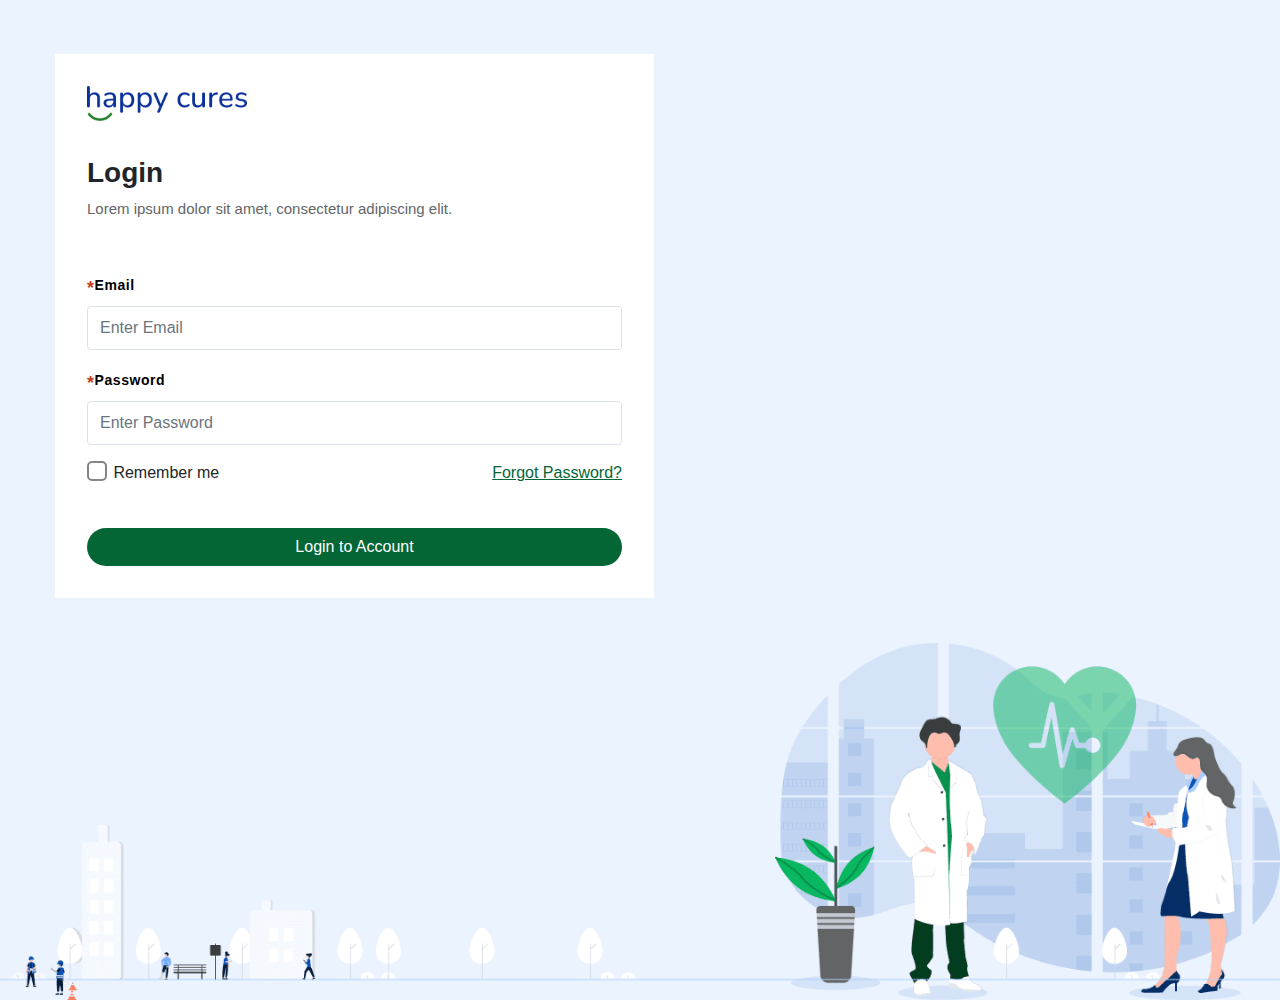
<file: Admin-Side/HTML/login.html>
<!DOCTYPE html>
<html lang="en">
<head>
    <meta charset="UTF-8">
    <meta http-equiv="X-UA-Compatible" content="IE=edge">
    <meta name="viewport" content="width=device-width, initial-scale=1.0">
    <link rel="stylesheet" href="https://cdn.jsdelivr.net/npm/bootstrap@4.0.0/dist/css/bootstrap.min.css" integrity="sha384-Gn5384xqQ1aoWXA+058RXPxPg6fy4IWvTNh0E263XmFcJlSAwiGgFAW/dAiS6JXm" crossorigin="anonymous">
    <script src="https://code.jquery.com/jquery-3.6.3.js" integrity="sha256-nQLuAZGRRcILA+6dMBOvcRh5Pe310sBpanc6+QBmyVM=" crossorigin="anonymous"></script>
    <script src="https://cdn.jsdelivr.net/npm/popper.js@1.12.9/dist/umd/popper.min.js" integrity="sha384-ApNbgh9B+Y1QKtv3Rn7W3mgPxhU9K/ScQsAP7hUibX39j7fakFPskvXusvfa0b4Q" crossorigin="anonymous"></script>
    <script src="https://cdn.jsdelivr.net/npm/bootstrap@4.0.0/dist/js/bootstrap.min.js" integrity="sha384-JZR6Spejh4U02d8jOt6vLEHfe/JQGiRRSQQxSfFWpi1MquVdAyjUar5+76PVCmYl" crossorigin="anonymous"></script>
    <link rel="stylesheet" href="../CSS/login_checkbox.css">
    <link rel="stylesheet" href="../CSS/login.css">
    <title>HappyCures</title>
</head>
<body>

    <div class="container-fluid">

        <div class="row first-row">

            <div class="col-md-6 first-column">

                <div class="main">

                    <!-- <img class="HappyCures" src="../IMAGES/LoginPage/Logo@3x.png" alt="" srcset=""> -->
                    <img class="HappyCures" src="../IMAGES/LoginPage/Logo2@3x.png" alt="" srcset="">

                    <div class="happy-heading">
                        <h3>Login</h3>
                        <p>Lorem ipsum dolor sit amet, consectetur adipiscing elit.</p>
                    </div>

                    <div class="form">
                        <div class="form-group">
                          <label id="email-username" for="emailUsername"><span class="mandate-field">*</span>Email</label>
                          <input type="email" class="form-control" id="login-email" aria-describedby="emailHelp" placeholder="Enter Email" value="">
                        </div>
                        <div class="form-group">
                          <label id="password" for="loginPassword"><span class="mandate-field">*</span>Password</label>
                          <input type="password" class="form-control" id="login-password" placeholder="Enter Password" value="">
                        </div>
                        <div class="form-check remember-parent">
                          <div>
                            <!-- <input type="checkbox" class="form-check-input" id="remember-me"> -->
                            <div class="checkbox-wrapper-19">
                                <input type="checkbox" id="cbtest-19" />
                                <label for="cbtest-19" class="check-box">
                            </div>
                            <label class="form-check-label" for="RememberMe">Remember me</label>
                          </div>

                          <a id="forgot-password" href="#">Forgot Password?</a>
                        </div>
                        <button type="button" class="btn btn-login" onclick="happycures();">Login to Account</button>
                    </div>

                </div>

            </div>

            <div class="col-md-6"></div>

        </div>

        <div class="row second-row">
            <img class="footer-img" src="../IMAGES/LoginPage/Graphic Image.png" alt="" srcset="">
        </div>

    </div>

    <script>
        const happycures = () => {

            let user = document.getElementById('login-email').value;
            let pass = document.getElementById('login-password').value;

            if(user == "" && pass == ""){
                alert("Fields cannot be empty.");
                return;
            }
            if(user == ""){
                alert("Email is empty.");
                return;
            }
            if(pass == ""){
                alert("Password is empty.");
                return;
            }

            fetch('https://happycuresapi.nandeeshwaraseeds.com/app/bouserlogin',
            {
                method : "POST",
                headers : {
                    "Accept" : "application/json",
                    "Content-type" : "application/json"
                },
                body : JSON.stringify(
                    {
                        username : user,
                        password : pass
                    }
                )
            })
            .then(result => result.json())
            .then(result => window.location.href = "./home.html")
            .catch(e => {
                console.log(e.message);
                alert("Invalid Credentials.");
            })

        }
    </script>

</body>
</html>
</file>
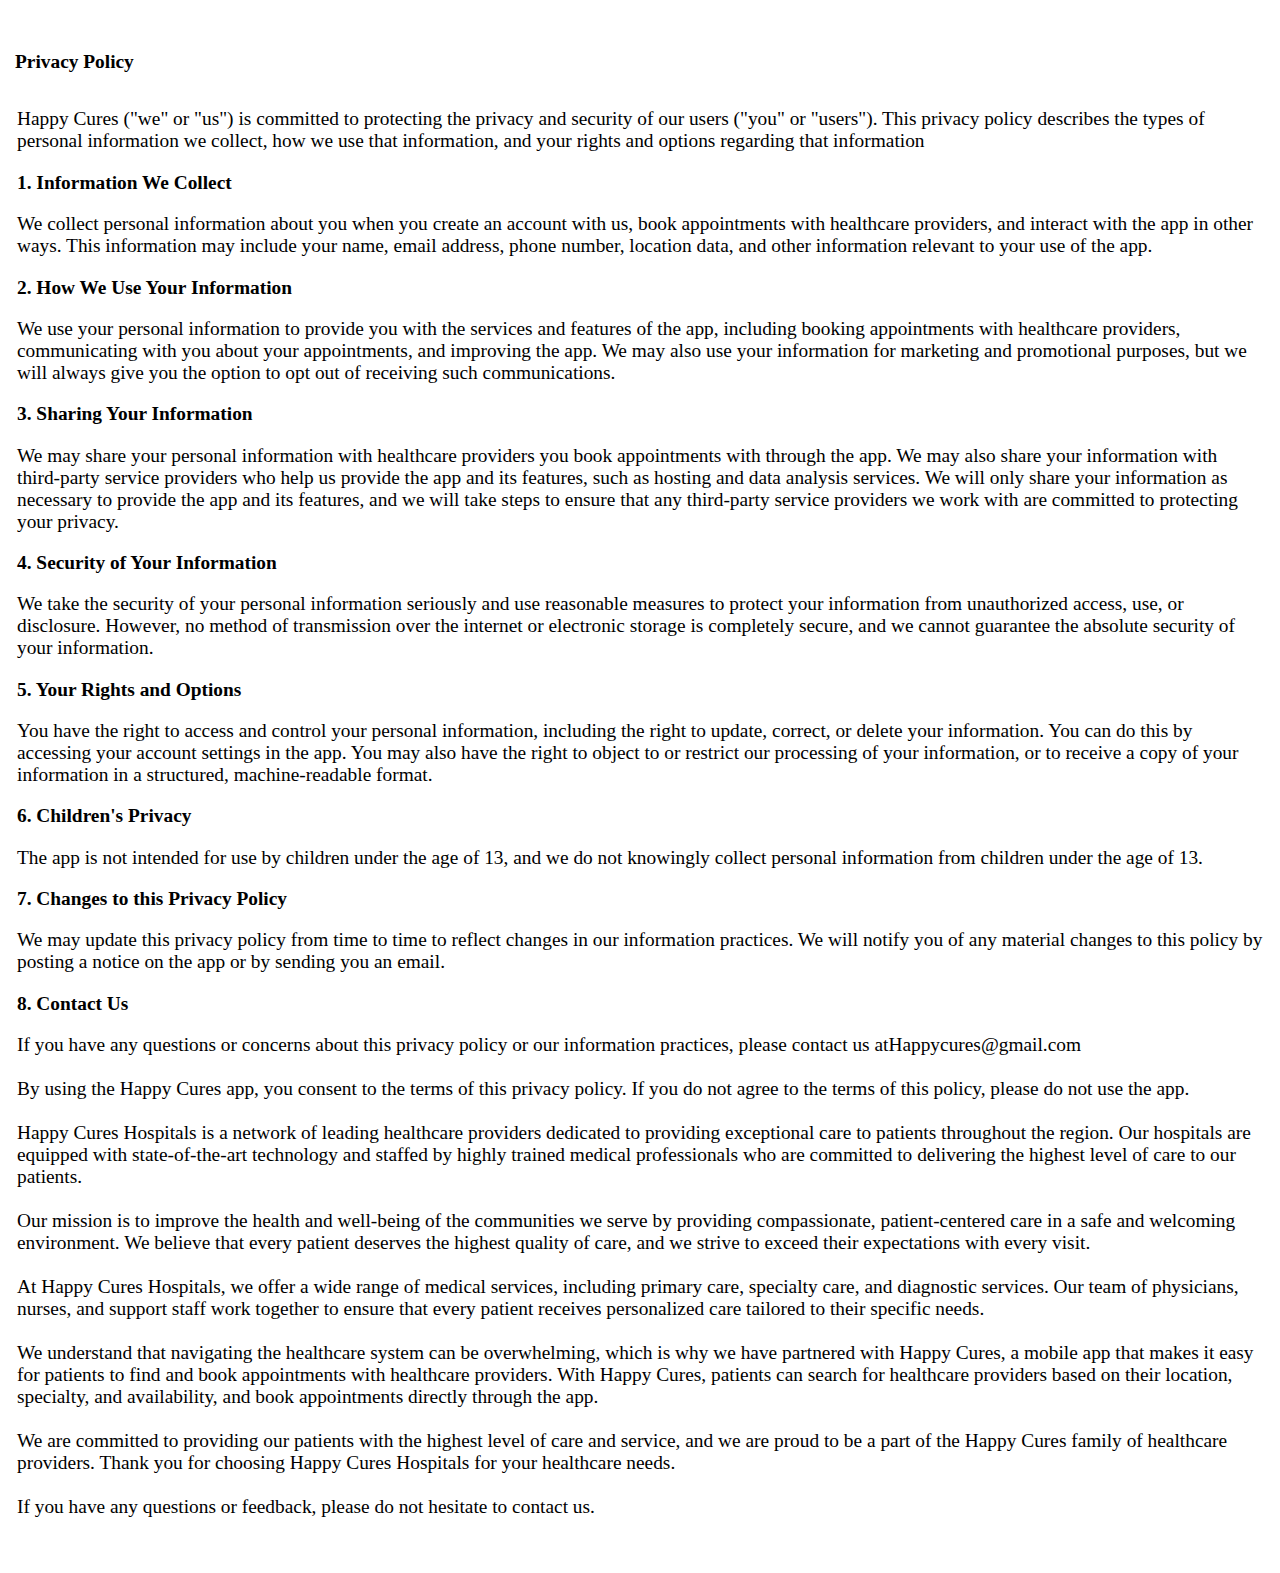
<file: User-Side/HTML/privacyPolicy.html>
<!DOCTYPE html>
<html lang="en">
<head>
    <meta charset="UTF-8">
    <meta http-equiv="X-UA-Compatible" content="IE=edge">
    <meta name="viewport" content="width=device-width, initial-scale=1.0">
    <title>Happy Cures</title>
    <link rel="stylesheet" href="https://cdn.jsdelivr.net/npm/bootstrap@4.6.2/dist/css/bootstrap.min.css"
        integrity="sha384-xOolHFLEh07PJGoPkLv1IbcEPTNtaed2xpHsD9ESMhqIYd0nLMwNLD69Npy4HI+N" crossorigin="anonymous">
    <script src="https://code.jquery.com/jquery-3.6.3.js"
        integrity="sha256-nQLuAZGRRcILA+6dMBOvcRh5Pe310sBpanc6+QBmyVM=" crossorigin="anonymous"></script>
    <script src="https://cdn.jsdelivr.net/npm/bootstrap@4.6.2/dist/js/bootstrap.bundle.min.js"
        integrity="sha384-Fy6S3B9q64WdZWQUiU+q4/2Lc9npb8tCaSX9FK7E8HnRr0Jz8D6OP9dO5Vg3Q9ct"
        crossorigin="anonymous"></script>

    <link rel="stylesheet" href="../CSS/privacyPolicy_termsAndCondtions.css">
</head>
<body>
    <div class="container-fluid">
        <h2 style="font-weight: 700;">Privacy Policy</h2>

        <div id="privacy_and_policy" style="margin: 2rem 0 0 2px;">
            <p>Happy Cures ("we" or "us") is committed to protecting the privacy and security of our users
                ("you" or "users"). This privacy policy describes the types of personal information we collect,
                how we use that information, and your rights and options regarding that information
            </p>
        </div>
    </div>

    <script>
        const privacyAndPolicy = [
            {
                heading : "1. Information We Collect",
                description : "We collect personal information about you when you create an account with us, book appointments with healthcare providers, and interact with the app in other ways. This information may include your name, email address, phone number, location data, and other information relevant to your use of the app."
            },
            {
                heading : "2. How We Use Your Information",
                description : "We use your personal information to provide you with the services and features of the app, including booking appointments with healthcare providers, communicating with you about your appointments, and improving the app. We may also use your information for marketing and promotional purposes, but we will always give you the option to opt out of receiving such communications."
            },
            {
                heading : "3. Sharing Your Information",
                description : "We may share your personal information with healthcare providers you book appointments with through the app. We may also share your information with third-party service providers who help us provide the app and its features, such as hosting and data analysis services. We will only share your information as necessary to provide the app and its features, and we will take steps to ensure that any third-party service providers we work with are committed to protecting your privacy."
            },
            {
                heading : "4. Security of Your Information",
                description : "We take the security of your personal information seriously and use reasonable measures to protect your information from unauthorized access, use, or disclosure. However, no method of transmission over the internet or electronic storage is completely secure, and we cannot guarantee the absolute security of your information."
            },
            {
                heading : "5. Your Rights and Options",
                description : "You have the right to access and control your personal information, including the right to update, correct, or delete your information. You can do this by accessing your account settings in the app. You may also have the right to object to or restrict our processing of your information, or to receive a copy of your information in a structured, machine-readable format."
            },
            {
                heading : "6. Children's Privacy",
                description : "The app is not intended for use by children under the age of 13, and we do not knowingly collect personal information from children under the age of 13."
            },
            {
                heading : "7. Changes to this Privacy Policy",
                description : "We may update this privacy policy from time to time to reflect changes in our information practices. We will notify you of any material changes to this policy by posting a notice on the app or by sending you an email."
            },
            {
                heading : "8. Contact Us",
                description : `
                                    If you have any questions or concerns about this privacy policy or our information practices, please contact us atHappycures@gmail.com
                               <br>
                               <br>
                                    By using the Happy Cures app, you consent to the terms of this privacy policy. If you do not agree to the terms of this policy, please do not use the app.
                               <br>
                               <br>
                                    Happy Cures Hospitals is a network of leading healthcare providers dedicated to providing
                                    exceptional care to patients throughout the region. Our hospitals are equipped with
                                    state-of-the-art technology and staffed by highly trained medical professionals who are
                                    committed to delivering the highest level of care to our patients.
                               <br>
                               <br>
                                    Our mission is to improve the health and well-being of the communities we serve by providing
                                    compassionate, patient-centered care in a safe and welcoming environment. We believe that
                                    every patient deserves the highest quality of care, and we strive to exceed their expectations
                                    with every visit.
                               <br>
                               <br>
                                    At Happy Cures Hospitals, we offer a wide range of medical services, including primary care,
                                    specialty care, and diagnostic services. Our team of physicians, nurses, and support staff work
                                    together to ensure that every patient receives personalized care tailored to their specific needs.
                               <br>
                               <br>
                                    We understand that navigating the healthcare system can be overwhelming, which is why we
                                    have partnered with Happy Cures, a mobile app that makes it easy for patients to find and book
                                    appointments with healthcare providers. With Happy Cures, patients can search for healthcare
                                    providers based on their location, specialty, and availability, and book appointments directly
                                    through the app.
                               <br>
                               <br>
                                    We are committed to providing our patients with the highest level of care and service, and we
                                    are proud to be a part of the Happy Cures family of healthcare providers. Thank you for
                                    choosing Happy Cures Hospitals for your healthcare needs.
                               <br>
                               <br>
                                    If you have any questions or feedback, please do not hesitate to contact us.

                               `
            }
        ];

        (function(){
            let listOfpolicies = "";

            privacyAndPolicy.forEach(element => {
                listOfpolicies += `
                <div>
                    <p style="font-size: 1.1rem; font-weight: 700; margin-bottom: 3px;">${element.heading}</p>
                    <p>${element.description}</p>
                </div>
                `;
            });

            document.getElementById('privacy_and_policy').innerHTML += listOfpolicies;
        })();
    </script>
</body>
</html>
</file>
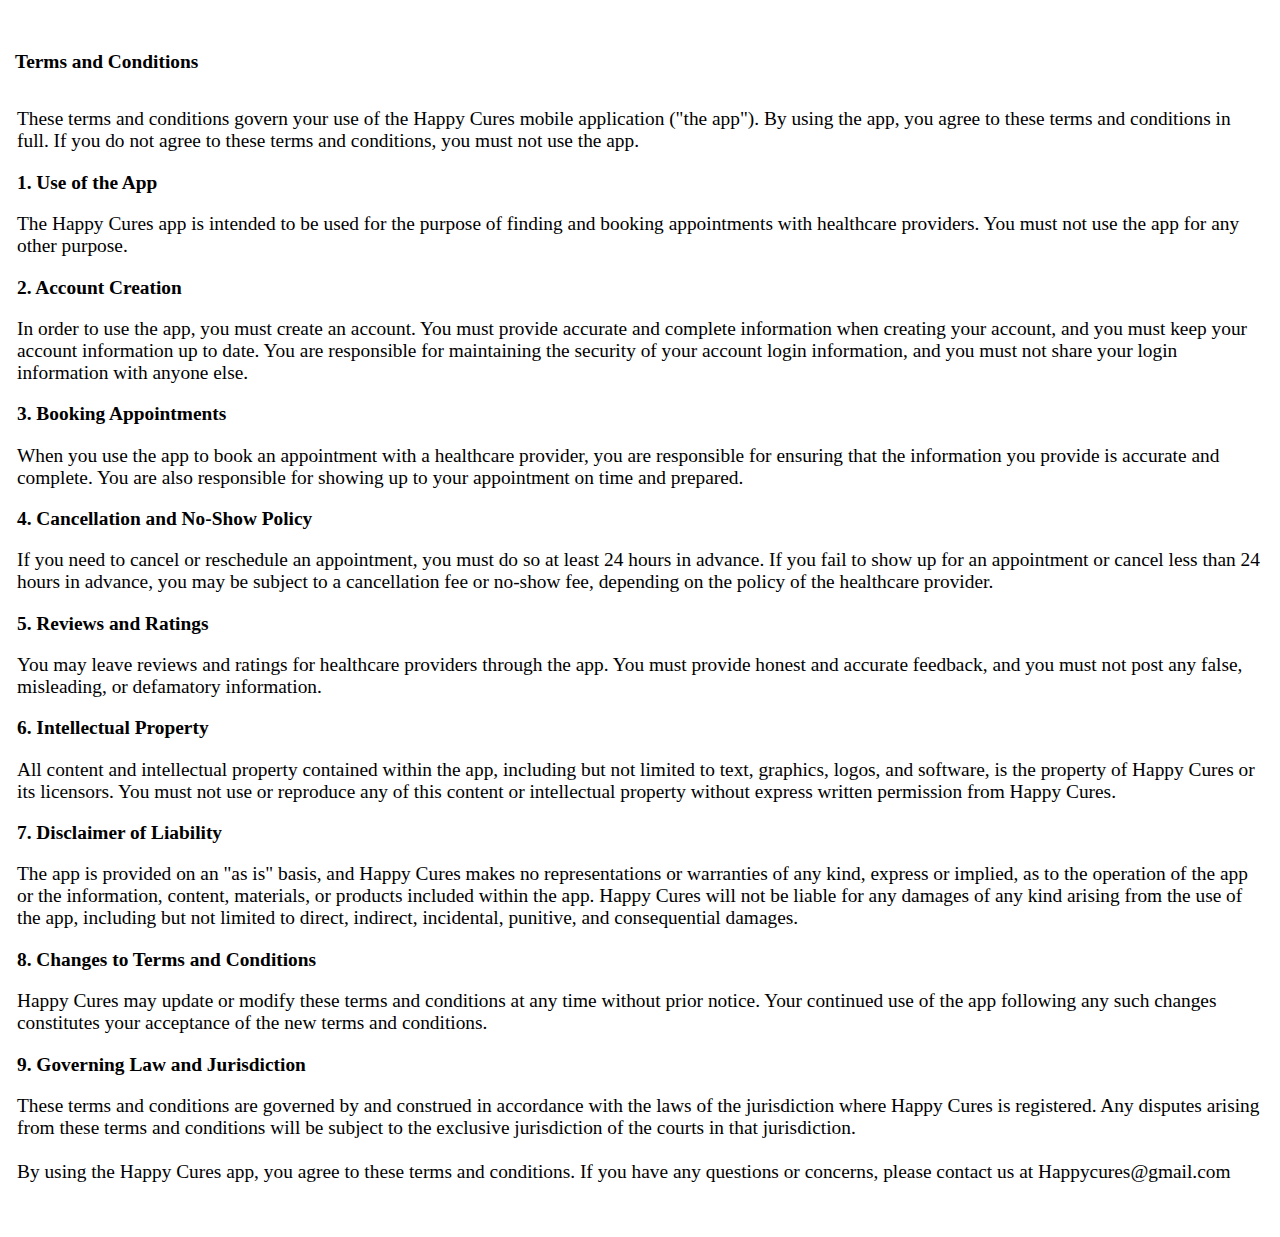
<file: User-Side/HTML/termsAndConditions.html>
<!DOCTYPE html>
<html lang="en">
<head>
    <meta charset="UTF-8">
    <meta http-equiv="X-UA-Compatible" content="IE=edge">
    <meta name="viewport" content="width=device-width, initial-scale=1.0">
    <title>Happy Cures</title>
    <link rel="stylesheet" href="https://cdn.jsdelivr.net/npm/bootstrap@4.6.2/dist/css/bootstrap.min.css"
        integrity="sha384-xOolHFLEh07PJGoPkLv1IbcEPTNtaed2xpHsD9ESMhqIYd0nLMwNLD69Npy4HI+N" crossorigin="anonymous">
    <script src="https://code.jquery.com/jquery-3.6.3.js"
        integrity="sha256-nQLuAZGRRcILA+6dMBOvcRh5Pe310sBpanc6+QBmyVM=" crossorigin="anonymous"></script>
    <script src="https://cdn.jsdelivr.net/npm/bootstrap@4.6.2/dist/js/bootstrap.bundle.min.js"
        integrity="sha384-Fy6S3B9q64WdZWQUiU+q4/2Lc9npb8tCaSX9FK7E8HnRr0Jz8D6OP9dO5Vg3Q9ct"
        crossorigin="anonymous"></script>

    <link rel="stylesheet" href="../CSS/privacyPolicy_termsAndCondtions.css">
</head>
<body>
    <div class="container-fluid">
        <h2 style="font-weight: 700;">Terms and Conditions</h2>

        <div id="terms_and_conditions" style="margin: 2rem 0 0 2px;">
            <p>These terms and conditions govern your use of the Happy Cures mobile application ("the app").
                By using the app, you agree to these terms and conditions in full. If you do not agree to these
                terms and conditions, you must not use the app.
            </p>
        </div>
    </div>

    <script>
        const termsAndConditions = [
            {
                heading : "1. Use of the App",
                description : "The Happy Cures app is intended to be used for the purpose of finding and booking appointments with healthcare providers. You must not use the app for any other purpose."
            },
            {
                heading : "2. Account Creation",
                description : "In order to use the app, you must create an account. You must provide accurate and complete information when creating your account, and you must keep your account information up to date. You are responsible for maintaining the security of your account login information, and you must not share your login information with anyone else."
            },
            {
                heading : "3. Booking Appointments",
                description : "When you use the app to book an appointment with a healthcare provider, you are responsible for ensuring that the information you provide is accurate and complete. You are also responsible for showing up to your appointment on time and prepared."
            },
            {
                heading : "4. Cancellation and No-Show Policy",
                description : "If you need to cancel or reschedule an appointment, you must do so at least 24 hours in advance. If you fail to show up for an appointment or cancel less than 24 hours in advance, you may be subject to a cancellation fee or no-show fee, depending on the policy of the healthcare provider."
            },
            {
                heading : "5. Reviews and Ratings",
                description : "You may leave reviews and ratings for healthcare providers through the app. You must provide honest and accurate feedback, and you must not post any false, misleading, or defamatory information."
            },
            {
                heading : "6. Intellectual Property",
                description : "All content and intellectual property contained within the app, including but not limited to text, graphics, logos, and software, is the property of Happy Cures or its licensors. You must not use or reproduce any of this content or intellectual property without express written permission from Happy Cures."
            },
            {
                heading : "7. Disclaimer of Liability",
                description : "The app is provided on an \"as is\" basis, and Happy Cures makes no representations or warranties of any kind, express or implied, as to the operation of the app or the information, content, materials, or products included within the app. Happy Cures will not be liable for any damages of any kind arising from the use of the app, including but not limited to direct, indirect, incidental, punitive, and consequential damages."
            },
            {
                heading : "8. Changes to Terms and Conditions",
                description : "Happy Cures may update or modify these terms and conditions at any time without prior notice. Your continued use of the app following any such changes constitutes your acceptance of the new terms and conditions."
            },
            {
                heading : "9. Governing Law and Jurisdiction",
                description : `
                        These terms and conditions are governed by and construed in accordance with the laws of the
                        jurisdiction where Happy Cures is registered. Any disputes arising from these terms and
                        conditions will be subject to the exclusive jurisdiction of the courts in that jurisdiction.
                    <br>
                    <br>
                        By using the Happy Cures app, you agree to these terms and conditions. If you have any
                        questions or concerns, please contact us at Happycures@gmail.com
                `
            }
        ];

        (function(){
            let listOfConditions = "";

            termsAndConditions.forEach(element => {
                listOfConditions += `
                <div>
                    <p style="font-size: 1.1rem; font-weight: 700; margin-bottom: 3px;">${element.heading}</p>
                    <p>${element.description}</p>
                </div>
                `;
            });

            document.getElementById('terms_and_conditions').innerHTML += listOfConditions;
        })();
    </script>
</body>
</html>
</file>
<file: User-Side/CSS/styles.css>
* {
    font-family: "Helvetica Neue", "Arial", sans-serif;
}

body {
    margin: 0;
    padding: 0;
    box-sizing: border-box;
    width: 100%;
    min-height: 100vh;
}

.main-container {
    padding: 0;
}

.navbar {
    padding-left: 0;
    padding-right: 0;
    justify-content: center;
    width: 100%;
    background: #ffffff;
}

.navbar-brand {
    color: #333399;
}

.clickable >h6{
    cursor: pointer;
    border: none;
    border-radius: 0.2rem;
    transition: .3s ease;
}

.clickable h6:hover{
    border: 1px solid rgb(73, 73, 73);
}

.type-container {
    display: flex;
    width: 85%;
    justify-content: space-between;
}

#navbarTogglerDemo03 {
    justify-content: end;
}

#navbarTogglerDemo03>ul {
    width: 27%;
    /* justify-content: space-between; */
    justify-content: end;
}

.users {
    color: #00AD4A !important;
    text-decoration: underline;
    text-underline-position: from-font;
}

.doctors {
    color: #000 !important;
}

.download-the-app {
    background-color: #00AD4A;
    color: #fff;
}

.display-first {
    display: flex;
    justify-content: center;
    align-items: center;
    background-color: #f0fcf2;
    width: 100%;
    min-height: 36rem;
}

.display-first>.row {
    height: 100%;
}

.first-column {
    display: flex;
    justify-content: end;
    align-items: center;
}

.left-content {
    display: flex;
    flex-direction: column;
    min-height: 20rem;
    justify-content: space-between;
}

/* .left-content > div:first-child > h1{
    font-size: 4rem;
    font-weight: 600;
    color: #333399;
} */
.medical-services {
    font-size: 4rem;
    font-weight: 600;
    color: #05184d;
}

.medical-services-left {
    display: flex;
    justify-content: space-between;
    margin-bottom: 1rem;
}

.playStore-appStore>img {
    width: 9rem;
    height: 2.8rem;
    cursor: pointer;
    margin-top: 1rem;
}

.second-column {
    display: flex;
    justify-content: center;
    align-items: center;
    position: relative;
}

/* .second-column > img{
    width: 30rem;
    height: 34rem;
    margin-left: 3rem;
} */
.second-column>#mobile-pattern {
    width: 30rem;
}

.second-column>#mobile-phone {
    height: 34rem;
    position: absolute;
}

#four-easy-steps {
    margin-top: 4rem;
    color: #05184d;
    text-align: center;
    font-size: 2.5rem;
    font-weight: 600;
}

.four-cards-section {
    display: flex;
    margin: 4rem 0;
    justify-content: space-evenly;
}

.first-cards {
    align-items: center;
    border: none;
    width: 24%;
}

.first-cards>p {
    text-align: center;
}

.first-cards>h5 {
    font-weight: 600;
}

/* .card-img{
    width: 6rem;
    height: 6rem;
    background-color: #8080804f;
    margin: 1rem;
    border-radius: 6rem;
} */
.display-last {
    /* min-height: 36rem; */
    width: 100%;
    padding: 0;
    min-height: 40rem;
    background-color: #00AD4A;
    position: relative;
}

.last-patch-p>p {
    margin: 0;
}

.round-obj {
    display: flex;
    width: 100%;
    height: 6rem;
    background-color: #fff;
    border-radius: 3rem;
}

.round-obj-p {
    display: flex;
    justify-content: center;
    align-items: center;
    cursor: pointer;
}

.round {
    width: 27%;
    height: 100%;
    display: flex;
    justify-content: center;
    align-items: center;
}

.round-content {
    width: 73%;
    height: 100%;
    display: flex;
    flex-direction: column;
    justify-content: center;
}

.round-content>h4 {
    font-weight: 600;
}

.round-content>h4,
p {
    margin: 0;
}

/* .main-round{
    height: 2.4rem;
    width: 2.4rem;
    border-radius: 2.4rem;
    background-color: #d8d8d8;
} */

@media screen and (max-width: 1440px) {
    .display-first>.row {
        margin-bottom: 4rem;
    }

    .second-column>#mobile-pattern {
        width: 25rem;
    }

    .second-column>#mobile-phone {
        height: 28rem;
    }
}

@media screen and (max-width: 1024px) {
    .download-the-app {
        width: 11rem;
    }
}

@media screen and (max-width: 768px) {

    /* .medical-services-left{
        display: block;
    } */

    #navbarTogglerDemo03{
        display: flex;
        justify-content: start;
    }

    .type-container {
        justify-content: space-between;
    }

    .download-the-app {
        width: 8rem;
        font-size: 12px;
    }

    .main-content {
        display: flex;
        flex-direction: column;
        justify-content: center;
        align-items: center;
    }

    .medical-services {
        font-size: 2rem;
    }

    .playStore-appStore {
        display: flex;
        justify-content: center;
    }

    .left-content {
        min-height: 17rem;
    }

    .main-heading-cures>h5 {
        text-align: center;
    }

    .second-column>#mobile-pattern {
        width: 18rem;
    }

    .second-column>#mobile-phone {
        height: auto;
        width: 16rem;
    }

    .second-column {
        margin-top: 3.5rem;
    }

    .display-last>.container {
        padding-bottom: 2rem;
    }

    .four-cards-section {
        display: block;
    }

    .second-column>img {
        width: 100%;
        margin-top: 1rem;
        margin-left: 0;
    }

    .round-obj-p {
        margin-bottom: .5rem;
    }

    .first-cards {
        width: auto;
    }
}

/*  */
/*  */

.container-fluid {
    min-height: 100vh;
}

.main-container {
    padding: 0;
}

#second-blue-head {
    color: #05184d;
    font-size: 2.5rem;
    font-weight: 600;
}

.person-card {
    border-radius: 2rem;
    border: none;
    box-shadow: rgb(0 0 0 / 15%) 0px 3px 7px 0px;
}

.round-second-obj {
    display: flex;
    justify-content: space-around;
    align-items: center;
    width: 100%;
    /* height: 6rem; */
    height: 2rem;
    background-color: #fff;
    border-radius: 3rem;
}

/* .main-round{
    height: 3.4rem;
    width: 3.4rem;
    border-radius: 2.4rem;
    background-color: #d8d8d8;
} */
.round-second-content {
    /* width: 73%; */
    width: 58%;
    height: 100%;
    display: flex;
    flex-direction: column;
    justify-content: center;
}

.round-second-content>p {
    font-weight: 600;
    margin: 0;
}

.docter-row {
    width: 100%;
    min-height: 34rem;
    display: flex;
    align-items: end;
}

.playStore-second-appStore>img {
    width: 9rem;
    height: 2.8rem;
    cursor: pointer;
    margin-top: 1rem;
}

.docter-banner {
    width: 100%;
    height: 22.8rem;
    background: #ced6ef;
    display: flex;
    align-items: end;
}

.docter-img-p {
    width: 45%;
    min-height: 20rem;
}

.docter-img-content {
    width: 55%;
    min-height: 20rem;
}

.faq {
    width: 100%;
    min-height: 36rem;
    flex-direction: column;
    justify-content: center;
    align-items: center;
}

#accordion {
    max-width: 50rem;
}

#accordion>.card {
    border: none;
    border-bottom: 1px solid #00AD4A;
    cursor: pointer;
}

.footer-row {
    width: 100%;
    /* min-height: 36rem; */
    min-height: 24rem;
    background-color: #09210b;
    color: #fff;
}

.card-header {
    cursor: pointer;
    border-bottom: none;
    display: flex;
    justify-content: space-between;
}

.card-header>img {
    width: 1.5rem;
    height: 1.5rem;
}

.temp-row {
    height: 10%;
}

@media only screen and (max-width: 768px) {
    .person-card {
        margin-top: 1rem;
    }

    #second-blue-head {
        font-size: 1.5rem;
    }

    .faq {
        margin: 0;
        margin-top: 2rem;
        margin-bottom: 2rem;
    }

    .round-second-obj {
        height: 6rem;
    }

    .docter-row {
        margin: 0;
        margin-top: 10rem;
    }

    .docter-img-p {
        margin-top: -10.5rem;
    }

    .docter-banner {
        height: initial;
        min-height: 22.8rem;
        display: block;
    }

    .docter-img-content {
        min-height: 12rem;
    }

    .docter-img-p,
    .docter-img-content {
        width: 100%;
    }

    .docter-img-p>img {
        width: 100%;
    }

    #second-blue-head {
        text-align: center;
    }

    .playStore-second-appStore {
        display: flex;
        justify-content: center;
    }

    #accordion {
        width: 25rem !important;
    }

    .footer-row {
        margin: 0;
        min-height: 60rem !important;
    }

    .footer-row>.container {
        padding-left: 2rem;
    }

    .temp-row {
        height: 4%;
    }
}
</file>
<file: CSS/header.css>
.navbar {
    min-height: 56px;
    /* background-color: #063e8f; */
    background-color: #031b3d;
}

.navbar-brand {
    width: 157.8px;
}

.menu-icon {
    width: 2rem;
    filter: invert(1);
}

#navbarSupportedContent {
    justify-content: end;
}

/* .help-icon, */
/* .alert-icon, */
.search-icon, .logout-icon{
    cursor: pointer;
    width: 24px;
}

/* .profile-icon {
    cursor: pointer;
    width: 32px;
} */

.search-icon {
    display: block;
}

/* .help-icon, */
/* .alert-icon, */
/* .profile-icon {
    margin-left: 1.5rem;
} */

/* .profile-styles:hover, .profile-styles:active{
    color: transparent !important;
    background-color: transparent !important;
    border-color: transparent !important;
}

.profile-styles:focus{
    box-shadow: none !important;
} */

.search-field {
    display: none;
    border: none;
    border-radius: 0.3rem;
    height: 2rem;
    outline: none;
}

.btn-search, .btn-logout {
    background-color: transparent;
    color: #fff;
}

/*  */
.main-row {
    position: relative;
    min-height: 100%;
    width: 100%;
    margin: 0;
}

.side-bar {
    /* width: 15rem; */
    width: 16%;
    background-color: #fff;
    border-right: 1px solid #b9d2f6;
    box-shadow: 1px 0 3px -1px #b9d2f6;
}

/* #overview:hover {
    background-color: rgb(235, 255, 245);
}

#hospitalMS:hover {
    background-color: rgb(235, 255, 245);
}

#doctorMS:hover {
    background-color: rgb(235, 255, 245);
} */

.sidebar-items {
    cursor: pointer;
    height: 4rem;
    display: flex;
    transition: .3s ease;
}

.side-bar-img {
    width: 20%;
    display: flex;
    justify-content: center;
    align-items: center;
}

.side-bar-heading {
    width: 80%;
    display: flex;
    align-items: center;
}

.side-bar-heading>h6 {
    margin: 0;
    font-weight: 600;
}

.main-content {
    width: 84%;
    /* height: 100%; */
    min-height: 100vh;
}

@media only screen and (max-width: 768px) {
    .side-bar {
        /* width: 3rem; */
        width: 7%;
    }

    .side-bar-heading {
        display: none;
    }

    .side-bar-img {
        width: 100%;
    }

    .main-content {
        width: 93%;
    }
}
</file>
<file: CSS/overview_old.css>
/* overview */
/* .overview-dynamic-content {
            display: none;
        } */

.main-overview {
    min-height: 70px;
    background-color: #fff;
    /* border-bottom: 1px solid #b9d2f6; */
    box-shadow: 0 2px 2px -1px #b9d2f6;
    padding-left: 2rem;
    display: flex;
    flex-direction: column;
    justify-content: center;
}

.main-overview>p {
    margin: 0;
    color: #828487;
}

.main-overview>h3 {
    margin: 0;
    font-weight: 600;
}

.row-status {
    display: flex;
    justify-content: space-evenly;
    align-items: center;
    min-height: 6rem;
    width: 100%;
    margin: 0;
    padding-top: 1.3rem;
}

.status-card {
    display: flex;
    border-radius: 0.3rem;
    background-color: #fff;
    width: 16rem;
    height: 6rem;
    margin-bottom: 1.3rem;
    padding: 1.4% 0 0 1%;
}

.status-card>img {
    width: 40px;
    height: 40px;
    margin-right: 1rem;
}

.row-content {
    width: 100%;
    height: 487px;
    margin: 0;
}

.graph-455 {
    display: flex;
    /* justify-content: end;
            padding-right: 2.2rem; */
    width: 75.4%;
}

.bookings-cancellations {
    display: flex;
    justify-content: space-around;
    height: 38.2118px;
}

.bookings-cancellations>div {
    width: 100%;
    display: flex;
    align-items: center;
}

.bookings-cancellations>div>h6 {
    margin: 0;
}

.green-red {
    width: 0.5rem;
    height: 0.5rem;
    border-radius: 0.5rem;
    margin-right: .5rem;
}

.green {
    background-color: green;
}

.red {
    background-color: red;
}

.graph-parent {
    /* background-color: #fff;
            width: 96.4%;
            height: 96%;
            border-radius: .3rem;
            display: flex;
            justify-content: center;
            align-items: end; */
    background-color: #fff;
    width: 94.9%;
    margin-left: 1.4rem;
    height: 96%;
    border-radius: 0.3rem;
    display: flex;
    justify-content: center;
    align-items: end;
}

.graph-677 {
    width: 24.6%;
    height: 96%;
    display: flex;
    flex-direction: column;
    justify-content: space-between;
}

.empty-patches {
    width: 100%;
    height: 47.5%;
    margin: 0;
    background-color: #fff;
    border-radius: .3rem;
}

.dropdown-toggle {
    background-color: transparent;
    border-color: #d5d5d5;
}

.dropdown-toggle::after {
    /* Using for both overview and HMS */
    /* content: '^';
            background-image: url(../IMAGES/homePage/arrow_down@3x.png);
            top: 28px;
            left: 10rem;
            position: absolute;
            border: none;
            transform: rotate(180deg);
            color: green; */
    color: rgb(62, 171, 117);
}

@media only screen and (max-width: 1440px) {
    .graph-455 {
        width: 75.9%;
    }

    .graph-parent {
        width: 91.8%;
        margin-left: 2.37rem;
    }

    .graph-677 {
        width: 21.1%;
    }
}

@media only screen and (max-width: 1321px) {
    .graph-455 {
        width: 75.5%;
    }

    .graph-parent {
        width: 95.8%;
        margin-left: 1.1rem;
    }

    .graph-677 {
        width: 23.1%;
    }
}

@media only screen and (max-width: 1024px) {
    .status-card {
        padding: 1.8% 0 0 2%;
    }

    .bookings-cancellations {
        display: block;
    }

    #chai-chart {
        width: 34.5rem;
    }

    .graph-parent,
    .graph-677 {
        height: 74%;
    }

    .graph-parent {
        width: 91.8%;
        margin-left: 1.37rem;
    }
}

@media only screen and (max-width: 768px) {
    .status-card {
        padding: 2% 0 0 2%;
    }

    .graph-455,
    .graph-677 {
        width: 100%;
    }

    .graph-677 {
        flex-direction: row;
        justify-content: space-evenly;
        height: 22%;
    }

    .graph-parent {
        height: 21rem;
    }

    .empty-patches {
        width: 45.4%;
        height: auto;
    }

}

@media only screen and (max-width: 425px) {

    .status-card {
        width: 23.6rem;
        padding: 3.8% 0 0 10%;
    }

    .graph-parent {
        margin-left: 0.6rem;
    }

    #chai-chart {
        width: 22rem;
    }

    .happy-footer {
        height: auto;
    }

    .empty-patches {
        width: 46%;
    }
}

@media only screen and (max-width: 375px) {
    .status-card {
        padding: 3.8% 0 0 4%;
        width: 20.6rem;
    }

    #chai-chart {
        width: 19rem;
    }

    .footer-left>h6,
    .footer-right>h6 {
        font-size: 11px;
    }

    .happy-footer>div {
        justify-content: space-between;
        width: 100%;
    }

}
</file>
<file: CSS/hospitalFullDetails.css>
.hospital-full-details{
    width: 100%;
    min-height: 100%;
    background-color: #fff;
}

.hospital-full-details > .header{
    width: 100%;
    min-height: 71px;
    background-color: #fff;
    display: flex;
    border-bottom: 1px solid #d5d5d6;
}

.header-left, .header-right{
    width: 50%;
    min-height: 71%;
    display: flex;
    align-items: center;
    padding: 0 1rem;
}

.header-left > h5{
    font-size: 20px;
    color: #000;
    margin: 0;
    font-weight: 600;
}

.header-right{
    justify-content: end;
}

#save-full-view{
    background-color: #046635;
    color: #fff;
}

#save-full-view:hover{
    background-color: #fff;
    color: #046635;
    border: 1px solid #046635;
}

#cancel-full-view{
    border: 1px solid #046635;
    color: #046635;
}

#cancel-full-view:hover{
    background-color: #046635;
    color: #fff;
}

.view-banner{
    width: 100%;
    min-height: 37.188rem;
    display: flex;
}

.left-container, .right-container{
    width: 50%;
    min-height: 100%;
    padding: 1rem;
}

.left-container-main{
    width: 100%;
    height: 100%;
    background-color: #ebf3ff;
    border-radius: 8px;
    padding: 1.2rem;
}

/* .left-container-content{

} */
</file>
<file: CSS/overview.css>
.main-overview {
    min-height: 70px;
    background-color: #fff;
    /* border-bottom: 1px solid #b9d2f6; */
    box-shadow: 0 2px 2px -1px #b9d2f6;
    padding-left: 2rem;
    display: flex;
    flex-direction: column;
    justify-content: center;
}

.main-overview>p {
    margin: 0;
    color: #828487;
}

.main-overview>h3 {
    margin: 0;
    font-weight: 600;
}

.row-status {
    width: 100%;
    margin: 0;
    padding: 1rem;
    display: flex;
    justify-content: space-between;
}

.status-card {
    display: flex;
    background-color: #fff;
    border-radius: .3rem;
    width: 24%;
    height: 6rem;
}

.status-card:last-child {
    padding: 0
}

.status-card>div:first-child {
    width: 30%;
    height: 100%;
    /* display: flex;
    align-items: center; */
    display: flex;
    align-items: start;
    justify-content: end;
    padding: 1.3rem 0.5rem;
}

.status-card>div:last-child {
    width: 70%;
    height: 100%;
    display: flex;
    flex-direction: column;
    justify-content: center;
}

/*  */

.row-content {
    width: 100%;
    margin: 0;
    padding: 0 1rem 1rem 1rem;
    justify-content: space-between;
}

.graph-parent {
    width: 100%;
    margin: 0;
}

.graph-p {
    width: 74.7%;
    border-radius: 0.3rem;
    background-color: #fff;
    padding: 1rem;
}

.empty-patches-p {
    width: 24%;
    display: flex;
    flex-direction: column;
    justify-content: space-between;
}

.empty-patches {
    background-color: #fff;
    height: 48.3%;
    border-radius: 0.3rem;
}

.first-bar,
.second-bar {
    width: 100%;
    margin: 0;
}

.first-bar>div {
    width: 50%;
}

.first-bar>div:first-child {
    display: flex;
    justify-content: space-around;
}

.first-bar>div:last-child {
    display: flex;
    justify-content: end;
}

.second-bar {
    justify-content: center;
}

#chai-chart {
    width: 100%;
}

.bookings_cancellations {
    width: 6px;
    height: 6px;
    border-radius: 1rem;
    margin-right: 0.3rem;
}

#green {
    background-color: green;
}

#red {
    background-color: red;
}

.dropdown-toggle {
    background-color: transparent;
}

.dropdown-toggle::after {
    color: rgb(62, 171, 117);
}
</file>
<file: CSS/hospital.css>
.hospitalMS-dynamic-content {
    height: 100%;
    position: relative;
}

.main-hospitalMS {
    min-height: 70px;
    background-color: #fff;
    border-bottom: 1px solid #b9d2f6;
    box-shadow: 0 2px 2px -1px #b9d2f6;
    padding-left: 2rem;
    display: flex;
    flex-direction: column;
    justify-content: center;
}

.main-hospitalMS>div {
    display: flex;
}

.main-hospitalMS>div>p {
    margin: 0;
    color: #828487;
}

.main-hospitalMS>div>span {
    margin: 0 5px;
    color: #828487;
}

.main-hospitalMS>div>p:first-child {
    color: #068f4b;
    text-decoration: underline;
}

.main-hospitalMS>h3 {
    margin: 0;
    font-weight: 600;
}

.hospital-row {
    background-color: #fff;
    width: 100%;
    min-height: 5rem;
    margin: 0;
    display: flex;
    justify-content: space-between;
    align-items: center;
    padding: 0 2rem;
}

.hospital-row>.dropdown {
    width: 12rem;
    display: flex;
    align-items: center;
    justify-content: space-around;
}

#sort-by {
    margin: 0;
}

.right-items-hms {
    width: 19rem;
    display: flex;
    align-items: center;
    justify-content: space-between;
}

.hospital-content {
    width: 100%;
    height: 84%;
    /* height: 29.6rem; */
    margin: 0;
    background-color: #fff;
}

.activeSpan{
    width: 8px;
    height: 8px;
    border-radius: 8px;
    margin-right: 5px;
    background-color: #c4c7cc;
    display: flex;
}

.holdSpan{
    width: 8px;
    height: 8px;
    border-radius: 8px;
    margin-right: 5px;
    background-color: #ff8b00;
    display: flex;
}

.inActiveSpan{
    width: 8px;
    height: 8px;
    border-radius: 8px;
    margin-right: 5px;
    background-color: #08b760;
    display: flex;
}

/* .hms-table-content {
    display: flex;
    width: 100%;
    height: 1.5rem;
    display: flex;
    justify-content: center;
    align-items: center;
    border-bottom: 1px solid #d7dbe0;
}

.hms-table-content>h6 {
    width: 16%;
    font-weight: 600;
}

.hms-table-body {} */

.hms-table-content {
    width: 100%;
}

.hms-table-header,
.hms-table-row {
    display: flex;
    justify-content: center;
    border-bottom: 1px solid #d7dbe0;
}

.hms-table-header>h6 {
    width: 16%;
    font-weight: 600;
}

.hms-table-row>h6 {
    width: 16%;
    margin: 0;
}

.hms-popup-parent {
    position: absolute;
    top: 0;
    right: 0;
    height: 100%;
    background-color: #fff;
    width: 40rem;
    box-shadow: -3px 0 6px -4px black;
}

.hms-popup {
    width: 100%;
    height: 100%;
    position: relative;
}

.hms-popup>.first-row {
    width: 100%;
    margin: 0;
    min-height: 3.8rem;
    border-bottom: 1px solid #d7dbe0;
    display: flex;
    justify-content: space-between;
    align-items: center;
    padding: 0 1rem;
}

.hms-popup>.first-row>h5 {
    font-weight: 600;
    margin: 0;
}

.hms-edit-btn:focus,
.hms-more-btn:focus {
    box-shadow: 0 0 0 0.2rem rgb(18 255 0 / 25%);
}

.hms-popup>.second-row {
    width: 100%;
    margin: 0;
    height: 5rem;
}

.hms-popup>.second-row>div {
    display: flex;
    flex-direction: column;
    /* justify-content: center; */
    padding: 1rem 0 0 1rem;
}

.hms-popup>.second-row>div:first-child {
    width: 40%;
    height: 100%;
}

.hms-popup>.second-row>div:last-child {
    width: 60%;
    height: 100%;
}

.hms-popup>.second-row>div>h6 {
    font-size: 14px;
    margin: 0;
}

.hms-popup>.second-row>div>h6:first-child {
    font-weight: 600;
    margin-bottom: .5rem;
}

.hms-popup>.second-row>div>h6:last-child {
    color: #626466;
}

.hms-popup>.third-row {
    width: 100%;
    margin: 0;
    height: 5rem;
}

.hms-popup>.third-row>div {
    width: 30%;
    height: 100%;
}

.hms-popup>.third-row>div {
    display: flex;
    flex-direction: column;
    padding: 1rem 0 0 1rem;
}

.hms-popup>.third-row>div>h6 {
    font-size: 14px;
    margin: 0;
}

.hms-popup>.third-row>div>h6:first-child {
    font-weight: 600;
    margin-bottom: .5rem;
}

.hms-popup>.third-row>div>h6:last-child {
    color: #068f4b;
    text-decoration: underline;
}

.hms-popup>.fourth-row {
    width: 100%;
    margin: 0;
    height: 225px;
    flex-direction: column;
}

.hms-popup>.fourth-row>h6 {
    padding-left: 1rem;
    font-weight: 600;
    font-size: 14px;
}

.hms-popup>.fourth-row>img {
    padding-left: 1rem;
}

.hms-popup>.fifth-row {
    width: 100%;
    margin: 0;
    margin-top: 1rem;
}

.hms-popup>.fifth-row>h6 {
    padding-left: 1rem;
    font-size: 14px;
}

.hms-popup>.fifth-row>h6:first-child {
    font-weight: 600;
}

.hms-popup>.fifth-row>h6:last-child {
    color: #626466;
}

.hms-popup>.sixth-row {
    width: 100%;
    height: 288px;
    margin: 0;
    margin-top: 1rem;
    flex-direction: column;
}

.hms-popup>.sixth-row>h6 {
    padding-left: 1rem;
    font-size: 14px;
    font-weight: 600;
}

.blue-dot {
    width: 6px;
    height: 6px;
    border-radius: 6px;
    margin-right: 0.5rem;
    background-color: #0850b7;
}

.blue-dot-item {
    margin: 0;
    font-size: 14px;
    color: #626466;
}

.hms-popup>.seventh-row {
    width: 100%;
    height: 151px;
    margin: 0;
    margin-top: 1rem;
    /* flex-direction: column; */
}

.hms-popup>.seventh-row>h6 {
    padding-left: 1rem;
    font-size: 14px;
    font-weight: 600;
}

.amenities-btns {
    /* width: 112px; */
    min-width: 112px;
    height: 37px;
    flex-grow: 0;
    display: flex;
    flex-direction: row;
    justify-content: flex-start;
    align-items: center;
    gap: 8px;
    padding: 8px 16px;
    margin: 0 0.5rem 0.5rem 0;
    border-radius: 100px;
    border: solid 1px #e1e5eb;
    background-color: #fff;
    cursor: pointer;
}

.amenities-btns>h6 {
    margin: 0;
}

/* HMS POPUP EDIT */
.hms-popup-edit {
    display: none;
    width: 100%;
    height: 100%;
    position: relative;
}

.hms-popup-edit>.first-row {
    width: 100%;
    margin: 0;
    min-height: 3.8rem;
    border-bottom: 1px solid #d7dbe0;
    display: flex;
    justify-content: space-between;
    align-items: center;
    padding: 0 1rem;
}

.hms-popup-edit>.first-row>h5 {
    font-weight: 600;
    margin: 0;
}

.saveHospital {
    background-color: #068f4b;
    color: #fff;
}

.cancelHospital {
    background-color: #fff;
    border: 1px solid #068f4b;
    color: #068f4b;
}

.saveHospital:focus,
.cancelHospital:focus {
    box-shadow: 0 0 0 0.2rem rgb(18 255 0 / 25%);
}

.hms-pop-edit-alert {
    background-color: #00000029;
    position: absolute;
    width: 100%;
    height: 100%;
    z-index: 999;
    display: none;
    justify-content: center;
    /* align-items: center; */
}

.hms-pop-edit-alert-main {
    margin-top: 2rem;
    background-color: #fff;
    width: 27rem;
    height: 10rem;
    z-index: 9999;
    border-radius: 0.3rem;
    padding: 1rem;
}

.hms-pop-edit-alert-main>h6:first-child {
    font-weight: 600
}

.hms-pop-edit-alert-main>h6:last-child {
    /* font-size: 14px; */
    /* color: #d7dbe0; */
}

.popup-save-exit {
    background-color: #068f4b;
    color: #fff;
}

.popup-cancel {
    background-color: #fff;
    border: 1px solid #068f4b;
    color: #068f4b;
}

.hms-popup-edit>.second-row,
.hms-popup-edit>.third-row,
.hms-popup-edit>.fourth-row,
.hms-popup-edit>.fifth-row,
.hms-popup-edit>.sixth-row,
.hms-popup-edit>.seventh-row,
.hms-popup-edit>.eight-row,
.hms-popup-edit>.ninth-row {
    width: 100%;
    margin: 0;
    padding: 1rem;
}

.hms-popup-edit>.sixth-row,
.hms-popup-edit>.eight-row,
.hms-popup-edit>.ninth-row {
    flex-direction: column;
}

.hms-popup-edit>.second-row>.input-group>input,
.hms-popup-edit>.third-row>.input-group>input {
    font-size: 14px;
}

.hms-popup-edit>.second-row>label,
.hms-popup-edit>.third-row>label,
.hms-popup-edit>.fourth-row>.input-group>div>label,
.hms-popup-edit>.fifth-row>.input-group>div>label,
.hms-popup-edit>.sixth-row>h5,
.hms-popup-edit>.seventh-row>h5,
.hms-popup-edit>.eight-row>h5,
.hms-popup-edit>.ninth-row>h5 {
    font-size: 14px;
    font-weight: 600;
}

.check-box-item {
    margin: 0;
    font-size: 14px;
}

.green-checkboxes[type='checkbox'] {
    width: 15px;
    height: 15px;
    accent-color: #068f4b;
}

/* Hospital View */
.hospital-full-view {
    display: none;
}

.hospital-view {
    display: flex;
}

.hospital-view>div {
    flex: 1;
    min-height: 70px;
    background-color: #fff;
    border-bottom: 1px solid #b9d2f6;
    box-shadow: 0 2px 2px -1px #b9d2f6;
    padding-left: 2rem;
    display: flex;
    flex-direction: column;
    justify-content: center;
}

.hospital-view>div:last-child {
    padding-right: 2rem;
    align-items: end;
}

.hospital-view>div>div {
    display: flex;
}

.hospital-view>div>div>p:last-child {
    margin: 0;
    color: #828487;
}

.hospital-view>div>div>span {
    margin: 0 5px;
    color: #828487;
}

.hospital-view>div>div>p {
    color: #068f4b;
    text-decoration: underline;
    margin: 0;
}

.hospital-view>div>h3 {
    margin: 0;
    font-weight: 600;
}

.hospital-view-content {
    width: 100%;
    min-height: 100vh;
}

.hospital-view-content>.first-row,
.hospital-view-content>.second-row {
    width: 100%;
    margin: 0;
}

.hospital-view-content>.first-row {
    height: 15rem;
}

.hospital-view-content>.second-row {
    min-height: 50rem;
}

.first-section-first,
.second-section-first {
    width: 70%;
    height: 100%;
    padding: 1rem;
}

.first-section-second,
.second-section-second {
    width: 30%;
    /* height: 100%; */
    padding: 1rem 1rem 1rem 0;
}

.second-section-first,
.second-section-second {
    padding-top: 0;
}

.first-section-first>.row-items {
    width: 100%;
    margin: 0;
    height: 50%;
    display: flex;
    justify-content: space-between;
    align-items: center;
}

.first-section-first>.row-items:first-child {
    align-items: start;
}

.first-section-first>.row-items:last-child {
    align-items: end;
}

.first-section-first>.row-items>.row-item {
    /* margin: 0 1rem; */
    width: 32%;
    height: 93%;
    border-radius: .3rem;
    /* border: 1px solid grey; */
    background-color: #fff;
    display: flex;
}

.first-section-first>.row-items>.row-item>div:first-child {
    display: flex;
    align-items: start;
    justify-content: end;
    padding: 1.3rem 0.5rem;
}

.first-section-first>.row-items>.row-item>div:last-child {
    display: flex;
    flex-direction: column;
    justify-content: center;
}

.first-section-second>.row-item,
.second-section-first>.row-item,
.second-section-second>.row-item {
    width: 100%;
    height: 100%;
    /* border: 1px solid grey; */
    background-color: #fff;
    border-radius: .3rem;
}

.second-section-first>.row-item>.row {
    width: 100%;
    margin: 0;
}

.first-section-second>.row-item {
    display: flex;
    flex-direction: column;
    justify-content: space-around;
    align-items: center;
}

.first-section-second>.row-item>div {
    width: 100%;
    height: 30%;
    display: flex;
    justify-content: center;
    align-items: center;
}

.first-section-second>.row-item>div:last-child {
    flex-direction: column;
}

.one-row {
    height: 3rem;
    border-bottom: 1px solid #d7dbe0;
}

.one-row>div {
    width: 50%;
    height: 100%;
}

.one-row>div>h6 {
    margin: 0;
}

.one-row>div:first-child {
    display: flex;
    align-items: center;
    padding-left: 1rem;
}

.one-row>div:last-child {
    display: flex;
    align-items: center;
    justify-content: end;
    padding-right: 1rem;
}

.two-row {
    height: 181px;
}

.two-row>div {
    height: 100%;
}

.two-row>div:first-child {
    width: 45%;
}

.two-row>div:last-child {
    width: 55%;
}

.two-row-left {
    display: flex;
    flex-direction: column;
    justify-content: center;
    padding: 1rem;
}

.three-row {
    height: 100px;
}

.three-row>div {
    height: 100%;
    width: 33.33%;
    padding: 1rem;
}

.four-row {
    height: 103px;
    padding: 1rem;
}

.five-row {
    height: 22rem;
    padding: 1rem;
}

.five-row>div {
    height: 100%;
    width: 50%;
}

.services-offered>div {
    display: flex;
    align-items: center;
    margin-bottom: .4rem;
}

.services-offered>div>h6 {
    margin: 0;
}

.head-division {
    display: flex;
    align-items: center;
    justify-content: space-between;
    height: 3rem;
    border-bottom: 1px solid #d7dbe0;
    padding: 0 1rem;
}

.head-division>h6 {
    /* font-size: 14px; */
    font-weight: 600;
    margin: 0;
}

.head-division>div {
    display: flex;
    align-items: center;
}

.list-of-docters {
    height: 100%;
}

.list-of-docters-main {
    display: flex;
    height: 4.5rem;
    border-bottom: 1px solid #e1e5eb;
}

.list-of-docters>div {}

.list-of-docters-main>div:first-child {
    width: 20%;
    height: 100%;
    display: flex;
    justify-content: center;
    align-items: center;
}

.list-of-docters-main>div:first-child>div {
    width: 3.2rem;
    height: 3.2rem;
    border-radius: 2rem;
    background-color: #d7dbe0;
    border: 1px solid #d7dbe0;
}

.list-of-docters-main>div:last-child {
    padding: 0.3rem 0;
    width: 80%;
    display: flex;
    flex-direction: column;
    justify-content: space-evenly;
    height: 100%;
}

.chai-pagination{
    display: flex;
    margin: 1rem;
}
.chai-pagination>div, .chai-pagination>div>img{
    cursor: pointer;
    width: 38px;
    height: 33px;
    display: flex;
    justify-content: center;
    align-items: center;
    font-size: 14px;
    font-weight: 600;
    border: 1px solid #eaeef3;
}

/* Hospital View */
</file>
<file: CSS/doctor.css>
.doctorMS-dynamic-content {
    height: 100%;
    position: relative;
}

.main-docter-main {
    min-height: 70px;
    background-color: #fff;
    border-bottom: 1px solid #b9d2f6;
    box-shadow: 0 2px 2px -1px #b9d2f6;
    padding-left: 2rem;
    display: flex;
    flex-direction: column;
    justify-content: center;
}

.main-docter-main>div {
    display: flex;
}

.main-docter-main>div>p {
    margin: 0;
    color: #828487;
}

.main-docter-main>div>span {
    margin: 0 5px;
    color: #828487;
}

.main-docter-main>div>p:first-child {
    color: #068f4b;
    text-decoration: underline;
}

.main-docter-main>h3 {
    margin: 0;
    font-weight: 600;
}
</file>
<file: CSS/configuration.css>
.configurations-dynamic-content {
    position: relative;
}

.main-doctorMS {
    min-height: 70px;
    background-color: #fff;
    border-bottom: 1px solid #b9d2f6;
    box-shadow: 0 2px 2px -1px #b9d2f6;
    padding: 0 2rem;
    display: flex;
    flex-direction: row;
    align-items: center;
    /* justify-content: center; */
    justify-content: space-between;
}

.main-doctorMS>div>div {
    display: flex;
}

.main-doctorMS>div>div>p {
    margin: 0;
    color: #828487;
}

.main-doctorMS>div>div>span {
    margin: 0 5px;
    color: #828487;
}

.main-doctorMS>div>div>p:first-child {
    color: #068f4b;
    text-decoration: underline;
}

.main-doctorMS>div>h3 {
    margin: 0;
    font-weight: 600;
}

.uploadBanner:hover {
    background-color: #fff;
}

.docter-container {
    width: 100%;
    margin: 0;
    min-height: 100vh;
    background-color: #ebf3ff;
    /* display: flex;
    justify-content: center;
    align-items: center; */
    /* padding: 1.5rem; */
    padding: 1rem;
}

.doctor-row {
    border-radius: 0.3rem;
    width: 100%;
    height: 100%;
    margin: 0;
    background-color: #fff;
}

.doctor-header {
    border-bottom: 1px solid #d7dbe0;
    display: flex;
    height: 2.6rem;
    width: 100%;
}

.doctor-header>div {
    display: flex;
    align-items: center;
    font-weight: 600;
}

.dropleft .dropdown-toggle::before {
    content: none;
}

.dropdown-toggle {
    border: none;
}

.dropdown-toggle:focus {
    outline: none;
    border: none;
    box-shadow: none;
}

.doctor-banner-alert {
    background-color: #00000029;
    position: absolute;
    width: 100%;
    height: 100%;
    z-index: 999;
    display: none;
    justify-content: center;
    /* align-items: center; */
}

.doctor-banner-alert-main {
    margin-top: 2rem;
    background-color: #fff;
    width: 27rem;
    height: 11rem;
    z-index: 9999;
    border-radius: 0.3rem;
    padding: 1rem;
}

.doctor-banner-alert-main>h6:first-child {
    font-weight: 600
}

.doctor-banner-alert-main>h6:last-child {}

.popup-save-exit {
    background-color: #068f4b;
    color: #fff;
}

.popup-cancel {
    background-color: #fff;
    border: 1px solid #068f4b;
    color: #068f4b;
}

.configuration-popup,
.configuration-popup-edit {
    display: none;
    position: absolute;
    width: 504px;
    height: 100%;
    box-shadow: -3px 0 6px -4px black;
    right: 0;
    top: 0;
    background-color: #fff;
    z-index: 9;
}

.configuration-popup>.first-row,
.configuration-popup-edit>.first-row {
    width: 100%;
    margin: 0;
    height: 48px;
    display: flex;
    justify-content: space-between;
    align-items: center;
    padding: 0 1rem;
    border-bottom: 1px solid #d7dbe0;
}

.configuration-popup>.first-row>h6,
.configuration-popup-edit>.first-row>h6 {
    margin: 0;
    font-weight: 600;
}

.configuration-popup>.second-row,
.configuration-popup>.third-row,
.configuration-popup>.fifth-row,
.configuration-popup-edit>.second-row,
.configuration-popup-edit>.third-row {
    width: 100%;
    margin: 0;
    padding: 1rem 2rem;
    flex-direction: column;
}

.configuration-popup>.second-row>h6 {
    color: #068f4b;
    text-decoration: underline;
}

.configuration-popup>.third-row>h6:first-child,
.configuration-popup>.fifth-row>h6:first-child {
    font-weight: 600;
}

.configuration-popup>.third-row>h6:last-child,
.configuration-popup>.fifth-row>h6:last-child {
    color: #626466;
}

.configuration-popup>.fourth-row {
    width: 100%;
    margin: 0;
    padding: 1rem 2rem;
}

.configuration-popup>.fourth-row>div>h6:first-child {
    font-weight: 600;
}

.configuration-popup>.fourth-row>div>h6:last-child {
    color: #626466;
}

.configuration-popup-edit>.second-row {
    align-items: start;
}

.configuration-popup-edit>.third-row {
    width: 100%;
    margin: 0;
    padding: 1rem 2rem;
    flex-direction: column;
}

.configuration-popup-edit>.third-row>h6 {
    font-weight: 600;
}

.configuration-popup-edit>.last-row {
    width: 100%;
    margin: 0;
    padding: 1rem 2rem;
    position: absolute;
    bottom: 0;
}

.rename-alert {
    background-color: #00000029;
    position: absolute;
    width: 100%;
    height: 100%;
    z-index: 999;
    display: none;
    justify-content: center;
    /* align-items: center; */
}

.rename-alert-main {
    margin-top: 2rem;
    background-color: #fff;
    width: 27rem;
    height: 11rem;
    z-index: 9999;
    border-radius: 0.3rem;
    padding: 1rem;
    display: flex;
    flex-direction: column;
}

.rename-alert-main>h6:first-child {
    font-weight: 600
}

.rename-alert-main>h6:last-child {}
</file>
<file: CSS/footer.css>
.happy-footer {
    width: 100%;
    height: 48px;
    margin: 0;
    background-color: #181e28;
    position: relative;
    z-index: 0;
    display: flex;
    justify-content: space-between;
    align-items: center;
    color: #fff;
}

.happy-footer>div {
    display: flex;
}

/* .footer-left {
            margin-left: 1.5rem;
        }

        .footer-right {
            margin-right: 1.5rem;
        } */

.footer-left>h6,
.footer-right>h6 {
    margin: 0 1.5rem;
}
</file>
<file: CSS/login_checkbox.css>
.checkbox-wrapper-19 {
    box-sizing: border-box;
    /* --background-color: #fff; */
    --checkbox-height: 20px;
  }

  @-moz-keyframes dothabottomcheck-19 {
    0% {
      height: 0;
    }
    100% {
      height: calc(var(--checkbox-height) / 2);
    }
  }

  @-webkit-keyframes dothabottomcheck-19 {
    0% {
      height: 0;
    }
    100% {
      height: calc(var(--checkbox-height) / 2);
    }
  }

  @keyframes dothabottomcheck-19 {
    0% {
      height: 0;
    }
    100% {
      height: calc(var(--checkbox-height) / 2);
    }
  }

  @keyframes dothatopcheck-19 {
    0% {
      height: 0;
    }
    50% {
      height: 0;
    }
    100% {
      height: calc(var(--checkbox-height) * 1.2);
    }
  }

  @-webkit-keyframes dothatopcheck-19 {
    0% {
      height: 0;
    }
    50% {
      height: 0;
    }
    100% {
      height: calc(var(--checkbox-height) * 1.2);
    }
  }

  @-moz-keyframes dothatopcheck-19 {
    0% {
      height: 0;
    }
    50% {
      height: 0;
    }
    100% {
      height: calc(var(--checkbox-height) * 1.2);
    }
  }

  .checkbox-wrapper-19 input[type=checkbox] {
    display: none;
  }

  .checkbox-wrapper-19 .check-box {
    height: var(--checkbox-height);
    width: var(--checkbox-height);
    background-color: transparent;
    border: calc(var(--checkbox-height) * .1) solid #858585;
    border-radius: 5px;
    position: relative;
    display: inline-block;
    -moz-box-sizing: border-box;
    -webkit-box-sizing: border-box;
    box-sizing: border-box;
    -moz-transition: border-color ease 0.2s;
    -o-transition: border-color ease 0.2s;
    -webkit-transition: border-color ease 0.2s;
    transition: border-color ease 0.2s;
    cursor: pointer;
  }
  .checkbox-wrapper-19 .check-box::before,
  .checkbox-wrapper-19 .check-box::after {
    -moz-box-sizing: border-box;
    -webkit-box-sizing: border-box;
    box-sizing: border-box;
    position: absolute;
    height: 0;
    width: calc(var(--checkbox-height) * .2);
    background-color: #046635;
    display: inline-block;
    -moz-transform-origin: left top;
    -ms-transform-origin: left top;
    -o-transform-origin: left top;
    -webkit-transform-origin: left top;
    transform-origin: left top;
    border-radius: 5px;
    content: " ";
    -webkit-transition: opacity ease 0.5;
    -moz-transition: opacity ease 0.5;
    transition: opacity ease 0.5;
  }
  .checkbox-wrapper-19 .check-box::before {
    top: calc(var(--checkbox-height) * .72);
    left: calc(var(--checkbox-height) * .41);
    box-shadow: 0 0 0 calc(var(--checkbox-height) * .05) var(--background-color);
    -moz-transform: rotate(-135deg);
    -ms-transform: rotate(-135deg);
    -o-transform: rotate(-135deg);
    -webkit-transform: rotate(-135deg);
    transform: rotate(-135deg);
  }
  .checkbox-wrapper-19 .check-box::after {
    top: calc(var(--checkbox-height) * .37);
    left: calc(var(--checkbox-height) * .05);
    -moz-transform: rotate(-45deg);
    -ms-transform: rotate(-45deg);
    -o-transform: rotate(-45deg);
    -webkit-transform: rotate(-45deg);
    transform: rotate(-45deg);
  }

  .checkbox-wrapper-19 input[type=checkbox]:checked + .check-box,
  .checkbox-wrapper-19 .check-box.checked {
    /* border-color: #34b93d; */
    border-color: #046635;
  }
  .checkbox-wrapper-19 input[type=checkbox]:checked + .check-box::after,
  .checkbox-wrapper-19 .check-box.checked::after {
    height: calc(var(--checkbox-height) / 2);
    -moz-animation: dothabottomcheck-19 0.2s ease 0s forwards;
    -o-animation: dothabottomcheck-19 0.2s ease 0s forwards;
    -webkit-animation: dothabottomcheck-19 0.2s ease 0s forwards;
    animation: dothabottomcheck-19 0.2s ease 0s forwards;
  }
  .checkbox-wrapper-19 input[type=checkbox]:checked + .check-box::before,
  .checkbox-wrapper-19 .check-box.checked::before {
    height: calc(var(--checkbox-height) * 1.2);
    -moz-animation: dothatopcheck-19 0.4s ease 0s forwards;
    -o-animation: dothatopcheck-19 0.4s ease 0s forwards;
    -webkit-animation: dothatopcheck-19 0.4s ease 0s forwards;
    animation: dothatopcheck-19 0.4s ease 0s forwards;
  }
</file>
<file: CSS/login.css>
/* CSS */
*{
    font-family: sans-serif;
}
body{
    background-color: #ebf3ff;
    margin: 0;
    padding: 0;
    box-sizing: border-box;
    width: 100%;
    min-height: 100vh;
}
.container-fluid{
    /* background-color: red; */
    height: 100vh;
}
.first-row{
    height: 72%;
}
.first-row > .first-column{
    display: flex;
    justify-content: center;
    align-items: center;
}
.main{
    margin: 1.5rem 0 0;
    width: 32rem;
    min-height: 29rem;
    display: flex;
    flex-direction: column;
    justify-content: space-between;
}
.HappyCures{
    width: 10rem;
}
.happy-heading > h3{
    font-weight: 700;
}
.happy-heading > p{
    font-size: 15px;
    color: #636567;
}
.form-control {
    line-height: 1.9;
    border: 1px solid #dce2ec;
}
.form-control:focus {
    border-color: #04663500;
    box-shadow: 0 0 0 0.2rem rgb(4 102 53 / 29%);
}
#email-username, #password{
    font-weight: 600 !important;
    color: #000000;
    font-size: 14px;
    font-weight: 500;
    line-height: 1.5;
    letter-spacing: 0.56px;
}
.mandate-field{
    position: relative;
    top: 4px;
    color: #c44223;
    font-size: large;
    font-weight: 900;
}
.remember-parent{
    padding: 0;
    margin-bottom: 2rem;
    display: flex;
    justify-content: space-between;
}
.remember-parent > div{
    display: flex;
}
.checkbox-wrapper-19{
    margin-right: .4rem;
}

#forgot-password{
    color: #046635;
    text-decoration: underline;
    font-weight: 500;
}
.btn-login{
    background-color: #046635;
    color: #fff;
}
.btn-login:focus {
    box-shadow: 0 0 0 0.2rem rgb(4 102 53 / 29%);
}
.second-row {
    height: 28%;
    display: flex;
    align-items: end;
}
.footer-img{
    width: 100%;
    object-fit: contain;
}

/* Media Queries */
@media only screen and (max-width: 1440px) {
    .first-row {
        height: 71.4%;
    }
    .second-row {
        height: 28.6%;
    }
}
@media only screen and (max-width: 1024px) {
    .first-row{
        height: 76%;
    }
    .second-row {
        height: 24%;
    }
}
/* @media only screen and (max-width: 768px) {
    .first-row {
        height: 82%;
    }
    .second-row {
        height: 18%;
    }
} */
/* @media only screen and (max-width: 425px) {
    .first-row {
        height: 90%;
    }
    .second-row {
        height: 10%;
    } */
    /* .first-row {
        height: 50%;
    }
    .second-row {
        height: 50%;
    } */
/* } */
</file>
<file: Admin-Side/CSS/header.css>
.navbar {
    min-height: 56px;
    /* background-color: #063e8f; */
    background-color: #031b3d;
}

.navbar-brand {
    width: 157.8px;
}

.menu-icon {
    width: 2rem;
    filter: invert(1);
}

#navbarSupportedContent {
    justify-content: end;
}

/* .help-icon, */
/* .alert-icon, */
.search-icon, .logout-icon{
    cursor: pointer;
    width: 24px;
}

/* .profile-icon {
    cursor: pointer;
    width: 32px;
} */

.search-icon {
    display: block;
}

/* .help-icon, */
/* .alert-icon, */
/* .profile-icon {
    margin-left: 1.5rem;
} */

/* .profile-styles:hover, .profile-styles:active{
    color: transparent !important;
    background-color: transparent !important;
    border-color: transparent !important;
}

.profile-styles:focus{
    box-shadow: none !important;
} */

.search-field {
    display: none;
    border: none;
    border-radius: 0.3rem;
    height: 2rem;
    outline: none;
}

.btn-search, .btn-logout {
    background-color: transparent;
    color: #fff;
}

/*  */
.main-row {
    position: relative;
    min-height: 100%;
    width: 100%;
    margin: 0;
}

.side-bar {
    /* width: 15rem; */
    width: 16%;
    background-color: #fff;
    border-right: 1px solid #b9d2f6;
    box-shadow: 1px 0 3px -1px #b9d2f6;
}

/* #overview:hover {
    background-color: rgb(235, 255, 245);
}

#hospitalMS:hover {
    background-color: rgb(235, 255, 245);
}

#doctorMS:hover {
    background-color: rgb(235, 255, 245);
} */

.sidebar-items {
    cursor: pointer;
    height: 4rem;
    display: flex;
    transition: .3s ease;
}

.side-bar-img {
    width: 20%;
    display: flex;
    justify-content: center;
    align-items: center;
}

.side-bar-heading {
    width: 80%;
    display: flex;
    align-items: center;
}

.side-bar-heading>h6 {
    margin: 0;
    font-weight: 600;
}

.main-content {
    width: 84%;
    /* height: 100%; */
    min-height: 100vh;
}

@media only screen and (max-width: 768px) {
    .side-bar {
        /* width: 3rem; */
        width: 7%;
    }

    .side-bar-heading {
        display: none;
    }

    .side-bar-img {
        width: 100%;
    }

    .main-content {
        width: 93%;
    }
}
</file>
<file: Admin-Side/CSS/overview_old.css>
/* overview */
/* .overview-dynamic-content {
            display: none;
        } */

.main-overview {
    min-height: 70px;
    background-color: #fff;
    /* border-bottom: 1px solid #b9d2f6; */
    box-shadow: 0 2px 2px -1px #b9d2f6;
    padding-left: 2rem;
    display: flex;
    flex-direction: column;
    justify-content: center;
}

.main-overview>p {
    margin: 0;
    color: #828487;
}

.main-overview>h3 {
    margin: 0;
    font-weight: 600;
}

.row-status {
    display: flex;
    justify-content: space-evenly;
    align-items: center;
    min-height: 6rem;
    width: 100%;
    margin: 0;
    padding-top: 1.3rem;
}

.status-card {
    display: flex;
    border-radius: 0.3rem;
    background-color: #fff;
    width: 16rem;
    height: 6rem;
    margin-bottom: 1.3rem;
    padding: 1.4% 0 0 1%;
}

.status-card>img {
    width: 40px;
    height: 40px;
    margin-right: 1rem;
}

.row-content {
    width: 100%;
    height: 487px;
    margin: 0;
}

.graph-455 {
    display: flex;
    /* justify-content: end;
            padding-right: 2.2rem; */
    width: 75.4%;
}

.bookings-cancellations {
    display: flex;
    justify-content: space-around;
    height: 38.2118px;
}

.bookings-cancellations>div {
    width: 100%;
    display: flex;
    align-items: center;
}

.bookings-cancellations>div>h6 {
    margin: 0;
}

.green-red {
    width: 0.5rem;
    height: 0.5rem;
    border-radius: 0.5rem;
    margin-right: .5rem;
}

.green {
    background-color: green;
}

.red {
    background-color: red;
}

.graph-parent {
    /* background-color: #fff;
            width: 96.4%;
            height: 96%;
            border-radius: .3rem;
            display: flex;
            justify-content: center;
            align-items: end; */
    background-color: #fff;
    width: 94.9%;
    margin-left: 1.4rem;
    height: 96%;
    border-radius: 0.3rem;
    display: flex;
    justify-content: center;
    align-items: end;
}

.graph-677 {
    width: 24.6%;
    height: 96%;
    display: flex;
    flex-direction: column;
    justify-content: space-between;
}

.empty-patches {
    width: 100%;
    height: 47.5%;
    margin: 0;
    background-color: #fff;
    border-radius: .3rem;
}

.dropdown-toggle {
    background-color: transparent;
    border-color: #d5d5d5;
}

.dropdown-toggle::after {
    /* Using for both overview and HMS */
    /* content: '^';
            background-image: url(../IMAGES/homePage/arrow_down@3x.png);
            top: 28px;
            left: 10rem;
            position: absolute;
            border: none;
            transform: rotate(180deg);
            color: green; */
    color: rgb(62, 171, 117);
}

@media only screen and (max-width: 1440px) {
    .graph-455 {
        width: 75.9%;
    }

    .graph-parent {
        width: 91.8%;
        margin-left: 2.37rem;
    }

    .graph-677 {
        width: 21.1%;
    }
}

@media only screen and (max-width: 1321px) {
    .graph-455 {
        width: 75.5%;
    }

    .graph-parent {
        width: 95.8%;
        margin-left: 1.1rem;
    }

    .graph-677 {
        width: 23.1%;
    }
}

@media only screen and (max-width: 1024px) {
    .status-card {
        padding: 1.8% 0 0 2%;
    }

    .bookings-cancellations {
        display: block;
    }

    #chai-chart {
        width: 34.5rem;
    }

    .graph-parent,
    .graph-677 {
        height: 74%;
    }

    .graph-parent {
        width: 91.8%;
        margin-left: 1.37rem;
    }
}

@media only screen and (max-width: 768px) {
    .status-card {
        padding: 2% 0 0 2%;
    }

    .graph-455,
    .graph-677 {
        width: 100%;
    }

    .graph-677 {
        flex-direction: row;
        justify-content: space-evenly;
        height: 22%;
    }

    .graph-parent {
        height: 21rem;
    }

    .empty-patches {
        width: 45.4%;
        height: auto;
    }

}

@media only screen and (max-width: 425px) {

    .status-card {
        width: 23.6rem;
        padding: 3.8% 0 0 10%;
    }

    .graph-parent {
        margin-left: 0.6rem;
    }

    #chai-chart {
        width: 22rem;
    }

    .happy-footer {
        height: auto;
    }

    .empty-patches {
        width: 46%;
    }
}

@media only screen and (max-width: 375px) {
    .status-card {
        padding: 3.8% 0 0 4%;
        width: 20.6rem;
    }

    #chai-chart {
        width: 19rem;
    }

    .footer-left>h6,
    .footer-right>h6 {
        font-size: 11px;
    }

    .happy-footer>div {
        justify-content: space-between;
        width: 100%;
    }

}
</file>
<file: Admin-Side/CSS/hospitalFullDetails.css>
.hospital-full-details{
    width: 100%;
    min-height: 100%;
    background-color: #fff;
}

.hospital-full-details > .header{
    width: 100%;
    /* min-height: 71px; */
    min-height: 62px;
    background-color: #fff;
    display: flex;
    border-bottom: 1px solid #d5d5d6;
}

.header-left, .header-right{
    width: 50%;
    min-height: 71%;
    display: flex;
    align-items: center;
    padding: 0 1rem;
}

.header-left > h5{
    font-size: 20px;
    color: #000;
    margin: 0;
    font-weight: 600;
}

.header-right{
    justify-content: end;
}

#save-full-view{
    background-color: #046635;
    color: #fff;
}

#save-full-view:hover{
    background-color: #fff;
    color: #046635;
    border: 1px solid #046635;
}

#cancel-full-view{
    border: 1px solid #046635;
    color: #046635;
}

#cancel-full-view:hover{
    background-color: #046635;
    color: #fff;
}

.view-banner{
    width: 100%;
    min-height: 37.188rem;
    display: flex;
    border-bottom: 1px solid #afafb1;
}

.left-container, .right-container{
    width: 50%;
    min-height: 100%;
    padding: 1rem;
}

.left-container-main{
    width: 100%;
    height: 100%;
    background-color: #ebf3ff;
    border-radius: 8px;
    padding: 1.2rem;
}

/* .left-container-content{

} */
</file>
<file: Admin-Side/CSS/overview.css>
.main-overview {
    min-height: 70px;
    background-color: #fff;
    /* border-bottom: 1px solid #b9d2f6; */
    box-shadow: 0 2px 2px -1px #b9d2f6;
    padding-left: 2rem;
    display: flex;
    flex-direction: column;
    justify-content: center;
}

.main-overview>p {
    margin: 0;
    color: #828487;
}

.main-overview>h3 {
    margin: 0;
    font-weight: 600;
}

.row-status {
    width: 100%;
    margin: 0;
    padding: 1rem;
    display: flex;
    justify-content: space-between;
}

.status-card {
    display: flex;
    background-color: #fff;
    border-radius: .3rem;
    width: 24%;
    height: 6rem;
}

.status-card:last-child {
    padding: 0
}

.status-card>div:first-child {
    width: 30%;
    height: 100%;
    /* display: flex;
    align-items: center; */
    display: flex;
    align-items: start;
    justify-content: end;
    padding: 1.3rem 0.5rem;
}

.status-card>div:last-child {
    width: 70%;
    height: 100%;
    display: flex;
    flex-direction: column;
    justify-content: center;
}

/*  */

.row-content {
    width: 100%;
    margin: 0;
    padding: 0 1rem 1rem 1rem;
    justify-content: space-between;
}

.graph-parent {
    width: 100%;
    margin: 0;
}

.graph-p {
    width: 74.7%;
    border-radius: 0.3rem;
    background-color: #fff;
    padding: 1rem;
}

.empty-patches-p {
    width: 24%;
    display: flex;
    flex-direction: column;
    justify-content: space-between;
}

.empty-patches {
    background-color: #fff;
    height: 48.3%;
    border-radius: 0.3rem;
}

.first-bar,
.second-bar {
    width: 100%;
    margin: 0;
}

.first-bar>div {
    width: 50%;
}

.first-bar>div:first-child {
    display: flex;
    justify-content: space-around;
}

.first-bar>div:last-child {
    display: flex;
    justify-content: end;
}

.second-bar {
    justify-content: center;
}

#chai-chart {
    width: 100%;
}

.bookings_cancellations {
    width: 6px;
    height: 6px;
    border-radius: 1rem;
    margin-right: 0.3rem;
}

#green {
    /* background-color: green; */
    background-color: #068f4b;
}

#red {
    /* background-color: red; */
    background-color: #ffbdad;
}

.dropdown-toggle {
    background-color: transparent;
}

.dropdown-toggle::after {
    color: rgb(62, 171, 117);
}
</file>
<file: Admin-Side/CSS/hospital.css>
.hospitalMS-dynamic-content {
    height: 100%;
    position: relative;
}

.main-hospitalMS {
    min-height: 70px;
    background-color: #fff;
    border-bottom: 1px solid #b9d2f6;
    box-shadow: 0 2px 2px -1px #b9d2f6;
    padding-left: 2rem;
    display: flex;
    flex-direction: column;
    justify-content: center;
}

.main-hospitalMS>div {
    display: flex;
}

.main-hospitalMS>div>p {
    margin: 0;
    color: #828487;
}

.main-hospitalMS>div>span {
    margin: 0 5px;
    color: #828487;
}

.main-hospitalMS>div>p:first-child {
    color: #068f4b;
    text-decoration: underline;
}

.main-hospitalMS>h3 {
    margin: 0;
    font-weight: 600;
}

.hospital-row {
    background-color: #fff;
    width: 100%;
    min-height: 5rem;
    margin: 0;
    display: flex;
    justify-content: space-between;
    align-items: center;
    padding: 0 2rem;
}

.hospital-row>.dropdown {
    width: 12rem;
    display: flex;
    align-items: center;
    justify-content: space-around;
}

#sort-by {
    margin: 0;
}

.right-items-hms {
    width: 19rem;
    display: flex;
    align-items: center;
    justify-content: space-between;
}

.hospital-content {
    width: 100%;
    height: 84%;
    /* height: 29.6rem; */
    margin: 0;
    background-color: #fff;
}

.activeSpan{
    width: 8px;
    height: 8px;
    border-radius: 8px;
    margin-right: 5px;
    background-color: #08b760;
    display: flex;
}

.holdSpan{
    width: 8px;
    height: 8px;
    border-radius: 8px;
    margin-right: 5px;
    background-color: #ff8b00;
    display: flex;
}

.inActiveSpan{
    width: 8px;
    height: 8px;
    border-radius: 8px;
    margin-right: 5px;
    background-color: #c4c7cc;
    display: flex;
}

/* .hms-table-content {
    display: flex;
    width: 100%;
    height: 1.5rem;
    display: flex;
    justify-content: center;
    align-items: center;
    border-bottom: 1px solid #d7dbe0;
}

.hms-table-content>h6 {
    width: 16%;
    font-weight: 600;
}

.hms-table-body {} */

.hms-table-content {
    width: 100%;
}

.hms-table-header,
.hms-table-row {
    display: flex;
    justify-content: center;
    border-bottom: 1px solid #d7dbe0;
}

.hms-table-header>h6 {
    width: 16%;
    font-weight: 600;
}

.hms-table-row>h6 {
    width: 16%;
    margin: 0;
}

.hms-popup-parent {
    position: absolute;
    top: 0;
    right: 0;
    height: 100%;
    background-color: #fff;
    width: 40rem;
    box-shadow: -3px 0 6px -4px black;
}

.hms-popup {
    width: 100%;
    height: 100%;
    position: relative;
}

.hms-popup>.first-row {
    width: 100%;
    margin: 0;
    min-height: 3.8rem;
    border-bottom: 1px solid #d7dbe0;
    display: flex;
    justify-content: space-between;
    align-items: center;
    padding: 0 1rem;
}

.hms-popup>.first-row>h5 {
    font-weight: 600;
    margin: 0;
}

.hms-edit-btn:focus,
.hms-more-btn:focus {
    box-shadow: 0 0 0 0.2rem rgb(18 255 0 / 25%);
}

.hms-popup>.second-row {
    width: 100%;
    margin: 0;
    height: 5rem;
}

.hms-popup>.second-row>div {
    display: flex;
    flex-direction: column;
    /* justify-content: center; */
    padding: 1rem 0 0 1rem;
}

.hms-popup>.second-row>div:first-child {
    width: 40%;
    height: 100%;
}

.hms-popup>.second-row>div:last-child {
    width: 60%;
    height: 100%;
}

.hms-popup>.second-row>div>h6 {
    font-size: 14px;
    margin: 0;
}

.hms-popup>.second-row>div>h6:first-child {
    font-weight: 600;
    margin-bottom: .5rem;
}

.hms-popup>.second-row>div>h6:last-child {
    color: #626466;
}

.hms-popup>.third-row {
    width: 100%;
    margin: 0;
    height: 5rem;
}

.hms-popup>.third-row>div {
    width: 30%;
    height: 100%;
}

.hms-popup>.third-row>div {
    display: flex;
    flex-direction: column;
    padding: 1rem 0 0 1rem;
}

.hms-popup>.third-row>div>h6 {
    font-size: 14px;
    margin: 0;
}

.hms-popup>.third-row>div>h6:first-child {
    font-weight: 600;
    margin-bottom: .5rem;
}

.hms-popup>.third-row>div>h6:last-child {
    color: #068f4b;
    text-decoration: underline;
}

.hms-popup>.fourth-row {
    width: 100%;
    margin: 0;
    height: 225px;
    flex-direction: column;
}

.hms-popup>.fourth-row>h6 {
    padding-left: 1rem;
    font-weight: 600;
    font-size: 14px;
}

.hms-popup>.fourth-row>img {
    padding-left: 1rem;
}

.hms-popup>.fifth-row {
    width: 100%;
    margin: 0;
    margin-top: 1rem;
}

.hms-popup>.fifth-row>h6 {
    padding-left: 1rem;
    font-size: 14px;
}

.hms-popup>.fifth-row>h6:first-child {
    font-weight: 600;
}

.hms-popup>.fifth-row>h6:last-child {
    color: #626466;
}

.hms-popup>.sixth-row {
    width: 100%;
    height: 288px;
    margin: 0;
    margin-top: 1rem;
    flex-direction: column;
}

.hms-popup>.sixth-row>h6 {
    padding-left: 1rem;
    font-size: 14px;
    font-weight: 600;
}

.blue-dot {
    width: 6px;
    height: 6px;
    border-radius: 6px;
    margin-right: 0.5rem;
    background-color: #0850b7;
}

.blue-dot-item {
    margin: 0;
    font-size: 14px;
    color: #626466;
}

.hms-popup>.seventh-row {
    width: 100%;
    height: 151px;
    margin: 0;
    margin-top: 1rem;
    /* flex-direction: column; */
}

.hms-popup>.seventh-row>h6 {
    padding-left: 1rem;
    font-size: 14px;
    font-weight: 600;
}

.amenities-btns {
    /* width: 112px; */
    min-width: 112px;
    height: 37px;
    flex-grow: 0;
    display: flex;
    flex-direction: row;
    justify-content: flex-start;
    align-items: center;
    gap: 8px;
    padding: 8px 16px;
    margin: 0 0.5rem 0.5rem 0;
    border-radius: 100px;
    border: solid 1px #e1e5eb;
    background-color: #fff;
    cursor: pointer;
}

.amenities-btns>h6 {
    margin: 0;
}

/* HMS POPUP EDIT */
.hms-popup-edit {
    display: none;
    width: 100%;
    height: 100%;
    position: relative;
}

.hms-popup-edit>.first-row {
    width: 100%;
    margin: 0;
    min-height: 3.8rem;
    border-bottom: 1px solid #d7dbe0;
    display: flex;
    justify-content: space-between;
    align-items: center;
    padding: 0 1rem;
}

.hms-popup-edit>.first-row>h5 {
    font-weight: 600;
    margin: 0;
}

.saveHospital {
    background-color: #068f4b;
    color: #fff;
}

.cancelHospital {
    background-color: #fff;
    border: 1px solid #068f4b;
    color: #068f4b;
}

.saveHospital:focus,
.cancelHospital:focus {
    box-shadow: 0 0 0 0.2rem rgb(18 255 0 / 25%);
}

.hms-pop-edit-alert {
    background-color: #00000029;
    position: absolute;
    width: 100%;
    height: 100%;
    z-index: 999;
    display: none;
    justify-content: center;
    /* align-items: center; */
}

.hms-pop-edit-alert-main {
    margin-top: 2rem;
    background-color: #fff;
    width: 27rem;
    height: 10rem;
    z-index: 9999;
    border-radius: 0.3rem;
    padding: 1rem;
}

.hms-pop-edit-alert-main>h6:first-child {
    font-weight: 600
}

.hms-pop-edit-alert-main>h6:last-child {
    /* font-size: 14px; */
    /* color: #d7dbe0; */
}

.popup-save-exit {
    background-color: #068f4b;
    color: #fff;
}

.popup-cancel {
    background-color: #fff;
    border: 1px solid #068f4b;
    color: #068f4b;
}

.hms-popup-edit>.second-row,
.hms-popup-edit>.third-row,
.hms-popup-edit>.fourth-row,
.hms-popup-edit>.fifth-row,
.hms-popup-edit>.sixth-row,
.hms-popup-edit>.seventh-row,
.hms-popup-edit>.eight-row,
.hms-popup-edit>.ninth-row {
    width: 100%;
    margin: 0;
    padding: 1rem;
}

.hms-popup-edit>.sixth-row,
.hms-popup-edit>.eight-row,
.hms-popup-edit>.ninth-row {
    flex-direction: column;
}

.hms-popup-edit>.second-row>.input-group>input,
.hms-popup-edit>.third-row>.input-group>input {
    font-size: 14px;
}

.hms-popup-edit>.second-row>label,
.hms-popup-edit>.third-row>label,
.hms-popup-edit>.fourth-row>.input-group>div>label,
.hms-popup-edit>.fifth-row>.input-group>div>label,
.hms-popup-edit>.sixth-row>h5,
.hms-popup-edit>.seventh-row>h5,
.hms-popup-edit>.eight-row>h5,
.hms-popup-edit>.ninth-row>h5 {
    font-size: 14px;
    font-weight: 600;
}

.check-box-item {
    margin: 0;
    font-size: 14px;
}

.green-checkboxes[type='checkbox'] {
    width: 15px;
    height: 15px;
    accent-color: #068f4b;
}

/* Hospital View */
.hospital-full-view {
    display: none;
}

.hospital-view {
    display: flex;
}

.hospital-view>div {
    flex: 1;
    min-height: 70px;
    background-color: #fff;
    border-bottom: 1px solid #b9d2f6;
    box-shadow: 0 2px 2px -1px #b9d2f6;
    padding-left: 2rem;
    display: flex;
    flex-direction: column;
    justify-content: center;
}

.hospital-view>div:last-child {
    padding-right: 2rem;
    align-items: end;
}

.hospital-view>div>div {
    display: flex;
}

.hospital-view>div>div>p:last-child {
    margin: 0;
    color: #828487;
}

.hospital-view>div>div>span {
    margin: 0 5px;
    color: #828487;
}

.hospital-view>div>div>p {
    color: #068f4b;
    text-decoration: underline;
    margin: 0;
}

.hospital-view>div>h3 {
    margin: 0;
    font-weight: 600;
}

.hospital-view-content {
    width: 100%;
    min-height: 100vh;
}

.hospital-view-content>.first-row,
.hospital-view-content>.second-row {
    width: 100%;
    margin: 0;
}

.hospital-view-content>.first-row {
    height: 15rem;
}

.hospital-view-content>.second-row {
    min-height: 50rem;
}

.first-section-first,
.second-section-first {
    width: 70%;
    height: 100%;
    padding: 1rem;
}

.first-section-second,
.second-section-second {
    width: 30%;
    /* height: 100%; */
    padding: 1rem 1rem 1rem 0;
}

.second-section-first,
.second-section-second {
    padding-top: 0;
}

.first-section-first>.row-items {
    width: 100%;
    margin: 0;
    height: 50%;
    display: flex;
    justify-content: space-between;
    align-items: center;
}

.first-section-first>.row-items:first-child {
    align-items: start;
}

.first-section-first>.row-items:last-child {
    align-items: end;
}

.first-section-first>.row-items>.row-item {
    /* margin: 0 1rem; */
    width: 32%;
    height: 93%;
    border-radius: .3rem;
    /* border: 1px solid grey; */
    background-color: #fff;
    display: flex;
}

.first-section-first>.row-items>.row-item>div:first-child {
    display: flex;
    align-items: start;
    justify-content: end;
    padding: 1.3rem 0.5rem;
}

.first-section-first>.row-items>.row-item>div:last-child {
    display: flex;
    flex-direction: column;
    justify-content: center;
}

.first-section-second>.row-item,
.second-section-first>.row-item,
.second-section-second>.row-item {
    width: 100%;
    height: 100%;
    /* border: 1px solid grey; */
    background-color: #fff;
    border-radius: .3rem;
}

.second-section-first>.row-item>.row {
    width: 100%;
    margin: 0;
}

.first-section-second>.row-item {
    display: flex;
    flex-direction: column;
    justify-content: space-around;
    align-items: center;
}

.first-section-second>.row-item>div {
    width: 100%;
    height: 30%;
    display: flex;
    justify-content: center;
    align-items: center;
}

.first-section-second>.row-item>div:last-child {
    flex-direction: column;
}

.one-row {
    height: 3rem;
    border-bottom: 1px solid #d7dbe0;
}

.one-row>div {
    width: 50%;
    height: 100%;
}

.one-row>div>h6 {
    margin: 0;
}

.one-row>div:first-child {
    display: flex;
    align-items: center;
    padding-left: 1rem;
}

.one-row>div:last-child {
    display: flex;
    align-items: center;
    justify-content: end;
    padding-right: 1rem;
}

.two-row {
    height: 181px;
}

.two-row>div {
    height: 100%;
}

.two-row>div:first-child {
    width: 45%;
}

.two-row>div:last-child {
    width: 55%;
}

.two-row-left {
    display: flex;
    flex-direction: column;
    justify-content: center;
    padding: 1rem;
}

.three-row {
    height: 100px;
}

.three-row>div {
    height: 100%;
    width: 33.33%;
    padding: 1rem;
}

.four-row {
    height: 103px;
    padding: 1rem;
}

.five-row {
    height: 22rem;
    padding: 1rem;
}

.five-row>div {
    height: 100%;
    width: 50%;
}

.services-offered>div {
    display: flex;
    align-items: center;
    margin-bottom: .4rem;
}

.services-offered>div>h6 {
    margin: 0;
}

.head-division {
    display: flex;
    align-items: center;
    justify-content: space-between;
    height: 3rem;
    border-bottom: 1px solid #d7dbe0;
    padding: 0 1rem;
}

.head-division>h6 {
    /* font-size: 14px; */
    font-weight: 600;
    margin: 0;
}

.head-division>div {
    display: flex;
    align-items: center;
}

.list-of-docters {
    height: 100%;
}

.list-of-docters-main {
    display: flex;
    height: 4.5rem;
    border-bottom: 1px solid #e1e5eb;
}

.list-of-docters>div {}

.list-of-docters-main>div:first-child {
    width: 20%;
    height: 100%;
    display: flex;
    justify-content: center;
    align-items: center;
}

.list-of-docters-main>div:first-child>div {
    width: 3.2rem;
    height: 3.2rem;
    border-radius: 2rem;
    background-color: #d7dbe0;
    border: 1px solid #d7dbe0;
}

.list-of-docters-main>div:last-child {
    padding: 0.3rem 0;
    width: 80%;
    display: flex;
    flex-direction: column;
    justify-content: space-evenly;
    height: 100%;
}

.chai-pagination{
    display: flex;
    margin: 1rem;
}
.chai-pagination>div, .chai-pagination>div>img{
    cursor: pointer;
    width: 38px;
    height: 33px;
    display: flex;
    justify-content: center;
    align-items: center;
    font-size: 14px;
    font-weight: 600;
    border: 1px solid #eaeef3;
}

/* Hospital View */
</file>
<file: Admin-Side/CSS/doctor.css>
.doctorMS-dynamic-content {
    height: 100%;
    position: relative;
}

.main-docter-main {
    min-height: 70px;
    background-color: #fff;
    border-bottom: 1px solid #b9d2f6;
    box-shadow: 0 2px 2px -1px #b9d2f6;
    padding-left: 2rem;
    display: flex;
    flex-direction: column;
    justify-content: center;
}

.main-docter-main>div {
    display: flex;
}

.main-docter-main>div>p {
    margin: 0;
    color: #828487;
}

.main-docter-main>div>span {
    margin: 0 5px;
    color: #828487;
}

.main-docter-main>div>p:first-child {
    color: #068f4b;
    text-decoration: underline;
}

.main-docter-main>h3 {
    margin: 0;
    font-weight: 600;
}
</file>
<file: Admin-Side/CSS/configuration.css>
.configurations-dynamic-content {
    position: relative;
}

.main-doctorMS {
    min-height: 70px;
    background-color: #fff;
    border-bottom: 1px solid #b9d2f6;
    box-shadow: 0 2px 2px -1px #b9d2f6;
    padding: 0 2rem;
    display: flex;
    flex-direction: row;
    align-items: center;
    /* justify-content: center; */
    justify-content: space-between;
}

.main-doctorMS>div>div {
    display: flex;
}

.main-doctorMS>div>div>p {
    margin: 0;
    color: #828487;
}

.main-doctorMS>div>div>span {
    margin: 0 5px;
    color: #828487;
}

.main-doctorMS>div>div>p:first-child {
    color: #068f4b;
    text-decoration: underline;
}

.main-doctorMS>div>h3 {
    margin: 0;
    font-weight: 600;
}

.uploadBanner:hover {
    background-color: #fff;
}

.docter-container {
    width: 100%;
    margin: 0;
    min-height: 100vh;
    background-color: #ebf3ff;
    /* display: flex;
    justify-content: center;
    align-items: center; */
    /* padding: 1.5rem; */
    padding: 1rem;
}

.doctor-row {
    border-radius: 0.3rem;
    width: 100%;
    height: 100%;
    margin: 0;
    background-color: #fff;
}

.doctor-header {
    border-bottom: 1px solid #d7dbe0;
    display: flex;
    height: 2.6rem;
    width: 100%;
}

.doctor-header>div {
    display: flex;
    align-items: center;
    font-weight: 600;
}

.dropleft .dropdown-toggle::before {
    content: none;
}

.dropdown-toggle {
    border: none;
}

.dropdown-toggle:focus {
    outline: none;
    border: none;
    box-shadow: none;
}

.doctor-banner-alert {
    background-color: #00000029;
    position: absolute;
    width: 100%;
    height: 100%;
    z-index: 999;
    display: none;
    justify-content: center;
    /* align-items: center; */
}

.doctor-banner-alert-main {
    margin-top: 2rem;
    background-color: #fff;
    width: 27rem;
    height: 11rem;
    z-index: 9999;
    border-radius: 0.3rem;
    padding: 1rem;
}

.doctor-banner-alert-main>h6:first-child {
    font-weight: 600
}

.doctor-banner-alert-main>h6:last-child {}

.popup-save-exit {
    background-color: #068f4b;
    color: #fff;
}

.popup-cancel {
    background-color: #fff;
    border: 1px solid #068f4b;
    color: #068f4b;
}

.configuration-popup,
.configuration-popup-edit {
    display: none;
    position: absolute;
    width: 504px;
    height: 100%;
    box-shadow: -3px 0 6px -4px black;
    right: 0;
    top: 0;
    background-color: #fff;
    z-index: 9;
}

.configuration-popup>.first-row,
.configuration-popup-edit>.first-row {
    width: 100%;
    margin: 0;
    height: 48px;
    display: flex;
    justify-content: space-between;
    align-items: center;
    padding: 0 1rem;
    border-bottom: 1px solid #d7dbe0;
}

.configuration-popup>.first-row>h6,
.configuration-popup-edit>.first-row>h6 {
    margin: 0;
    font-weight: 600;
}

.configuration-popup>.second-row,
.configuration-popup>.third-row,
.configuration-popup>.fifth-row,
.configuration-popup-edit>.second-row,
.configuration-popup-edit>.third-row {
    width: 100%;
    margin: 0;
    padding: 1rem 2rem;
    flex-direction: column;
}

.configuration-popup>.second-row>h6 {
    color: #068f4b;
    text-decoration: underline;
}

.configuration-popup>.third-row>h6:first-child,
.configuration-popup>.fifth-row>h6:first-child {
    font-weight: 600;
}

.configuration-popup>.third-row>h6:last-child,
.configuration-popup>.fifth-row>h6:last-child {
    color: #626466;
}

.configuration-popup>.fourth-row {
    width: 100%;
    margin: 0;
    padding: 1rem 2rem;
}

.configuration-popup>.fourth-row>div>h6:first-child {
    font-weight: 600;
}

.configuration-popup>.fourth-row>div>h6:last-child {
    color: #626466;
}

.configuration-popup-edit>.second-row {
    align-items: start;
}

.configuration-popup-edit>.third-row {
    width: 100%;
    margin: 0;
    padding: 1rem 2rem;
    flex-direction: column;
}

.configuration-popup-edit>.third-row>h6 {
    font-weight: 600;
}

.configuration-popup-edit>.last-row {
    width: 100%;
    margin: 0;
    padding: 1rem 2rem;
    position: absolute;
    bottom: 0;
}

.rename-alert {
    background-color: #00000029;
    position: absolute;
    width: 100%;
    height: 100%;
    z-index: 999;
    display: none;
    justify-content: center;
    /* align-items: center; */
}

.rename-alert-main {
    margin-top: 2rem;
    background-color: #fff;
    width: 27rem;
    height: 11rem;
    z-index: 9999;
    border-radius: 0.3rem;
    padding: 1rem;
    display: flex;
    flex-direction: column;
}

.rename-alert-main>h6:first-child {
    font-weight: 600
}

.rename-alert-main>h6:last-child {}
</file>
<file: Admin-Side/CSS/footer.css>
.happy-footer {
    width: 100%;
    height: 48px;
    margin: 0;
    background-color: #181e28;
    position: relative;
    z-index: 0;
    display: flex;
    justify-content: space-between;
    align-items: center;
    color: #fff;
}

.happy-footer>div {
    display: flex;
}

/* .footer-left {
            margin-left: 1.5rem;
        }

        .footer-right {
            margin-right: 1.5rem;
        } */

.footer-left>h6,
.footer-right>h6 {
    margin: 0 1.5rem;
}
</file>
<file: Admin-Side/CSS/login_checkbox.css>
.checkbox-wrapper-19 {
    box-sizing: border-box;
    /* --background-color: #fff; */
    --checkbox-height: 20px;
  }

  @-moz-keyframes dothabottomcheck-19 {
    0% {
      height: 0;
    }
    100% {
      height: calc(var(--checkbox-height) / 2);
    }
  }

  @-webkit-keyframes dothabottomcheck-19 {
    0% {
      height: 0;
    }
    100% {
      height: calc(var(--checkbox-height) / 2);
    }
  }

  @keyframes dothabottomcheck-19 {
    0% {
      height: 0;
    }
    100% {
      height: calc(var(--checkbox-height) / 2);
    }
  }

  @keyframes dothatopcheck-19 {
    0% {
      height: 0;
    }
    50% {
      height: 0;
    }
    100% {
      height: calc(var(--checkbox-height) * 1.2);
    }
  }

  @-webkit-keyframes dothatopcheck-19 {
    0% {
      height: 0;
    }
    50% {
      height: 0;
    }
    100% {
      height: calc(var(--checkbox-height) * 1.2);
    }
  }

  @-moz-keyframes dothatopcheck-19 {
    0% {
      height: 0;
    }
    50% {
      height: 0;
    }
    100% {
      height: calc(var(--checkbox-height) * 1.2);
    }
  }

  .checkbox-wrapper-19 input[type=checkbox] {
    display: none;
  }

  .checkbox-wrapper-19 .check-box {
    height: var(--checkbox-height);
    width: var(--checkbox-height);
    background-color: transparent;
    border: calc(var(--checkbox-height) * .1) solid #858585;
    border-radius: 5px;
    position: relative;
    display: inline-block;
    -moz-box-sizing: border-box;
    -webkit-box-sizing: border-box;
    box-sizing: border-box;
    -moz-transition: border-color ease 0.2s;
    -o-transition: border-color ease 0.2s;
    -webkit-transition: border-color ease 0.2s;
    transition: border-color ease 0.2s;
    cursor: pointer;
  }
  .checkbox-wrapper-19 .check-box::before,
  .checkbox-wrapper-19 .check-box::after {
    -moz-box-sizing: border-box;
    -webkit-box-sizing: border-box;
    box-sizing: border-box;
    position: absolute;
    height: 0;
    width: calc(var(--checkbox-height) * .2);
    background-color: #046635;
    display: inline-block;
    -moz-transform-origin: left top;
    -ms-transform-origin: left top;
    -o-transform-origin: left top;
    -webkit-transform-origin: left top;
    transform-origin: left top;
    border-radius: 5px;
    content: " ";
    -webkit-transition: opacity ease 0.5;
    -moz-transition: opacity ease 0.5;
    transition: opacity ease 0.5;
  }
  .checkbox-wrapper-19 .check-box::before {
    top: calc(var(--checkbox-height) * .72);
    left: calc(var(--checkbox-height) * .41);
    box-shadow: 0 0 0 calc(var(--checkbox-height) * .05) var(--background-color);
    -moz-transform: rotate(-135deg);
    -ms-transform: rotate(-135deg);
    -o-transform: rotate(-135deg);
    -webkit-transform: rotate(-135deg);
    transform: rotate(-135deg);
  }
  .checkbox-wrapper-19 .check-box::after {
    top: calc(var(--checkbox-height) * .37);
    left: calc(var(--checkbox-height) * .05);
    -moz-transform: rotate(-45deg);
    -ms-transform: rotate(-45deg);
    -o-transform: rotate(-45deg);
    -webkit-transform: rotate(-45deg);
    transform: rotate(-45deg);
  }

  .checkbox-wrapper-19 input[type=checkbox]:checked + .check-box,
  .checkbox-wrapper-19 .check-box.checked {
    /* border-color: #34b93d; */
    border-color: #046635;
  }
  .checkbox-wrapper-19 input[type=checkbox]:checked + .check-box::after,
  .checkbox-wrapper-19 .check-box.checked::after {
    height: calc(var(--checkbox-height) / 2);
    -moz-animation: dothabottomcheck-19 0.2s ease 0s forwards;
    -o-animation: dothabottomcheck-19 0.2s ease 0s forwards;
    -webkit-animation: dothabottomcheck-19 0.2s ease 0s forwards;
    animation: dothabottomcheck-19 0.2s ease 0s forwards;
  }
  .checkbox-wrapper-19 input[type=checkbox]:checked + .check-box::before,
  .checkbox-wrapper-19 .check-box.checked::before {
    height: calc(var(--checkbox-height) * 1.2);
    -moz-animation: dothatopcheck-19 0.4s ease 0s forwards;
    -o-animation: dothatopcheck-19 0.4s ease 0s forwards;
    -webkit-animation: dothatopcheck-19 0.4s ease 0s forwards;
    animation: dothatopcheck-19 0.4s ease 0s forwards;
  }
</file>
<file: Admin-Side/CSS/login.css>
/* CSS */
*{
    font-family: sans-serif;
}
body{
    background-color: #ebf3ff;
    margin: 0;
    padding: 0;
    box-sizing: border-box;
    width: 100%;
    min-height: 100vh;
}
.container-fluid{
    /* background-color: red; */
    height: 100vh;
}
.first-row{
    height: 72%;
}
.first-row > .first-column{
    display: flex;
    /* justify-content: center; */
    margin-left: 2.5rem;
    align-items: center;
}
.main{
    /* margin: 1.5rem 0 0; */
    margin-top: 2.5rem;
    /* width: 32rem; */
    width: 599px;
    /* min-height: 29rem; */
    background-color: #fff;
    min-height: 34rem;
    padding: 2rem;
    display: flex;
    flex-direction: column;
    justify-content: space-between;
}
.HappyCures{
    width: 10rem;
}
.happy-heading > h3{
    font-weight: 700;
}
.happy-heading > p{
    font-size: 15px;
    color: #636567;
}
.form-control {
    line-height: 1.9;
    border: 1px solid #dce2ec;
}
.form-control:focus {
    border-color: #04663500;
    box-shadow: 0 0 0 0.2rem rgb(4 102 53 / 29%);
}
#email-username, #password{
    font-weight: 600 !important;
    color: #000000;
    font-size: 14px;
    font-weight: 500;
    line-height: 1.5;
    letter-spacing: 0.56px;
}
.mandate-field{
    position: relative;
    top: 4px;
    color: #c44223;
    font-size: large;
    font-weight: 900;
}
.remember-parent{
    padding: 0;
    margin-bottom: 2rem;
    display: flex;
    justify-content: space-between;
}
.remember-parent > div{
    display: flex;
}
.checkbox-wrapper-19{
    margin-right: .4rem;
}

#forgot-password{
    color: #046635;
    text-decoration: underline;
    font-weight: 500;
}
.btn-login{
    background-color: #046635;
    color: #fff;
    width: 100%;
    border-radius: 24px;
}
.btn-login:focus {
    box-shadow: 0 0 0 0.2rem rgb(4 102 53 / 29%);
}
.second-row {
    height: 28%;
    display: flex;
    align-items: end;
}
.footer-img{
    width: 100%;
    object-fit: contain;
}

/* Media Queries */
@media only screen and (max-width: 1440px) {
    .first-row {
        height: 71.4%;
    }
    .second-row {
        height: 28.6%;
    }
}
@media only screen and (max-width: 1024px) {
    .first-row{
        height: 76%;
    }
    .second-row {
        height: 24%;
    }
}
/* @media only screen and (max-width: 768px) {
    .first-row {
        height: 82%;
    }
    .second-row {
        height: 18%;
    }
} */
/* @media only screen and (max-width: 425px) {
    .first-row {
        height: 90%;
    }
    .second-row {
        height: 10%;
    } */
    /* .first-row {
        height: 50%;
    }
    .second-row {
        height: 50%;
    } */
/* } */
</file>
<file: User-Side/CSS/privacyPolicy_termsAndCondtions.css>
*{
    font-size: 1.1rem;
}
body{
    margin: 0;
    padding: 0;
    width: 100%;
    min-height: 100vh;
}

.container-fluid{
    min-height: 100vh;
    padding: 2rem 15px;
}
</file>
